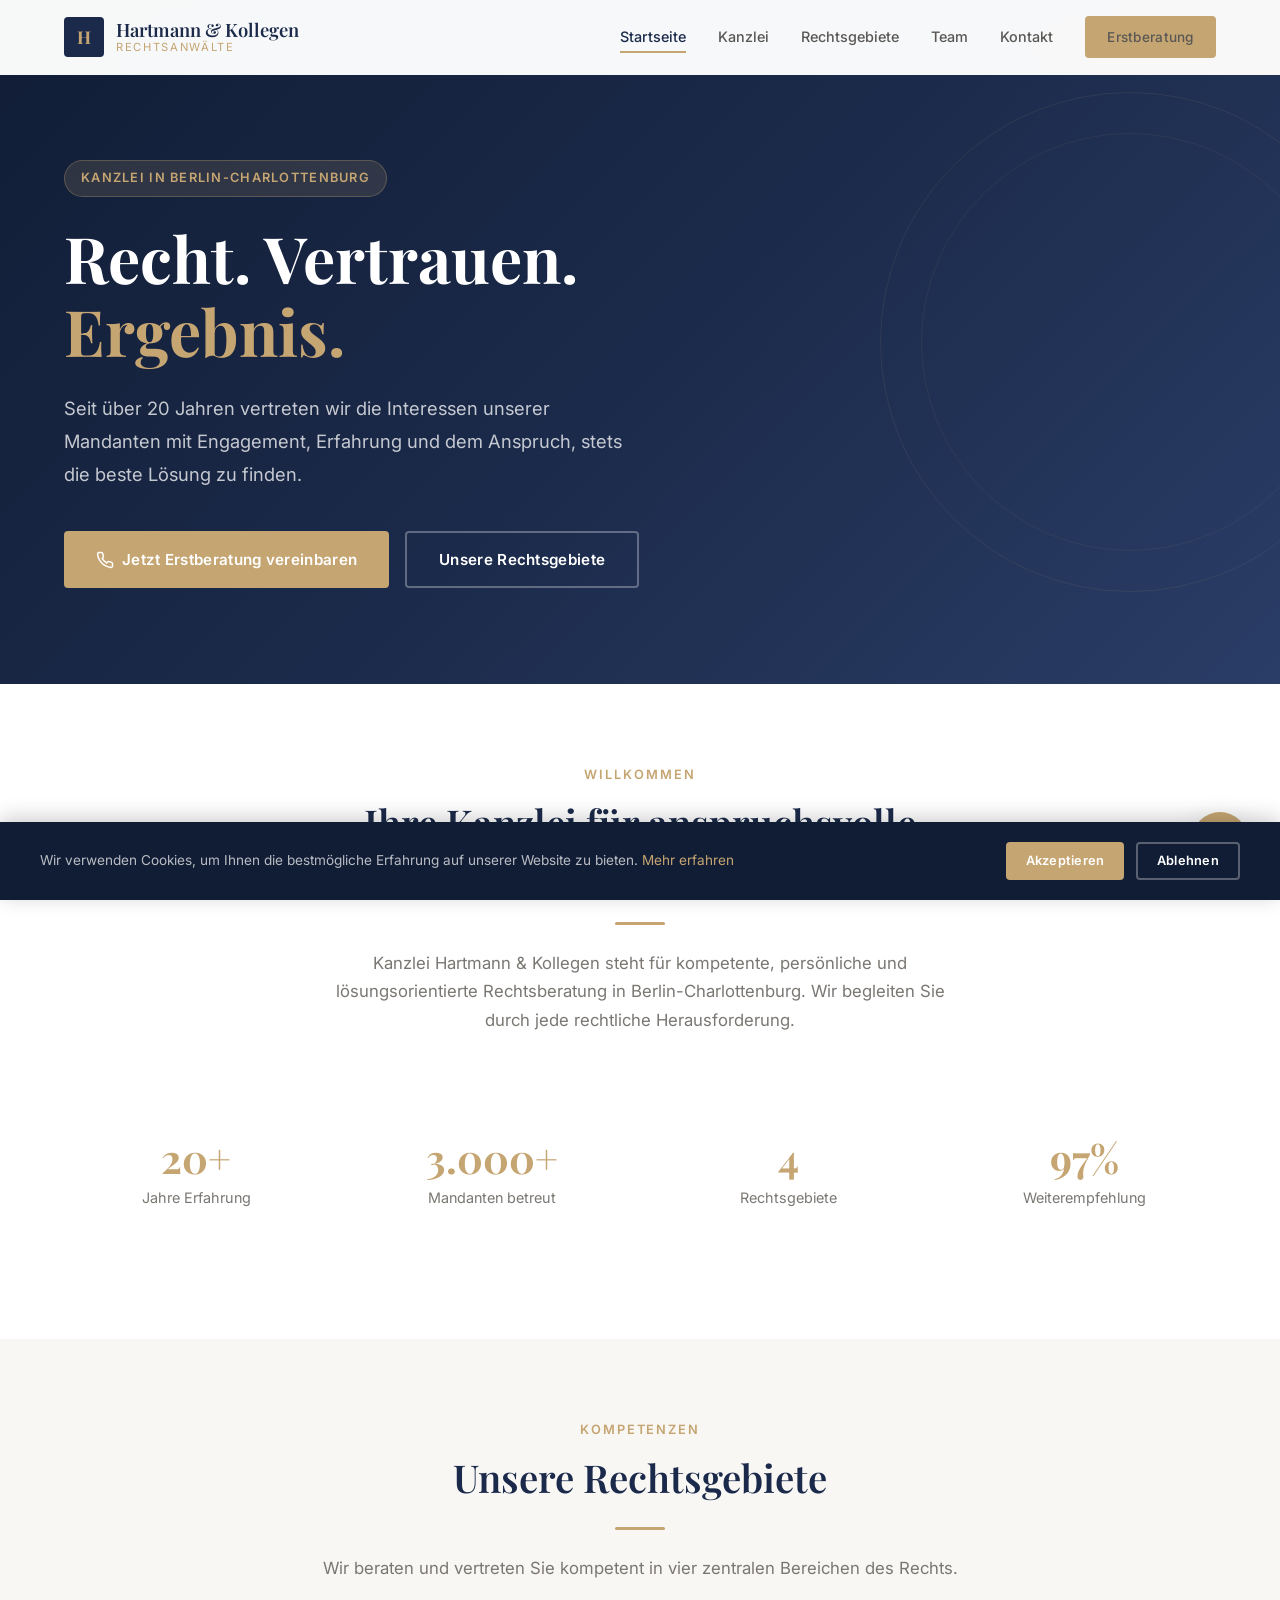
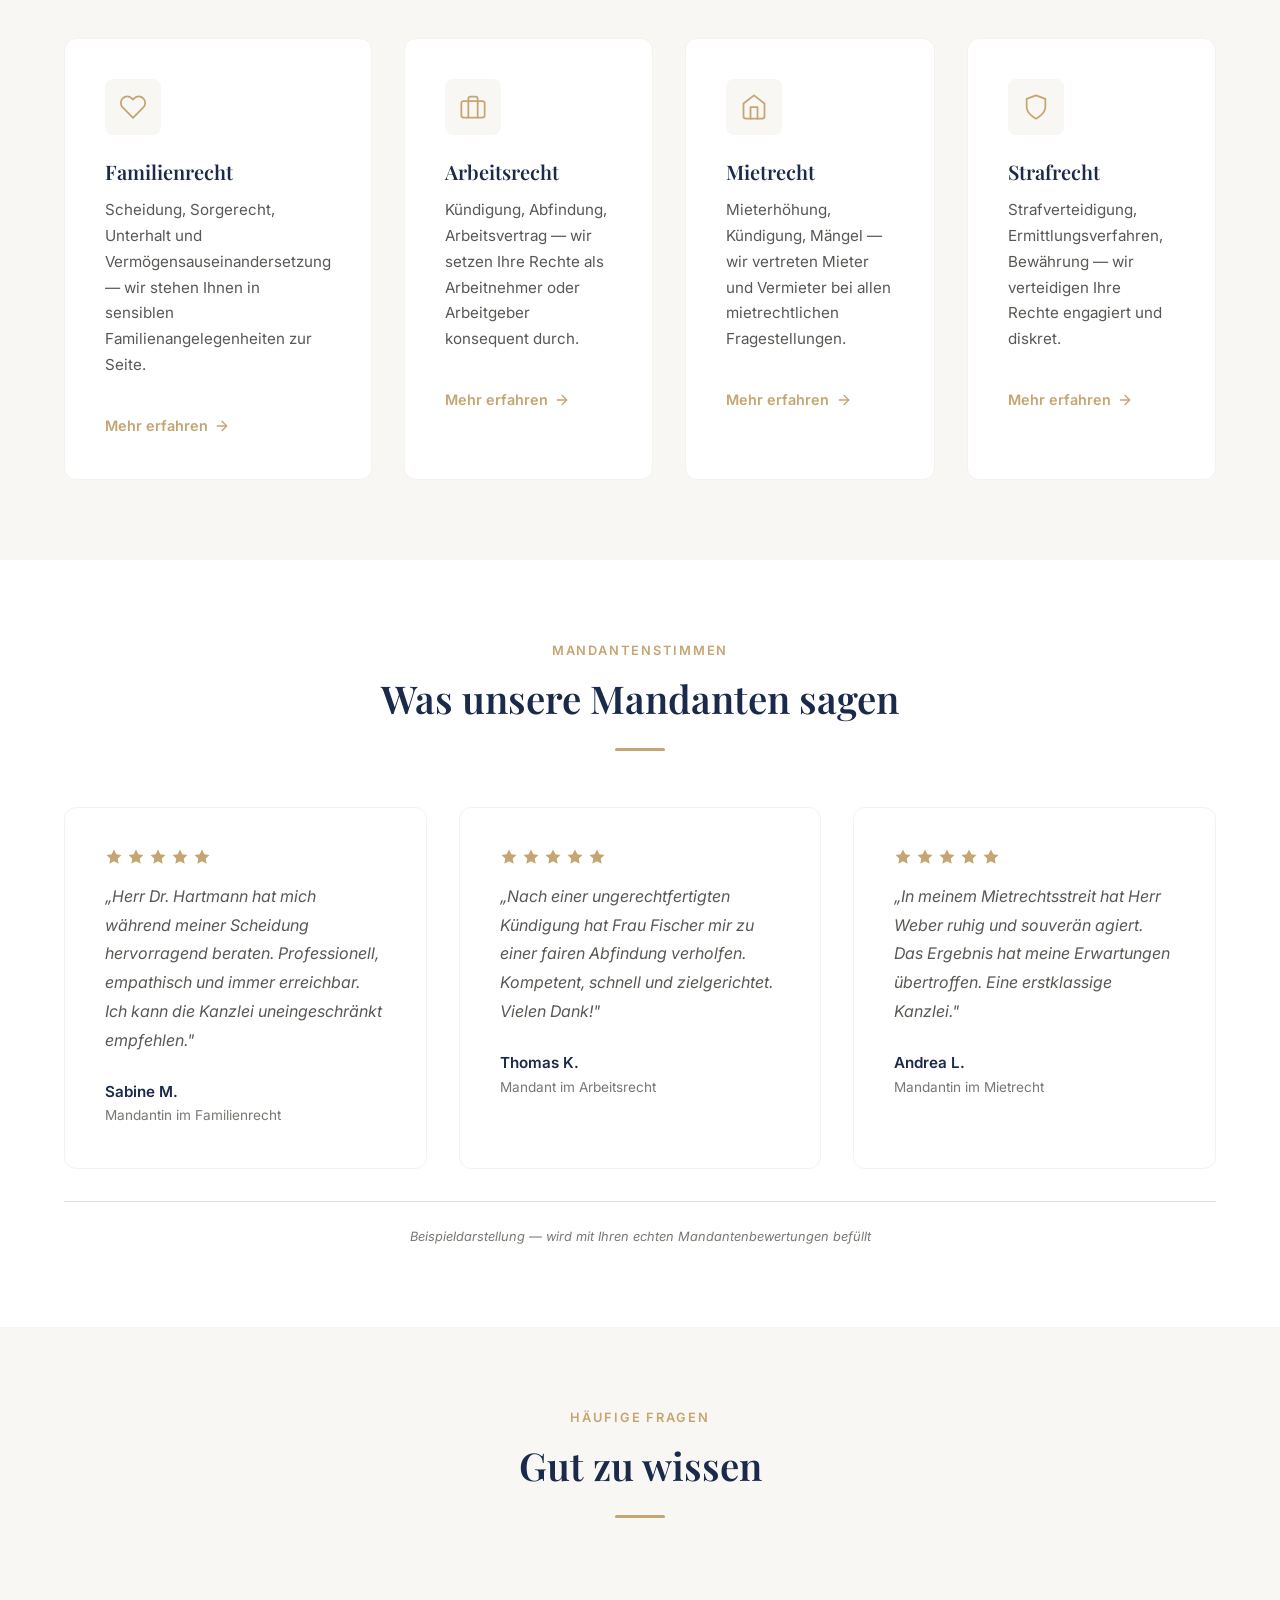
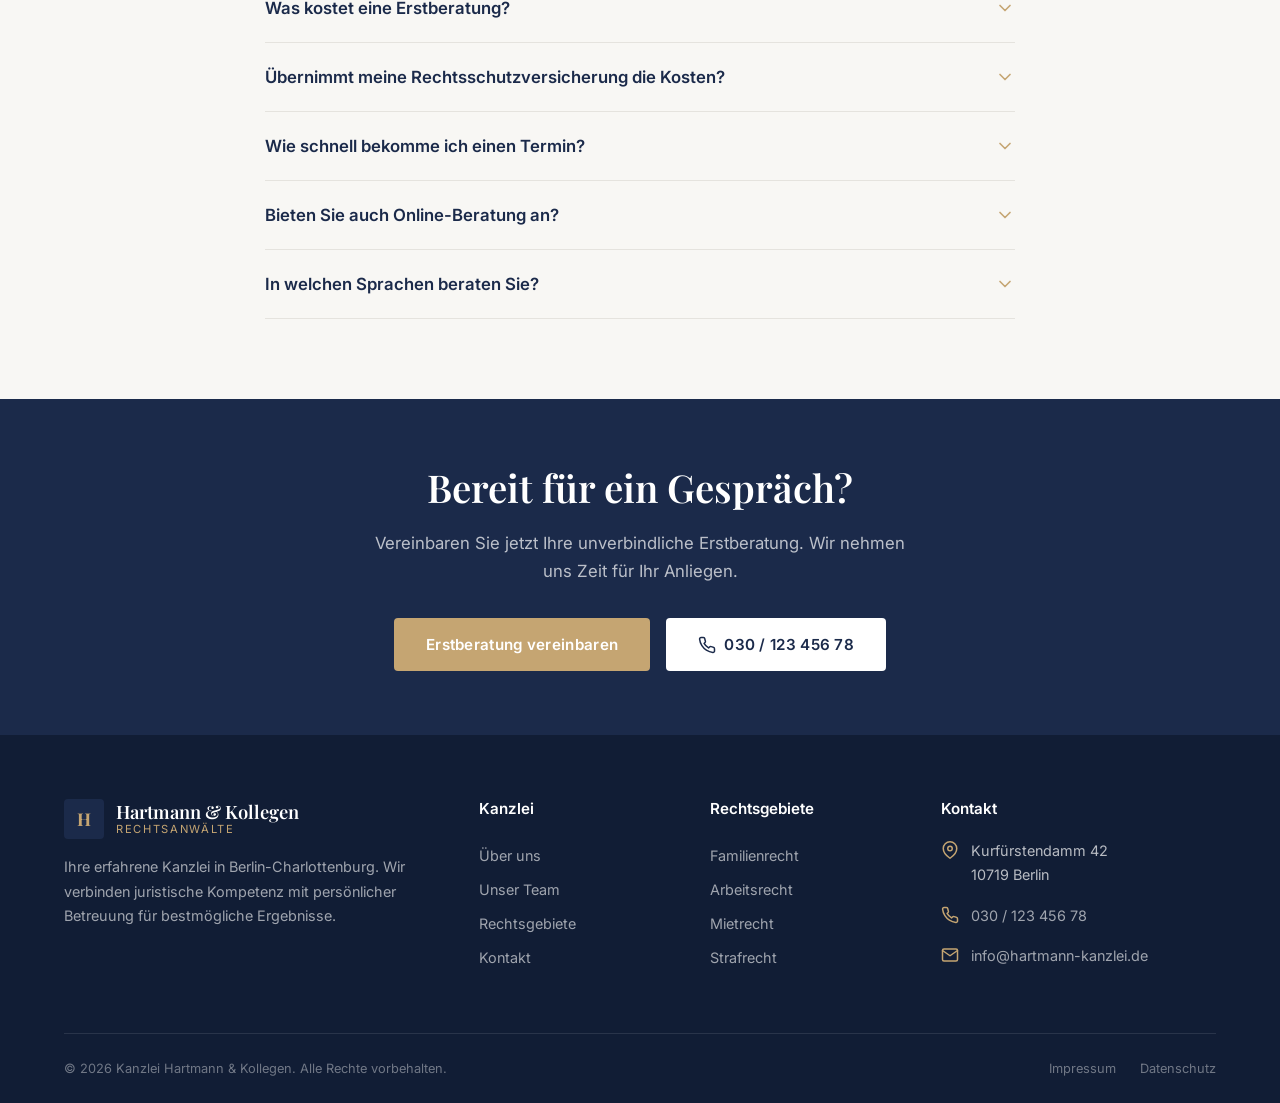
<file: index.html>
<!DOCTYPE html>
<html lang="de">
<head>
  <meta charset="UTF-8">
  <meta name="viewport" content="width=device-width, initial-scale=1.0">
  <title>Kanzlei Hartmann & Kollegen — Rechtsanwälte in Berlin-Charlottenburg</title>
  <meta name="description" content="Kanzlei Hartmann & Kollegen — Ihre erfahrenen Rechtsanwälte in Berlin-Charlottenburg. Spezialisiert auf Familienrecht, Arbeitsrecht, Mietrecht und Strafrecht.">
  <meta name="keywords" content="Rechtsanwalt Berlin, Kanzlei Charlottenburg, Familienrecht, Arbeitsrecht, Mietrecht, Strafrecht">
  <link rel="stylesheet" href="styles.css">
</head>
<body>

  <!-- Header -->
  <header class="header">
    <div class="header-inner">
      <a href="index.html" class="logo">
        <div class="logo-icon">H</div>
        <div class="logo-text">
          Hartmann & Kollegen
          <span>Rechtsanwälte</span>
        </div>
      </a>
      <nav class="nav">
        <a href="index.html">Startseite</a>
        <a href="kanzlei.html">Kanzlei</a>
        <a href="rechtsgebiete.html">Rechtsgebiete</a>
        <a href="team.html">Team</a>
        <a href="kontakt.html">Kontakt</a>
        <a href="kontakt.html" class="btn btn-gold">Erstberatung</a>
      </nav>
      <button class="menu-toggle" aria-label="Menü öffnen">
        <span></span><span></span><span></span>
      </button>
    </div>
  </header>

  <!-- Hero -->
  <section class="hero">
    <div class="container">
      <div class="hero-content">
        <div class="hero-badge">Kanzlei in Berlin-Charlottenburg</div>
        <h1>Recht. Vertrauen.<br><span class="gold">Ergebnis.</span></h1>
        <p>Seit über 20 Jahren vertreten wir die Interessen unserer Mandanten mit Engagement, Erfahrung und dem Anspruch, stets die beste Lösung zu finden.</p>
        <div class="hero-buttons">
          <a href="kontakt.html" class="btn btn-gold">
            <svg xmlns="http://www.w3.org/2000/svg" width="18" height="18" viewBox="0 0 24 24" fill="none" stroke="currentColor" stroke-width="2" stroke-linecap="round" stroke-linejoin="round"><path d="M22 16.92v3a2 2 0 0 1-2.18 2 19.79 19.79 0 0 1-8.63-3.07 19.5 19.5 0 0 1-6-6 19.79 19.79 0 0 1-3.07-8.67A2 2 0 0 1 4.11 2h3a2 2 0 0 1 2 1.72c.127.96.361 1.903.7 2.81a2 2 0 0 1-.45 2.11L8.09 9.91a16 16 0 0 0 6 6l1.27-1.27a2 2 0 0 1 2.11-.45c.907.339 1.85.573 2.81.7A2 2 0 0 1 22 16.92z"/></svg>
            Jetzt Erstberatung vereinbaren
          </a>
          <a href="rechtsgebiete.html" class="btn btn-outline" style="border-color:rgba(255,255,255,.3);color:#fff;">
            Unsere Rechtsgebiete
          </a>
        </div>
      </div>
    </div>
    <div class="hero-decoration"></div>
  </section>

  <!-- Kurzvorstellung -->
  <section class="section">
    <div class="container">
      <div class="section-header fade-in">
        <span class="overline">Willkommen</span>
        <h2>Ihre Kanzlei für anspruchsvolle Rechtsfragen</h2>
        <div class="divider"></div>
        <p>Kanzlei Hartmann & Kollegen steht für kompetente, persönliche und lösungsorientierte Rechtsberatung in Berlin-Charlottenburg. Wir begleiten Sie durch jede rechtliche Herausforderung.</p>
      </div>

      <!-- Stats -->
      <div class="stats-row fade-in">
        <div class="stat-item">
          <div class="stat-number">20+</div>
          <div class="stat-label">Jahre Erfahrung</div>
        </div>
        <div class="stat-item">
          <div class="stat-number">3.000+</div>
          <div class="stat-label">Mandanten betreut</div>
        </div>
        <div class="stat-item">
          <div class="stat-number">4</div>
          <div class="stat-label">Rechtsgebiete</div>
        </div>
        <div class="stat-item">
          <div class="stat-number">97%</div>
          <div class="stat-label">Weiterempfehlung</div>
        </div>
      </div>
    </div>
  </section>

  <!-- Rechtsgebiete -->
  <section class="section section-bg">
    <div class="container">
      <div class="section-header fade-in">
        <span class="overline">Kompetenzen</span>
        <h2>Unsere Rechtsgebiete</h2>
        <div class="divider"></div>
        <p>Wir beraten und vertreten Sie kompetent in vier zentralen Bereichen des Rechts.</p>
      </div>

      <div class="grid-4">
        <!-- Familienrecht -->
        <div class="card fade-in fade-in-delay-1">
          <div class="card-icon">
            <svg xmlns="http://www.w3.org/2000/svg" viewBox="0 0 24 24" fill="none" stroke="currentColor" stroke-width="1.5" stroke-linecap="round" stroke-linejoin="round"><path d="M20.84 4.61a5.5 5.5 0 0 0-7.78 0L12 5.67l-1.06-1.06a5.5 5.5 0 0 0-7.78 7.78l1.06 1.06L12 21.23l7.78-7.78 1.06-1.06a5.5 5.5 0 0 0 0-7.78z"/></svg>
          </div>
          <h3>Familienrecht</h3>
          <p>Scheidung, Sorgerecht, Unterhalt und Vermögensauseinandersetzung — wir stehen Ihnen in sensiblen Familienangelegenheiten zur Seite.</p>
          <a href="familienrecht.html" class="card-link">
            Mehr erfahren
            <svg xmlns="http://www.w3.org/2000/svg" width="16" height="16" viewBox="0 0 24 24" fill="none" stroke="currentColor" stroke-width="2" stroke-linecap="round" stroke-linejoin="round"><line x1="5" y1="12" x2="19" y2="12"/><polyline points="12 5 19 12 12 19"/></svg>
          </a>
        </div>

        <!-- Arbeitsrecht -->
        <div class="card fade-in fade-in-delay-2">
          <div class="card-icon">
            <svg xmlns="http://www.w3.org/2000/svg" viewBox="0 0 24 24" fill="none" stroke="currentColor" stroke-width="1.5" stroke-linecap="round" stroke-linejoin="round"><rect x="2" y="7" width="20" height="14" rx="2" ry="2"/><path d="M16 21V5a2 2 0 0 0-2-2h-4a2 2 0 0 0-2 2v16"/></svg>
          </div>
          <h3>Arbeitsrecht</h3>
          <p>Kündigung, Abfindung, Arbeitsvertrag — wir setzen Ihre Rechte als Arbeitnehmer oder Arbeitgeber konsequent durch.</p>
          <a href="arbeitsrecht.html" class="card-link">
            Mehr erfahren
            <svg xmlns="http://www.w3.org/2000/svg" width="16" height="16" viewBox="0 0 24 24" fill="none" stroke="currentColor" stroke-width="2" stroke-linecap="round" stroke-linejoin="round"><line x1="5" y1="12" x2="19" y2="12"/><polyline points="12 5 19 12 12 19"/></svg>
          </a>
        </div>

        <!-- Mietrecht -->
        <div class="card fade-in fade-in-delay-3">
          <div class="card-icon">
            <svg xmlns="http://www.w3.org/2000/svg" viewBox="0 0 24 24" fill="none" stroke="currentColor" stroke-width="1.5" stroke-linecap="round" stroke-linejoin="round"><path d="M3 9l9-7 9 7v11a2 2 0 0 1-2 2H5a2 2 0 0 1-2-2z"/><polyline points="9 22 9 12 15 12 15 22"/></svg>
          </div>
          <h3>Mietrecht</h3>
          <p>Mieterhöhung, Kündigung, Mängel — wir vertreten Mieter und Vermieter bei allen mietrechtlichen Fragestellungen.</p>
          <a href="mietrecht.html" class="card-link">
            Mehr erfahren
            <svg xmlns="http://www.w3.org/2000/svg" width="16" height="16" viewBox="0 0 24 24" fill="none" stroke="currentColor" stroke-width="2" stroke-linecap="round" stroke-linejoin="round"><line x1="5" y1="12" x2="19" y2="12"/><polyline points="12 5 19 12 12 19"/></svg>
          </a>
        </div>

        <!-- Strafrecht -->
        <div class="card fade-in fade-in-delay-4">
          <div class="card-icon">
            <svg xmlns="http://www.w3.org/2000/svg" viewBox="0 0 24 24" fill="none" stroke="currentColor" stroke-width="1.5" stroke-linecap="round" stroke-linejoin="round"><path d="M12 22s8-4 8-10V5l-8-3-8 3v7c0 6 8 10 8 10z"/></svg>
          </div>
          <h3>Strafrecht</h3>
          <p>Strafverteidigung, Ermittlungsverfahren, Bewährung — wir verteidigen Ihre Rechte engagiert und diskret.</p>
          <a href="strafrecht.html" class="card-link">
            Mehr erfahren
            <svg xmlns="http://www.w3.org/2000/svg" width="16" height="16" viewBox="0 0 24 24" fill="none" stroke="currentColor" stroke-width="2" stroke-linecap="round" stroke-linejoin="round"><line x1="5" y1="12" x2="19" y2="12"/><polyline points="12 5 19 12 12 19"/></svg>
          </a>
        </div>
      </div>
    </div>
  </section>

  <!-- Bewertungen -->
  <section class="section">
    <div class="container">
      <div class="section-header fade-in">
        <span class="overline">Mandantenstimmen</span>
        <h2>Was unsere Mandanten sagen</h2>
        <div class="divider"></div>
      </div>

      <div class="grid-3">
        <div class="testimonial fade-in fade-in-delay-1">
          <div class="testimonial-stars">
            <svg viewBox="0 0 24 24"><polygon points="12 2 15.09 8.26 22 9.27 17 14.14 18.18 21.02 12 17.77 5.82 21.02 7 14.14 2 9.27 8.91 8.26 12 2"/></svg>
            <svg viewBox="0 0 24 24"><polygon points="12 2 15.09 8.26 22 9.27 17 14.14 18.18 21.02 12 17.77 5.82 21.02 7 14.14 2 9.27 8.91 8.26 12 2"/></svg>
            <svg viewBox="0 0 24 24"><polygon points="12 2 15.09 8.26 22 9.27 17 14.14 18.18 21.02 12 17.77 5.82 21.02 7 14.14 2 9.27 8.91 8.26 12 2"/></svg>
            <svg viewBox="0 0 24 24"><polygon points="12 2 15.09 8.26 22 9.27 17 14.14 18.18 21.02 12 17.77 5.82 21.02 7 14.14 2 9.27 8.91 8.26 12 2"/></svg>
            <svg viewBox="0 0 24 24"><polygon points="12 2 15.09 8.26 22 9.27 17 14.14 18.18 21.02 12 17.77 5.82 21.02 7 14.14 2 9.27 8.91 8.26 12 2"/></svg>
          </div>
          <p class="testimonial-text">„Herr Dr. Hartmann hat mich während meiner Scheidung hervorragend beraten. Professionell, empathisch und immer erreichbar. Ich kann die Kanzlei uneingeschränkt empfehlen."</p>
          <div class="testimonial-author">Sabine M.</div>
          <div class="testimonial-role">Mandantin im Familienrecht</div>
        </div>

        <div class="testimonial fade-in fade-in-delay-2">
          <div class="testimonial-stars">
            <svg viewBox="0 0 24 24"><polygon points="12 2 15.09 8.26 22 9.27 17 14.14 18.18 21.02 12 17.77 5.82 21.02 7 14.14 2 9.27 8.91 8.26 12 2"/></svg>
            <svg viewBox="0 0 24 24"><polygon points="12 2 15.09 8.26 22 9.27 17 14.14 18.18 21.02 12 17.77 5.82 21.02 7 14.14 2 9.27 8.91 8.26 12 2"/></svg>
            <svg viewBox="0 0 24 24"><polygon points="12 2 15.09 8.26 22 9.27 17 14.14 18.18 21.02 12 17.77 5.82 21.02 7 14.14 2 9.27 8.91 8.26 12 2"/></svg>
            <svg viewBox="0 0 24 24"><polygon points="12 2 15.09 8.26 22 9.27 17 14.14 18.18 21.02 12 17.77 5.82 21.02 7 14.14 2 9.27 8.91 8.26 12 2"/></svg>
            <svg viewBox="0 0 24 24"><polygon points="12 2 15.09 8.26 22 9.27 17 14.14 18.18 21.02 12 17.77 5.82 21.02 7 14.14 2 9.27 8.91 8.26 12 2"/></svg>
          </div>
          <p class="testimonial-text">„Nach einer ungerechtfertigten Kündigung hat Frau Fischer mir zu einer fairen Abfindung verholfen. Kompetent, schnell und zielgerichtet. Vielen Dank!"</p>
          <div class="testimonial-author">Thomas K.</div>
          <div class="testimonial-role">Mandant im Arbeitsrecht</div>
        </div>

        <div class="testimonial fade-in fade-in-delay-3">
          <div class="testimonial-stars">
            <svg viewBox="0 0 24 24"><polygon points="12 2 15.09 8.26 22 9.27 17 14.14 18.18 21.02 12 17.77 5.82 21.02 7 14.14 2 9.27 8.91 8.26 12 2"/></svg>
            <svg viewBox="0 0 24 24"><polygon points="12 2 15.09 8.26 22 9.27 17 14.14 18.18 21.02 12 17.77 5.82 21.02 7 14.14 2 9.27 8.91 8.26 12 2"/></svg>
            <svg viewBox="0 0 24 24"><polygon points="12 2 15.09 8.26 22 9.27 17 14.14 18.18 21.02 12 17.77 5.82 21.02 7 14.14 2 9.27 8.91 8.26 12 2"/></svg>
            <svg viewBox="0 0 24 24"><polygon points="12 2 15.09 8.26 22 9.27 17 14.14 18.18 21.02 12 17.77 5.82 21.02 7 14.14 2 9.27 8.91 8.26 12 2"/></svg>
            <svg viewBox="0 0 24 24"><polygon points="12 2 15.09 8.26 22 9.27 17 14.14 18.18 21.02 12 17.77 5.82 21.02 7 14.14 2 9.27 8.91 8.26 12 2"/></svg>
          </div>
          <p class="testimonial-text">„In meinem Mietrechtsstreit hat Herr Weber ruhig und souverän agiert. Das Ergebnis hat meine Erwartungen übertroffen. Eine erstklassige Kanzlei."</p>
          <div class="testimonial-author">Andrea L.</div>
          <div class="testimonial-role">Mandantin im Mietrecht</div>
        </div>
      </div>

      <p class="testimonial-note fade-in">Beispieldarstellung — wird mit Ihren echten Mandantenbewertungen befüllt</p>
    </div>
  </section>

  <!-- FAQ -->
  <section class="section section-bg">
    <div class="container">
      <div class="section-header fade-in">
        <span class="overline">Häufige Fragen</span>
        <h2>Gut zu wissen</h2>
        <div class="divider"></div>
      </div>

      <div style="max-width:750px;margin:0 auto;" class="fade-in">
        <div class="faq-item">
          <button class="faq-question">
            Was kostet eine Erstberatung?
            <svg xmlns="http://www.w3.org/2000/svg" viewBox="0 0 24 24" fill="none" stroke="currentColor" stroke-width="2" stroke-linecap="round" stroke-linejoin="round"><polyline points="6 9 12 15 18 9"/></svg>
          </button>
          <div class="faq-answer">
            <p>Eine Erstberatung für Verbraucher ist gesetzlich auf maximal 190,00 EUR zzgl. MwSt. begrenzt. In vielen Fällen übernimmt Ihre Rechtsschutzversicherung die Kosten. Kontaktieren Sie uns gerne für eine unverbindliche Auskunft.</p>
          </div>
        </div>

        <div class="faq-item">
          <button class="faq-question">
            Übernimmt meine Rechtsschutzversicherung die Kosten?
            <svg xmlns="http://www.w3.org/2000/svg" viewBox="0 0 24 24" fill="none" stroke="currentColor" stroke-width="2" stroke-linecap="round" stroke-linejoin="round"><polyline points="6 9 12 15 18 9"/></svg>
          </button>
          <div class="faq-answer">
            <p>In vielen Fällen ja. Wir prüfen gerne vorab für Sie, ob Ihre Rechtsschutzversicherung die Kosten für Ihre Angelegenheit übernimmt und holen eine Deckungszusage ein.</p>
          </div>
        </div>

        <div class="faq-item">
          <button class="faq-question">
            Wie schnell bekomme ich einen Termin?
            <svg xmlns="http://www.w3.org/2000/svg" viewBox="0 0 24 24" fill="none" stroke="currentColor" stroke-width="2" stroke-linecap="round" stroke-linejoin="round"><polyline points="6 9 12 15 18 9"/></svg>
          </button>
          <div class="faq-answer">
            <p>In der Regel können wir Ihnen innerhalb von 48 Stunden einen Beratungstermin anbieten. In dringenden Fällen, etwa bei strafrechtlichen Angelegenheiten, sind wir auch kurzfristig für Sie da.</p>
          </div>
        </div>

        <div class="faq-item">
          <button class="faq-question">
            Bieten Sie auch Online-Beratung an?
            <svg xmlns="http://www.w3.org/2000/svg" viewBox="0 0 24 24" fill="none" stroke="currentColor" stroke-width="2" stroke-linecap="round" stroke-linejoin="round"><polyline points="6 9 12 15 18 9"/></svg>
          </button>
          <div class="faq-answer">
            <p>Ja, wir bieten Beratungsgespräche auch per Videocall oder Telefon an. So können wir Sie unabhängig von Ihrem Standort kompetent beraten.</p>
          </div>
        </div>

        <div class="faq-item">
          <button class="faq-question">
            In welchen Sprachen beraten Sie?
            <svg xmlns="http://www.w3.org/2000/svg" viewBox="0 0 24 24" fill="none" stroke="currentColor" stroke-width="2" stroke-linecap="round" stroke-linejoin="round"><polyline points="6 9 12 15 18 9"/></svg>
          </button>
          <div class="faq-answer">
            <p>Unsere Beratung erfolgt auf Deutsch und Englisch. Für weitere Sprachen arbeiten wir mit vereidigten Dolmetschern zusammen.</p>
          </div>
        </div>
      </div>
    </div>
  </section>

  <!-- CTA -->
  <section class="cta-section">
    <div class="container fade-in">
      <h2>Bereit für ein Gespräch?</h2>
      <p>Vereinbaren Sie jetzt Ihre unverbindliche Erstberatung. Wir nehmen uns Zeit für Ihr Anliegen.</p>
      <div class="cta-buttons">
        <a href="kontakt.html" class="btn btn-gold">Erstberatung vereinbaren</a>
        <a href="tel:+493012345678" class="btn btn-white">
          <svg xmlns="http://www.w3.org/2000/svg" width="18" height="18" viewBox="0 0 24 24" fill="none" stroke="currentColor" stroke-width="2" stroke-linecap="round" stroke-linejoin="round"><path d="M22 16.92v3a2 2 0 0 1-2.18 2 19.79 19.79 0 0 1-8.63-3.07 19.5 19.5 0 0 1-6-6 19.79 19.79 0 0 1-3.07-8.67A2 2 0 0 1 4.11 2h3a2 2 0 0 1 2 1.72c.127.96.361 1.903.7 2.81a2 2 0 0 1-.45 2.11L8.09 9.91a16 16 0 0 0 6 6l1.27-1.27a2 2 0 0 1 2.11-.45c.907.339 1.85.573 2.81.7A2 2 0 0 1 22 16.92z"/></svg>
          030 / 123 456 78
        </a>
      </div>
    </div>
  </section>

  <!-- Footer -->
  <footer class="footer">
    <div class="container">
      <div class="footer-grid">
        <div class="footer-about">
          <a href="index.html" class="logo" style="margin-bottom:1rem;">
            <div class="logo-icon">H</div>
            <div class="logo-text" style="color:#fff;">
              Hartmann & Kollegen
              <span>Rechtsanwälte</span>
            </div>
          </a>
          <p>Ihre erfahrene Kanzlei in Berlin-Charlottenburg. Wir verbinden juristische Kompetenz mit persönlicher Betreuung für bestmögliche Ergebnisse.</p>
        </div>

        <div class="footer-links">
          <h4>Kanzlei</h4>
          <a href="kanzlei.html">Über uns</a>
          <a href="team.html">Unser Team</a>
          <a href="rechtsgebiete.html">Rechtsgebiete</a>
          <a href="kontakt.html">Kontakt</a>
        </div>

        <div class="footer-links">
          <h4>Rechtsgebiete</h4>
          <a href="familienrecht.html">Familienrecht</a>
          <a href="arbeitsrecht.html">Arbeitsrecht</a>
          <a href="mietrecht.html">Mietrecht</a>
          <a href="strafrecht.html">Strafrecht</a>
        </div>

        <div>
          <h4>Kontakt</h4>
          <div class="footer-contact-item">
            <svg xmlns="http://www.w3.org/2000/svg" viewBox="0 0 24 24" fill="none" stroke="currentColor" stroke-width="2" stroke-linecap="round" stroke-linejoin="round"><path d="M21 10c0 7-9 13-9 13s-9-6-9-13a9 9 0 0 1 18 0z"/><circle cx="12" cy="10" r="3"/></svg>
            <div>Kurfürstendamm 42<br>10719 Berlin</div>
          </div>
          <div class="footer-contact-item">
            <svg xmlns="http://www.w3.org/2000/svg" viewBox="0 0 24 24" fill="none" stroke="currentColor" stroke-width="2" stroke-linecap="round" stroke-linejoin="round"><path d="M22 16.92v3a2 2 0 0 1-2.18 2 19.79 19.79 0 0 1-8.63-3.07 19.5 19.5 0 0 1-6-6 19.79 19.79 0 0 1-3.07-8.67A2 2 0 0 1 4.11 2h3a2 2 0 0 1 2 1.72c.127.96.361 1.903.7 2.81a2 2 0 0 1-.45 2.11L8.09 9.91a16 16 0 0 0 6 6l1.27-1.27a2 2 0 0 1 2.11-.45c.907.339 1.85.573 2.81.7A2 2 0 0 1 22 16.92z"/></svg>
            <a href="tel:+493012345678">030 / 123 456 78</a>
          </div>
          <div class="footer-contact-item">
            <svg xmlns="http://www.w3.org/2000/svg" viewBox="0 0 24 24" fill="none" stroke="currentColor" stroke-width="2" stroke-linecap="round" stroke-linejoin="round"><path d="M4 4h16c1.1 0 2 .9 2 2v12c0 1.1-.9 2-2 2H4c-1.1 0-2-.9-2-2V6c0-1.1.9-2 2-2z"/><polyline points="22,6 12,13 2,6"/></svg>
            <a href="mailto:info@hartmann-kanzlei.de">info@hartmann-kanzlei.de</a>
          </div>
        </div>
      </div>

      <div class="footer-bottom">
        <span>&copy; 2026 Kanzlei Hartmann & Kollegen. Alle Rechte vorbehalten.</span>
        <div class="footer-legal">
          <a href="impressum.html">Impressum</a>
          <a href="datenschutz.html">Datenschutz</a>
        </div>
      </div>
    </div>
  </footer>

  <!-- Callback Button -->
  <a href="tel:+493012345678" class="callback-btn" aria-label="Jetzt anrufen">
    <svg xmlns="http://www.w3.org/2000/svg" viewBox="0 0 24 24" fill="none" stroke="currentColor" stroke-width="2" stroke-linecap="round" stroke-linejoin="round"><path d="M22 16.92v3a2 2 0 0 1-2.18 2 19.79 19.79 0 0 1-8.63-3.07 19.5 19.5 0 0 1-6-6 19.79 19.79 0 0 1-3.07-8.67A2 2 0 0 1 4.11 2h3a2 2 0 0 1 2 1.72c.127.96.361 1.903.7 2.81a2 2 0 0 1-.45 2.11L8.09 9.91a16 16 0 0 0 6 6l1.27-1.27a2 2 0 0 1 2.11-.45c.907.339 1.85.573 2.81.7A2 2 0 0 1 22 16.92z"/></svg>
  </a>

  <!-- Cookie Banner -->
  <div class="cookie-banner">
    <div class="cookie-inner">
      <p>Wir verwenden Cookies, um Ihnen die bestmögliche Erfahrung auf unserer Website zu bieten. <a href="datenschutz.html">Mehr erfahren</a></p>
      <div class="cookie-buttons">
        <button class="btn btn-gold cookie-accept">Akzeptieren</button>
        <button class="btn btn-outline cookie-decline" style="border-color:rgba(255,255,255,.3);color:#fff;">Ablehnen</button>
      </div>
    </div>
  </div>

  <script src="main.js"></script>
</body>
</html>
</file>
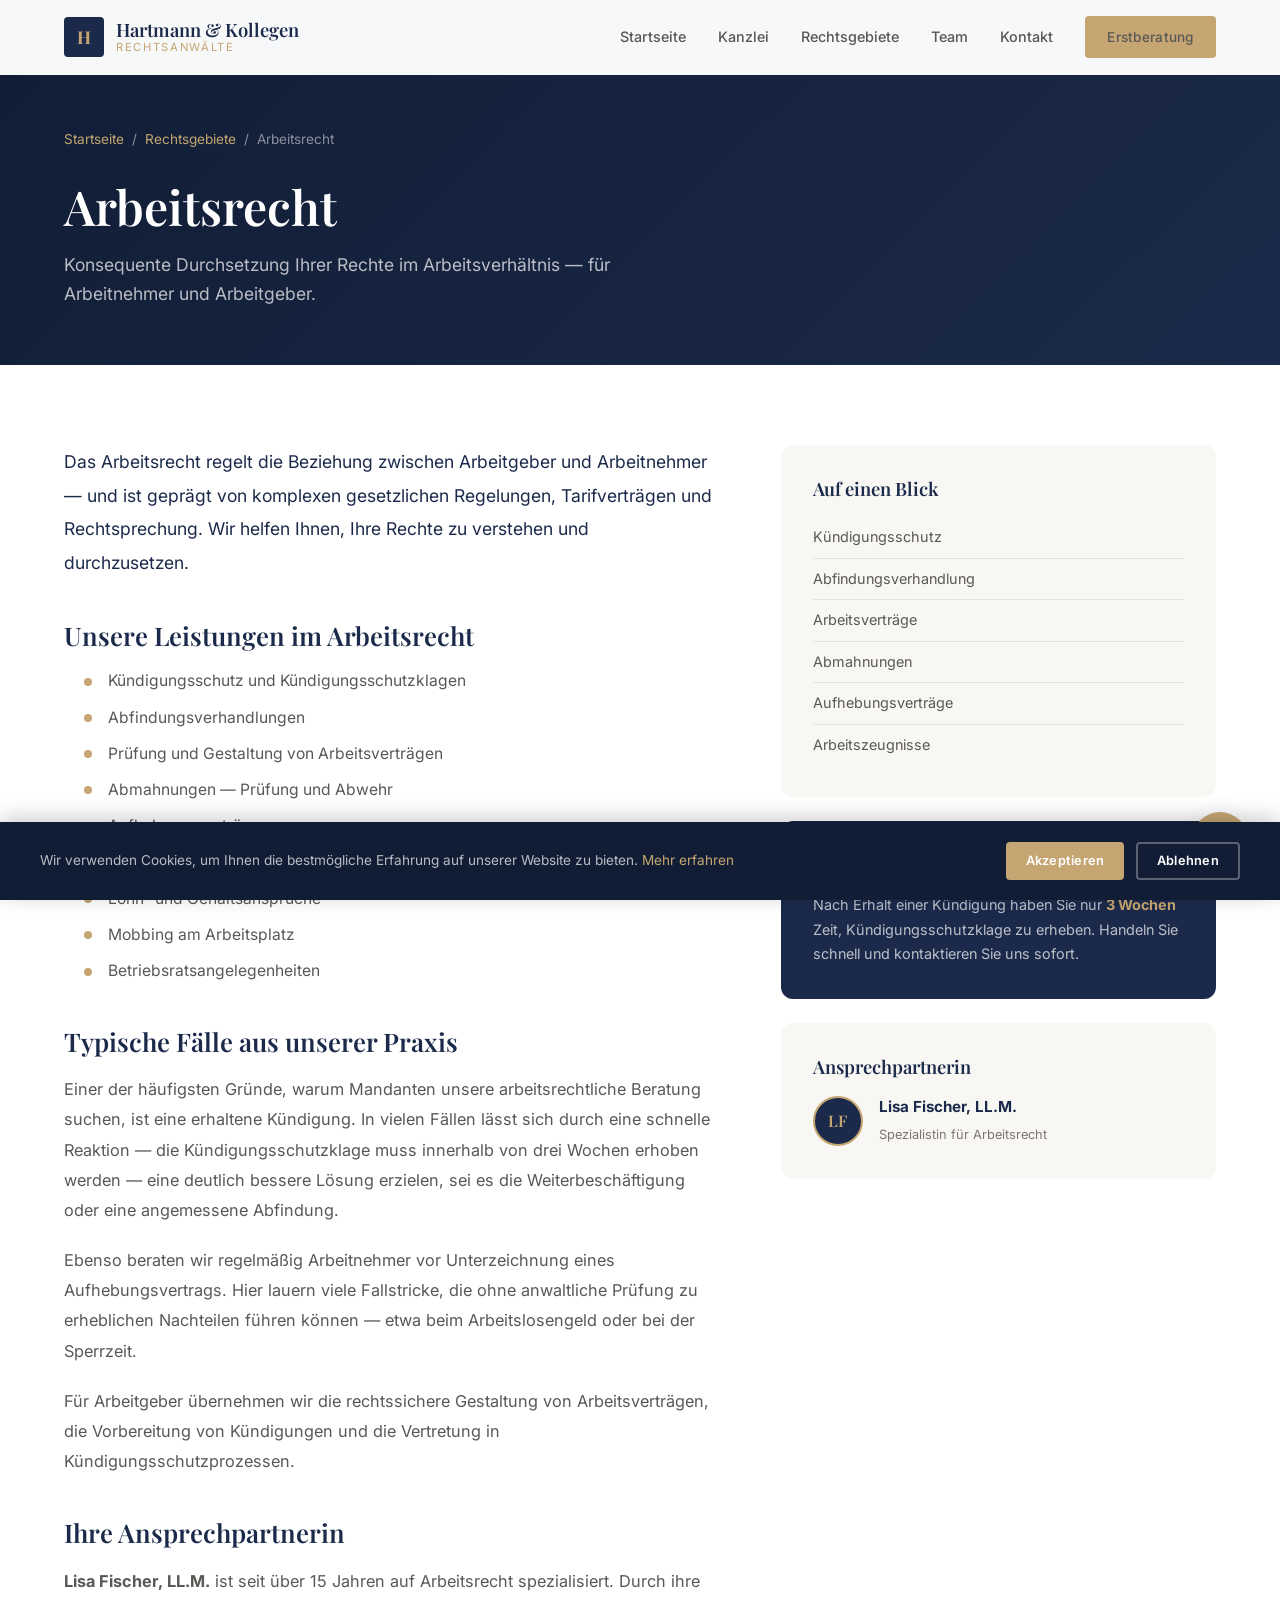
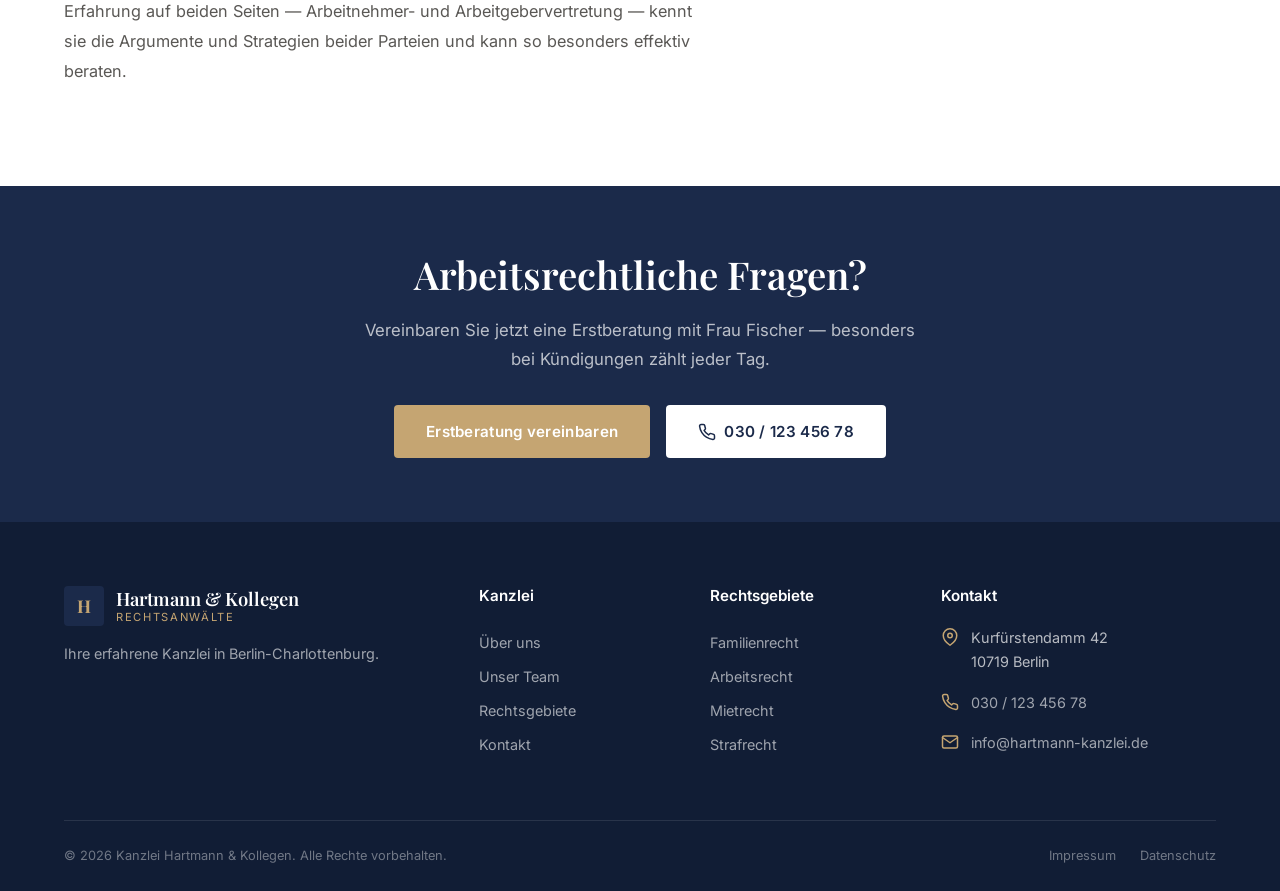
<file: arbeitsrecht.html>
<!DOCTYPE html>
<html lang="de">
<head>
  <meta charset="UTF-8">
  <meta name="viewport" content="width=device-width, initial-scale=1.0">
  <title>Arbeitsrecht — Hartmann & Kollegen | Rechtsanwälte Berlin</title>
  <meta name="description" content="Arbeitsrecht in Berlin: Kündigung, Abfindung, Arbeitsvertrag. Kanzlei Hartmann & Kollegen vertritt Arbeitnehmer und Arbeitgeber.">
  <link rel="stylesheet" href="styles.css">
</head>
<body>

  <header class="header">
    <div class="header-inner">
      <a href="index.html" class="logo"><div class="logo-icon">H</div><div class="logo-text">Hartmann & Kollegen<span>Rechtsanwälte</span></div></a>
      <nav class="nav">
        <a href="index.html">Startseite</a><a href="kanzlei.html">Kanzlei</a><a href="rechtsgebiete.html">Rechtsgebiete</a><a href="team.html">Team</a><a href="kontakt.html">Kontakt</a>
        <a href="kontakt.html" class="btn btn-gold">Erstberatung</a>
      </nav>
      <button class="menu-toggle" aria-label="Menü öffnen"><span></span><span></span><span></span></button>
    </div>
  </header>

  <section class="page-hero">
    <div class="container">
      <div class="breadcrumb"><a href="index.html">Startseite</a><span>/</span><a href="rechtsgebiete.html">Rechtsgebiete</a><span>/</span><span>Arbeitsrecht</span></div>
      <h1>Arbeitsrecht</h1>
      <p>Konsequente Durchsetzung Ihrer Rechte im Arbeitsverhältnis — für Arbeitnehmer und Arbeitgeber.</p>
    </div>
  </section>

  <section class="section">
    <div class="container">
      <div class="grid-2 detail-grid">
        <div class="detail-content fade-in">
          <p style="font-size:1.1rem;line-height:1.9;color:var(--text-primary);">Das Arbeitsrecht regelt die Beziehung zwischen Arbeitgeber und Arbeitnehmer — und ist geprägt von komplexen gesetzlichen Regelungen, Tarifverträgen und Rechtsprechung. Wir helfen Ihnen, Ihre Rechte zu verstehen und durchzusetzen.</p>

          <h2>Unsere Leistungen im Arbeitsrecht</h2>
          <ul>
            <li>Kündigungsschutz und Kündigungsschutzklagen</li>
            <li>Abfindungsverhandlungen</li>
            <li>Prüfung und Gestaltung von Arbeitsverträgen</li>
            <li>Abmahnungen — Prüfung und Abwehr</li>
            <li>Aufhebungsverträge</li>
            <li>Arbeitszeugnisse</li>
            <li>Lohn- und Gehaltsansprüche</li>
            <li>Mobbing am Arbeitsplatz</li>
            <li>Betriebsratsangelegenheiten</li>
          </ul>

          <h2>Typische Fälle aus unserer Praxis</h2>
          <p>Einer der häufigsten Gründe, warum Mandanten unsere arbeitsrechtliche Beratung suchen, ist eine erhaltene Kündigung. In vielen Fällen lässt sich durch eine schnelle Reaktion — die Kündigungsschutzklage muss innerhalb von drei Wochen erhoben werden — eine deutlich bessere Lösung erzielen, sei es die Weiterbeschäftigung oder eine angemessene Abfindung.</p>
          <p>Ebenso beraten wir regelmäßig Arbeitnehmer vor Unterzeichnung eines Aufhebungsvertrags. Hier lauern viele Fallstricke, die ohne anwaltliche Prüfung zu erheblichen Nachteilen führen können — etwa beim Arbeitslosengeld oder bei der Sperrzeit.</p>
          <p>Für Arbeitgeber übernehmen wir die rechtssichere Gestaltung von Arbeitsverträgen, die Vorbereitung von Kündigungen und die Vertretung in Kündigungsschutzprozessen.</p>

          <h2>Ihre Ansprechpartnerin</h2>
          <p><strong>Lisa Fischer, LL.M.</strong> ist seit über 15 Jahren auf Arbeitsrecht spezialisiert. Durch ihre Erfahrung auf beiden Seiten — Arbeitnehmer- und Arbeitgebervertretung — kennt sie die Argumente und Strategien beider Parteien und kann so besonders effektiv beraten.</p>
        </div>

        <div class="detail-sidebar fade-in fade-in-delay-2">
          <div class="sidebar-card">
            <h4>Auf einen Blick</h4>
            <ul>
              <li>Kündigungsschutz</li>
              <li>Abfindungsverhandlung</li>
              <li>Arbeitsverträge</li>
              <li>Abmahnungen</li>
              <li>Aufhebungsverträge</li>
              <li>Arbeitszeugnisse</li>
            </ul>
          </div>

          <div class="sidebar-card" style="background:var(--navy);border-radius:var(--radius-lg);">
            <h4 style="color:var(--white);">Wichtig: 3-Wochen-Frist</h4>
            <p style="color:rgba(255,255,255,.7);font-size:.9rem;">Nach Erhalt einer Kündigung haben Sie nur <strong style="color:var(--gold);">3 Wochen</strong> Zeit, Kündigungsschutzklage zu erheben. Handeln Sie schnell und kontaktieren Sie uns sofort.</p>
          </div>

          <div class="sidebar-card">
            <h4>Ansprechpartnerin</h4>
            <div style="display:flex;align-items:center;gap:1rem;margin-top:1rem;">
              <div style="width:50px;height:50px;border-radius:50%;background:var(--navy);color:var(--gold);display:flex;align-items:center;justify-content:center;font-family:var(--font-heading);font-weight:600;font-size:1rem;border:2px solid var(--gold);">LF</div>
              <div>
                <strong style="display:block;font-size:.95rem;">Lisa Fischer, LL.M.</strong>
                <span style="font-size:.8rem;color:var(--text-light);">Spezialistin für Arbeitsrecht</span>
              </div>
            </div>
          </div>

        </div>
      </div>
    </div>
  </section>

  <section class="cta-section">
    <div class="container fade-in">
      <h2>Arbeitsrechtliche Fragen?</h2>
      <p>Vereinbaren Sie jetzt eine Erstberatung mit Frau Fischer — besonders bei Kündigungen zählt jeder Tag.</p>
      <div class="cta-buttons">
        <a href="kontakt.html" class="btn btn-gold">Erstberatung vereinbaren</a>
        <a href="tel:+493012345678" class="btn btn-white"><svg xmlns="http://www.w3.org/2000/svg" width="18" height="18" viewBox="0 0 24 24" fill="none" stroke="currentColor" stroke-width="2" stroke-linecap="round" stroke-linejoin="round"><path d="M22 16.92v3a2 2 0 0 1-2.18 2 19.79 19.79 0 0 1-8.63-3.07 19.5 19.5 0 0 1-6-6 19.79 19.79 0 0 1-3.07-8.67A2 2 0 0 1 4.11 2h3a2 2 0 0 1 2 1.72c.127.96.361 1.903.7 2.81a2 2 0 0 1-.45 2.11L8.09 9.91a16 16 0 0 0 6 6l1.27-1.27a2 2 0 0 1 2.11-.45c.907.339 1.85.573 2.81.7A2 2 0 0 1 22 16.92z"/></svg>030 / 123 456 78</a>
      </div>
    </div>
  </section>

  <footer class="footer">
    <div class="container">
      <div class="footer-grid">
        <div class="footer-about"><a href="index.html" class="logo" style="margin-bottom:1rem;"><div class="logo-icon">H</div><div class="logo-text" style="color:#fff;">Hartmann & Kollegen<span>Rechtsanwälte</span></div></a><p>Ihre erfahrene Kanzlei in Berlin-Charlottenburg.</p></div>
        <div class="footer-links"><h4>Kanzlei</h4><a href="kanzlei.html">Über uns</a><a href="team.html">Unser Team</a><a href="rechtsgebiete.html">Rechtsgebiete</a><a href="kontakt.html">Kontakt</a></div>
        <div class="footer-links"><h4>Rechtsgebiete</h4><a href="familienrecht.html">Familienrecht</a><a href="arbeitsrecht.html">Arbeitsrecht</a><a href="mietrecht.html">Mietrecht</a><a href="strafrecht.html">Strafrecht</a></div>
        <div><h4>Kontakt</h4><div class="footer-contact-item"><svg xmlns="http://www.w3.org/2000/svg" viewBox="0 0 24 24" fill="none" stroke="currentColor" stroke-width="2" stroke-linecap="round" stroke-linejoin="round"><path d="M21 10c0 7-9 13-9 13s-9-6-9-13a9 9 0 0 1 18 0z"/><circle cx="12" cy="10" r="3"/></svg><div>Kurfürstendamm 42<br>10719 Berlin</div></div><div class="footer-contact-item"><svg xmlns="http://www.w3.org/2000/svg" viewBox="0 0 24 24" fill="none" stroke="currentColor" stroke-width="2" stroke-linecap="round" stroke-linejoin="round"><path d="M22 16.92v3a2 2 0 0 1-2.18 2 19.79 19.79 0 0 1-8.63-3.07 19.5 19.5 0 0 1-6-6 19.79 19.79 0 0 1-3.07-8.67A2 2 0 0 1 4.11 2h3a2 2 0 0 1 2 1.72c.127.96.361 1.903.7 2.81a2 2 0 0 1-.45 2.11L8.09 9.91a16 16 0 0 0 6 6l1.27-1.27a2 2 0 0 1 2.11-.45c.907.339 1.85.573 2.81.7A2 2 0 0 1 22 16.92z"/></svg><a href="tel:+493012345678">030 / 123 456 78</a></div><div class="footer-contact-item"><svg xmlns="http://www.w3.org/2000/svg" viewBox="0 0 24 24" fill="none" stroke="currentColor" stroke-width="2" stroke-linecap="round" stroke-linejoin="round"><path d="M4 4h16c1.1 0 2 .9 2 2v12c0 1.1-.9 2-2 2H4c-1.1 0-2-.9-2-2V6c0-1.1.9-2 2-2z"/><polyline points="22,6 12,13 2,6"/></svg><a href="mailto:info@hartmann-kanzlei.de">info@hartmann-kanzlei.de</a></div></div>
      </div>
      <div class="footer-bottom"><span>&copy; 2026 Kanzlei Hartmann & Kollegen. Alle Rechte vorbehalten.</span><div class="footer-legal"><a href="impressum.html">Impressum</a><a href="datenschutz.html">Datenschutz</a></div></div>
    </div>
  </footer>

  <a href="tel:+493012345678" class="callback-btn" aria-label="Jetzt anrufen"><svg xmlns="http://www.w3.org/2000/svg" viewBox="0 0 24 24" fill="none" stroke="currentColor" stroke-width="2" stroke-linecap="round" stroke-linejoin="round"><path d="M22 16.92v3a2 2 0 0 1-2.18 2 19.79 19.79 0 0 1-8.63-3.07 19.5 19.5 0 0 1-6-6 19.79 19.79 0 0 1-3.07-8.67A2 2 0 0 1 4.11 2h3a2 2 0 0 1 2 1.72c.127.96.361 1.903.7 2.81a2 2 0 0 1-.45 2.11L8.09 9.91a16 16 0 0 0 6 6l1.27-1.27a2 2 0 0 1 2.11-.45c.907.339 1.85.573 2.81.7A2 2 0 0 1 22 16.92z"/></svg></a>
  <div class="cookie-banner"><div class="cookie-inner"><p>Wir verwenden Cookies, um Ihnen die bestmögliche Erfahrung auf unserer Website zu bieten. <a href="datenschutz.html">Mehr erfahren</a></p><div class="cookie-buttons"><button class="btn btn-gold cookie-accept">Akzeptieren</button><button class="btn btn-outline cookie-decline" style="border-color:rgba(255,255,255,.3);color:#fff;">Ablehnen</button></div></div></div>
  <script src="main.js"></script>
</body>
</html>
</file>
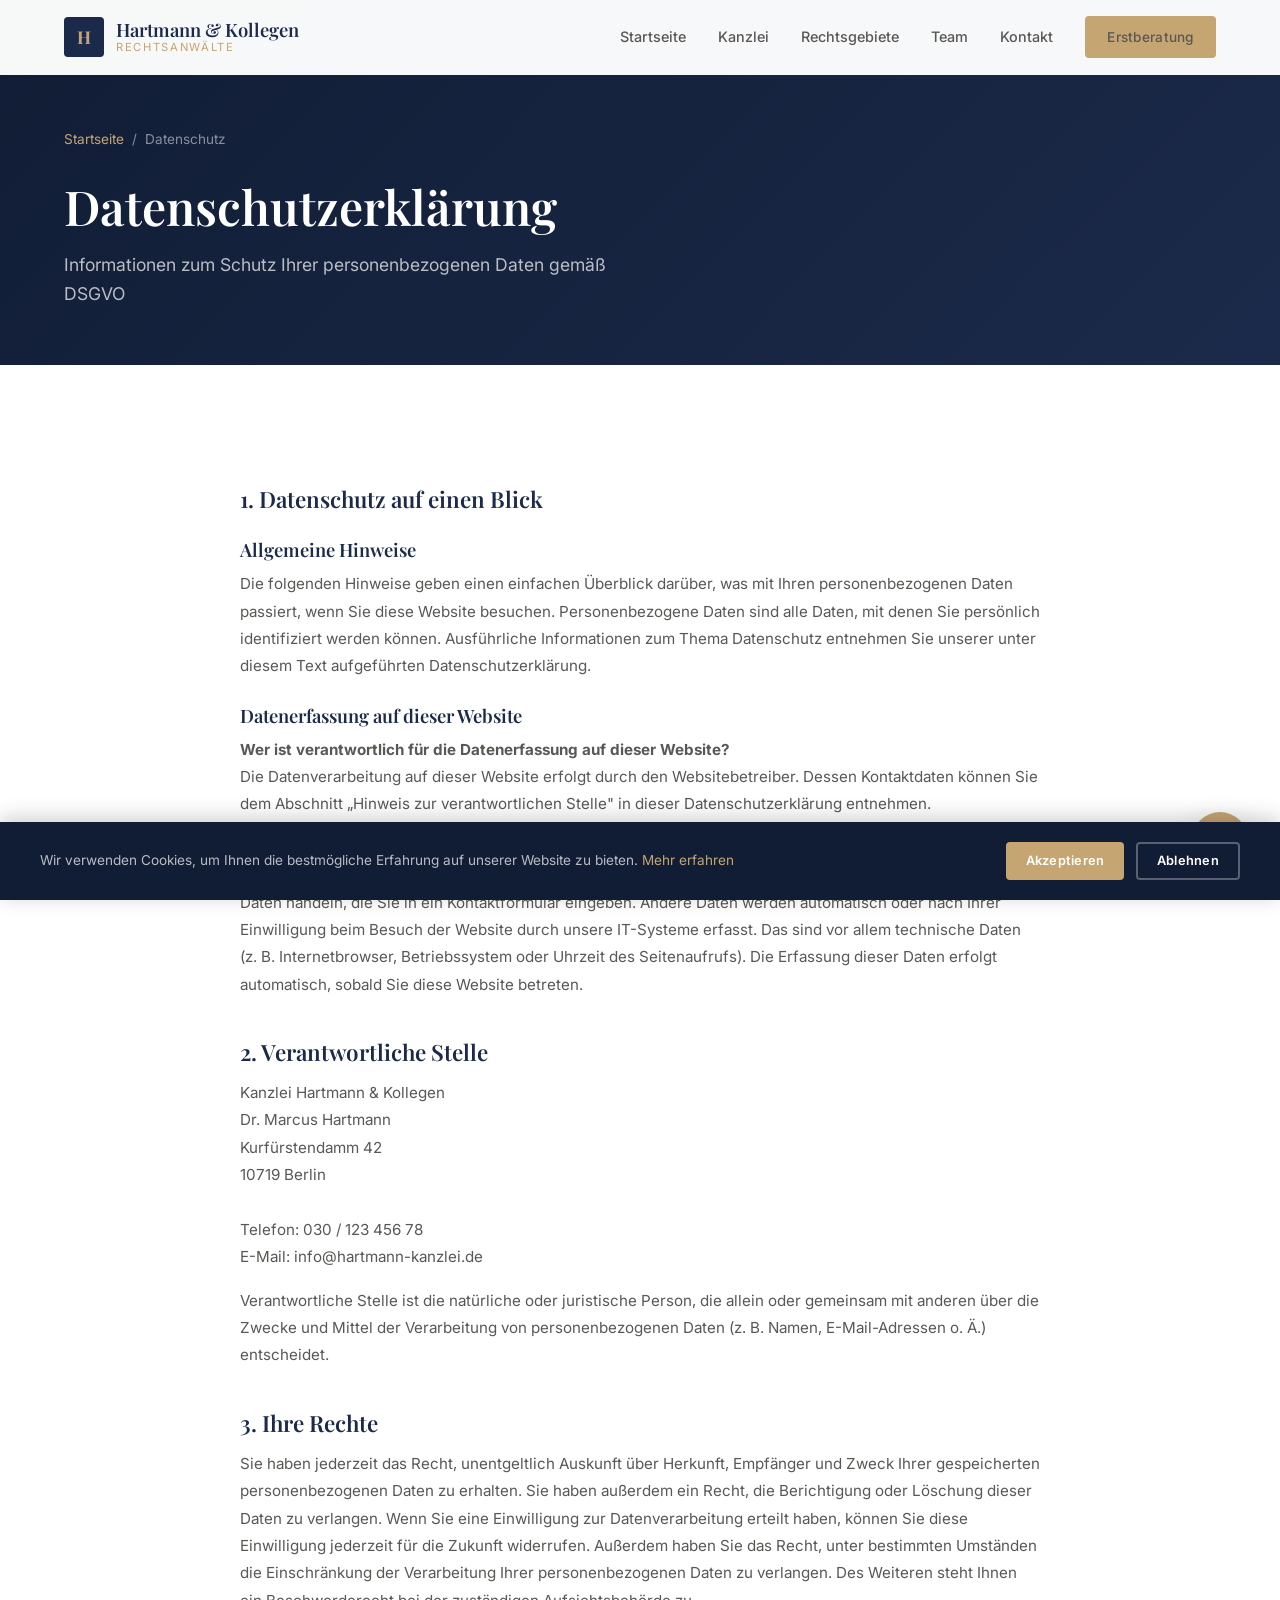
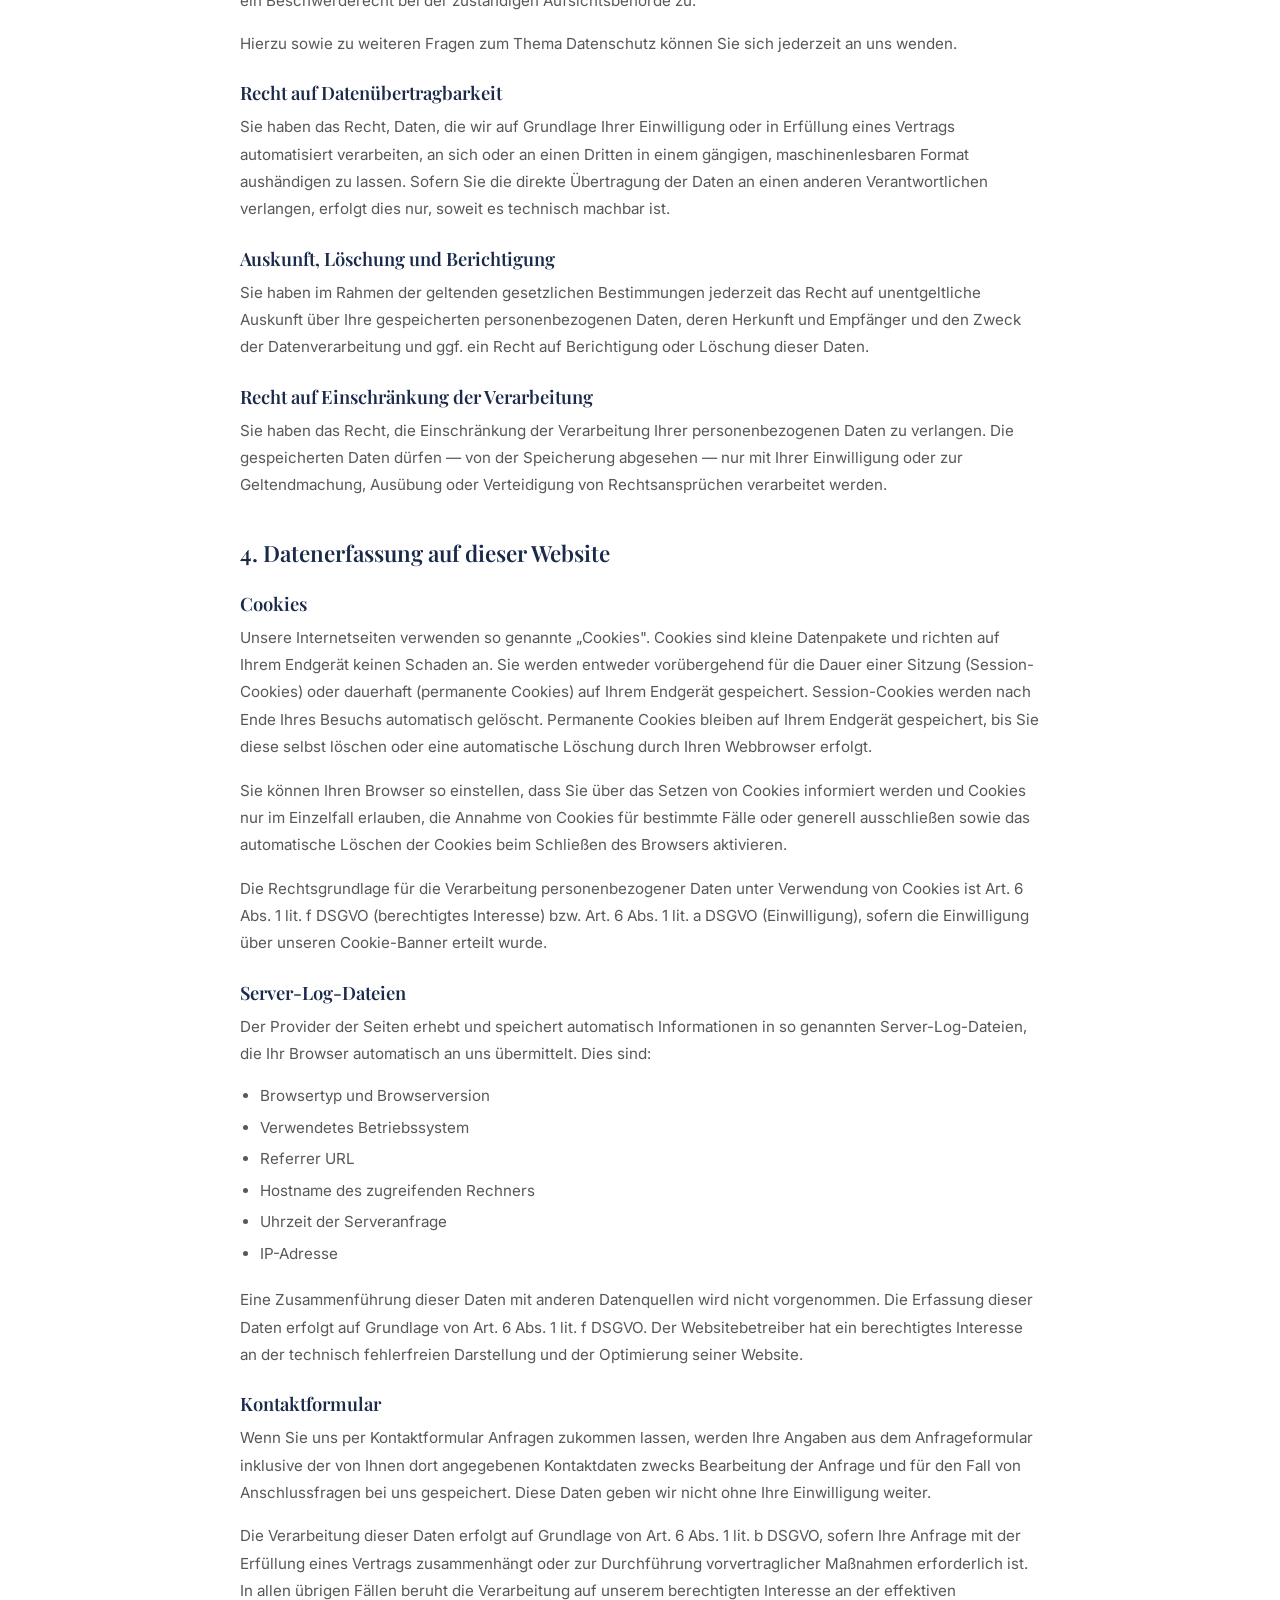
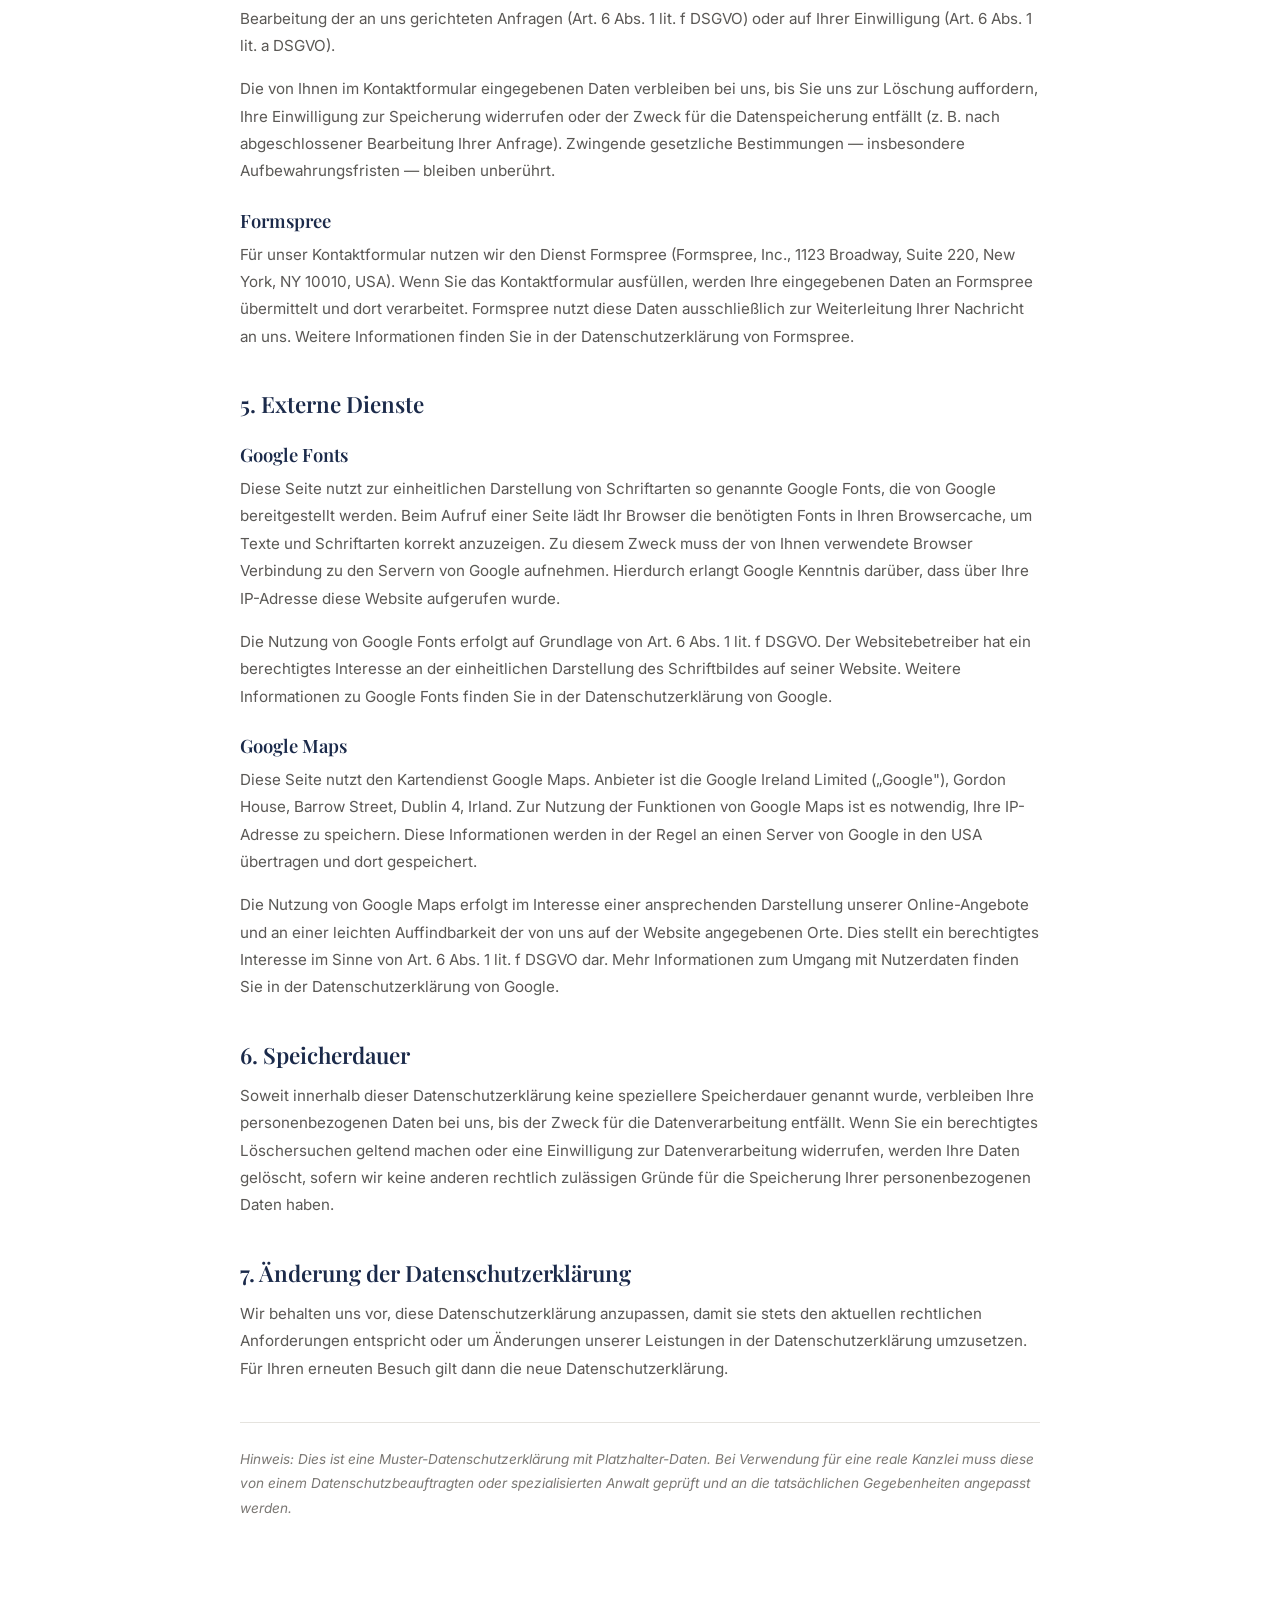
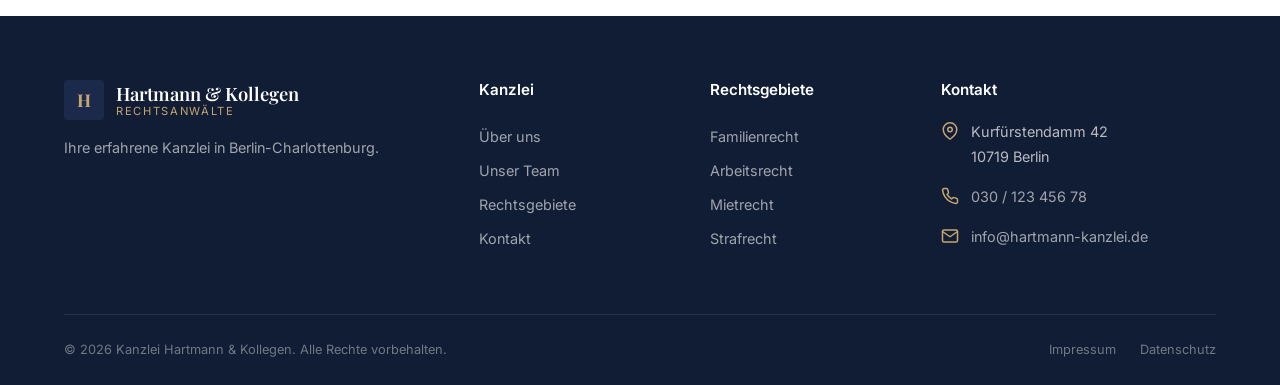
<file: datenschutz.html>
<!DOCTYPE html>
<html lang="de">
<head>
  <meta charset="UTF-8">
  <meta name="viewport" content="width=device-width, initial-scale=1.0">
  <title>Datenschutzerklärung — Hartmann & Kollegen | Rechtsanwälte Berlin</title>
  <meta name="description" content="Datenschutzerklärung der Kanzlei Hartmann & Kollegen gemäß DSGVO.">
  <link rel="stylesheet" href="styles.css">
</head>
<body>

  <header class="header">
    <div class="header-inner">
      <a href="index.html" class="logo"><div class="logo-icon">H</div><div class="logo-text">Hartmann & Kollegen<span>Rechtsanwälte</span></div></a>
      <nav class="nav">
        <a href="index.html">Startseite</a><a href="kanzlei.html">Kanzlei</a><a href="rechtsgebiete.html">Rechtsgebiete</a><a href="team.html">Team</a><a href="kontakt.html">Kontakt</a>
        <a href="kontakt.html" class="btn btn-gold">Erstberatung</a>
      </nav>
      <button class="menu-toggle" aria-label="Menü öffnen"><span></span><span></span><span></span></button>
    </div>
  </header>

  <section class="page-hero">
    <div class="container">
      <div class="breadcrumb"><a href="index.html">Startseite</a><span>/</span><span>Datenschutz</span></div>
      <h1>Datenschutzerklärung</h1>
      <p>Informationen zum Schutz Ihrer personenbezogenen Daten gemäß DSGVO</p>
    </div>
  </section>

  <section class="section">
    <div class="container">
      <div class="legal-content fade-in">

        <h2>1. Datenschutz auf einen Blick</h2>
        <h3>Allgemeine Hinweise</h3>
        <p>Die folgenden Hinweise geben einen einfachen Überblick darüber, was mit Ihren personenbezogenen Daten passiert, wenn Sie diese Website besuchen. Personenbezogene Daten sind alle Daten, mit denen Sie persönlich identifiziert werden können. Ausführliche Informationen zum Thema Datenschutz entnehmen Sie unserer unter diesem Text aufgeführten Datenschutzerklärung.</p>

        <h3>Datenerfassung auf dieser Website</h3>
        <p><strong>Wer ist verantwortlich für die Datenerfassung auf dieser Website?</strong><br>
        Die Datenverarbeitung auf dieser Website erfolgt durch den Websitebetreiber. Dessen Kontaktdaten können Sie dem Abschnitt „Hinweis zur verantwortlichen Stelle" in dieser Datenschutzerklärung entnehmen.</p>

        <p><strong>Wie erfassen wir Ihre Daten?</strong><br>
        Ihre Daten werden zum einen dadurch erhoben, dass Sie uns diese mitteilen. Hierbei kann es sich z. B. um Daten handeln, die Sie in ein Kontaktformular eingeben. Andere Daten werden automatisch oder nach Ihrer Einwilligung beim Besuch der Website durch unsere IT-Systeme erfasst. Das sind vor allem technische Daten (z. B. Internetbrowser, Betriebssystem oder Uhrzeit des Seitenaufrufs). Die Erfassung dieser Daten erfolgt automatisch, sobald Sie diese Website betreten.</p>

        <h2>2. Verantwortliche Stelle</h2>
        <p>
          Kanzlei Hartmann & Kollegen<br>
          Dr. Marcus Hartmann<br>
          Kurfürstendamm 42<br>
          10719 Berlin<br><br>
          Telefon: 030 / 123 456 78<br>
          E-Mail: info@hartmann-kanzlei.de
        </p>
        <p>Verantwortliche Stelle ist die natürliche oder juristische Person, die allein oder gemeinsam mit anderen über die Zwecke und Mittel der Verarbeitung von personenbezogenen Daten (z. B. Namen, E-Mail-Adressen o. Ä.) entscheidet.</p>

        <h2>3. Ihre Rechte</h2>
        <p>Sie haben jederzeit das Recht, unentgeltlich Auskunft über Herkunft, Empfänger und Zweck Ihrer gespeicherten personenbezogenen Daten zu erhalten. Sie haben außerdem ein Recht, die Berichtigung oder Löschung dieser Daten zu verlangen. Wenn Sie eine Einwilligung zur Datenverarbeitung erteilt haben, können Sie diese Einwilligung jederzeit für die Zukunft widerrufen. Außerdem haben Sie das Recht, unter bestimmten Umständen die Einschränkung der Verarbeitung Ihrer personenbezogenen Daten zu verlangen. Des Weiteren steht Ihnen ein Beschwerderecht bei der zuständigen Aufsichtsbehörde zu.</p>
        <p>Hierzu sowie zu weiteren Fragen zum Thema Datenschutz können Sie sich jederzeit an uns wenden.</p>

        <h3>Recht auf Datenübertragbarkeit</h3>
        <p>Sie haben das Recht, Daten, die wir auf Grundlage Ihrer Einwilligung oder in Erfüllung eines Vertrags automatisiert verarbeiten, an sich oder an einen Dritten in einem gängigen, maschinenlesbaren Format aushändigen zu lassen. Sofern Sie die direkte Übertragung der Daten an einen anderen Verantwortlichen verlangen, erfolgt dies nur, soweit es technisch machbar ist.</p>

        <h3>Auskunft, Löschung und Berichtigung</h3>
        <p>Sie haben im Rahmen der geltenden gesetzlichen Bestimmungen jederzeit das Recht auf unentgeltliche Auskunft über Ihre gespeicherten personenbezogenen Daten, deren Herkunft und Empfänger und den Zweck der Datenverarbeitung und ggf. ein Recht auf Berichtigung oder Löschung dieser Daten.</p>

        <h3>Recht auf Einschränkung der Verarbeitung</h3>
        <p>Sie haben das Recht, die Einschränkung der Verarbeitung Ihrer personenbezogenen Daten zu verlangen. Die gespeicherten Daten dürfen — von der Speicherung abgesehen — nur mit Ihrer Einwilligung oder zur Geltendmachung, Ausübung oder Verteidigung von Rechtsansprüchen verarbeitet werden.</p>

        <h2>4. Datenerfassung auf dieser Website</h2>

        <h3>Cookies</h3>
        <p>Unsere Internetseiten verwenden so genannte „Cookies". Cookies sind kleine Datenpakete und richten auf Ihrem Endgerät keinen Schaden an. Sie werden entweder vorübergehend für die Dauer einer Sitzung (Session-Cookies) oder dauerhaft (permanente Cookies) auf Ihrem Endgerät gespeichert. Session-Cookies werden nach Ende Ihres Besuchs automatisch gelöscht. Permanente Cookies bleiben auf Ihrem Endgerät gespeichert, bis Sie diese selbst löschen oder eine automatische Löschung durch Ihren Webbrowser erfolgt.</p>
        <p>Sie können Ihren Browser so einstellen, dass Sie über das Setzen von Cookies informiert werden und Cookies nur im Einzelfall erlauben, die Annahme von Cookies für bestimmte Fälle oder generell ausschließen sowie das automatische Löschen der Cookies beim Schließen des Browsers aktivieren.</p>
        <p>Die Rechtsgrundlage für die Verarbeitung personenbezogener Daten unter Verwendung von Cookies ist Art. 6 Abs. 1 lit. f DSGVO (berechtigtes Interesse) bzw. Art. 6 Abs. 1 lit. a DSGVO (Einwilligung), sofern die Einwilligung über unseren Cookie-Banner erteilt wurde.</p>

        <h3>Server-Log-Dateien</h3>
        <p>Der Provider der Seiten erhebt und speichert automatisch Informationen in so genannten Server-Log-Dateien, die Ihr Browser automatisch an uns übermittelt. Dies sind:</p>
        <ul>
          <li>Browsertyp und Browserversion</li>
          <li>Verwendetes Betriebssystem</li>
          <li>Referrer URL</li>
          <li>Hostname des zugreifenden Rechners</li>
          <li>Uhrzeit der Serveranfrage</li>
          <li>IP-Adresse</li>
        </ul>
        <p>Eine Zusammenführung dieser Daten mit anderen Datenquellen wird nicht vorgenommen. Die Erfassung dieser Daten erfolgt auf Grundlage von Art. 6 Abs. 1 lit. f DSGVO. Der Websitebetreiber hat ein berechtigtes Interesse an der technisch fehlerfreien Darstellung und der Optimierung seiner Website.</p>

        <h3>Kontaktformular</h3>
        <p>Wenn Sie uns per Kontaktformular Anfragen zukommen lassen, werden Ihre Angaben aus dem Anfrageformular inklusive der von Ihnen dort angegebenen Kontaktdaten zwecks Bearbeitung der Anfrage und für den Fall von Anschlussfragen bei uns gespeichert. Diese Daten geben wir nicht ohne Ihre Einwilligung weiter.</p>
        <p>Die Verarbeitung dieser Daten erfolgt auf Grundlage von Art. 6 Abs. 1 lit. b DSGVO, sofern Ihre Anfrage mit der Erfüllung eines Vertrags zusammenhängt oder zur Durchführung vorvertraglicher Maßnahmen erforderlich ist. In allen übrigen Fällen beruht die Verarbeitung auf unserem berechtigten Interesse an der effektiven Bearbeitung der an uns gerichteten Anfragen (Art. 6 Abs. 1 lit. f DSGVO) oder auf Ihrer Einwilligung (Art. 6 Abs. 1 lit. a DSGVO).</p>
        <p>Die von Ihnen im Kontaktformular eingegebenen Daten verbleiben bei uns, bis Sie uns zur Löschung auffordern, Ihre Einwilligung zur Speicherung widerrufen oder der Zweck für die Datenspeicherung entfällt (z. B. nach abgeschlossener Bearbeitung Ihrer Anfrage). Zwingende gesetzliche Bestimmungen — insbesondere Aufbewahrungsfristen — bleiben unberührt.</p>

        <h3>Formspree</h3>
        <p>Für unser Kontaktformular nutzen wir den Dienst Formspree (Formspree, Inc., 1123 Broadway, Suite 220, New York, NY 10010, USA). Wenn Sie das Kontaktformular ausfüllen, werden Ihre eingegebenen Daten an Formspree übermittelt und dort verarbeitet. Formspree nutzt diese Daten ausschließlich zur Weiterleitung Ihrer Nachricht an uns. Weitere Informationen finden Sie in der Datenschutzerklärung von Formspree.</p>

        <h2>5. Externe Dienste</h2>

        <h3>Google Fonts</h3>
        <p>Diese Seite nutzt zur einheitlichen Darstellung von Schriftarten so genannte Google Fonts, die von Google bereitgestellt werden. Beim Aufruf einer Seite lädt Ihr Browser die benötigten Fonts in Ihren Browsercache, um Texte und Schriftarten korrekt anzuzeigen. Zu diesem Zweck muss der von Ihnen verwendete Browser Verbindung zu den Servern von Google aufnehmen. Hierdurch erlangt Google Kenntnis darüber, dass über Ihre IP-Adresse diese Website aufgerufen wurde.</p>
        <p>Die Nutzung von Google Fonts erfolgt auf Grundlage von Art. 6 Abs. 1 lit. f DSGVO. Der Websitebetreiber hat ein berechtigtes Interesse an der einheitlichen Darstellung des Schriftbildes auf seiner Website. Weitere Informationen zu Google Fonts finden Sie in der Datenschutzerklärung von Google.</p>

        <h3>Google Maps</h3>
        <p>Diese Seite nutzt den Kartendienst Google Maps. Anbieter ist die Google Ireland Limited („Google"), Gordon House, Barrow Street, Dublin 4, Irland. Zur Nutzung der Funktionen von Google Maps ist es notwendig, Ihre IP-Adresse zu speichern. Diese Informationen werden in der Regel an einen Server von Google in den USA übertragen und dort gespeichert.</p>
        <p>Die Nutzung von Google Maps erfolgt im Interesse einer ansprechenden Darstellung unserer Online-Angebote und an einer leichten Auffindbarkeit der von uns auf der Website angegebenen Orte. Dies stellt ein berechtigtes Interesse im Sinne von Art. 6 Abs. 1 lit. f DSGVO dar. Mehr Informationen zum Umgang mit Nutzerdaten finden Sie in der Datenschutzerklärung von Google.</p>

        <h2>6. Speicherdauer</h2>
        <p>Soweit innerhalb dieser Datenschutzerklärung keine speziellere Speicherdauer genannt wurde, verbleiben Ihre personenbezogenen Daten bei uns, bis der Zweck für die Datenverarbeitung entfällt. Wenn Sie ein berechtigtes Löschersuchen geltend machen oder eine Einwilligung zur Datenverarbeitung widerrufen, werden Ihre Daten gelöscht, sofern wir keine anderen rechtlich zulässigen Gründe für die Speicherung Ihrer personenbezogenen Daten haben.</p>

        <h2>7. Änderung der Datenschutzerklärung</h2>
        <p>Wir behalten uns vor, diese Datenschutzerklärung anzupassen, damit sie stets den aktuellen rechtlichen Anforderungen entspricht oder um Änderungen unserer Leistungen in der Datenschutzerklärung umzusetzen. Für Ihren erneuten Besuch gilt dann die neue Datenschutzerklärung.</p>

        <p style="margin-top:2.5rem;padding-top:1.5rem;border-top:1px solid var(--gray-200);font-size:.85rem;color:var(--text-light);font-style:italic;">Hinweis: Dies ist eine Muster-Datenschutzerklärung mit Platzhalter-Daten. Bei Verwendung für eine reale Kanzlei muss diese von einem Datenschutzbeauftragten oder spezialisierten Anwalt geprüft und an die tatsächlichen Gegebenheiten angepasst werden.</p>

      </div>
    </div>
  </section>

  <footer class="footer">
    <div class="container">
      <div class="footer-grid">
        <div class="footer-about"><a href="index.html" class="logo" style="margin-bottom:1rem;"><div class="logo-icon">H</div><div class="logo-text" style="color:#fff;">Hartmann & Kollegen<span>Rechtsanwälte</span></div></a><p>Ihre erfahrene Kanzlei in Berlin-Charlottenburg.</p></div>
        <div class="footer-links"><h4>Kanzlei</h4><a href="kanzlei.html">Über uns</a><a href="team.html">Unser Team</a><a href="rechtsgebiete.html">Rechtsgebiete</a><a href="kontakt.html">Kontakt</a></div>
        <div class="footer-links"><h4>Rechtsgebiete</h4><a href="familienrecht.html">Familienrecht</a><a href="arbeitsrecht.html">Arbeitsrecht</a><a href="mietrecht.html">Mietrecht</a><a href="strafrecht.html">Strafrecht</a></div>
        <div><h4>Kontakt</h4><div class="footer-contact-item"><svg xmlns="http://www.w3.org/2000/svg" viewBox="0 0 24 24" fill="none" stroke="currentColor" stroke-width="2" stroke-linecap="round" stroke-linejoin="round"><path d="M21 10c0 7-9 13-9 13s-9-6-9-13a9 9 0 0 1 18 0z"/><circle cx="12" cy="10" r="3"/></svg><div>Kurfürstendamm 42<br>10719 Berlin</div></div><div class="footer-contact-item"><svg xmlns="http://www.w3.org/2000/svg" viewBox="0 0 24 24" fill="none" stroke="currentColor" stroke-width="2" stroke-linecap="round" stroke-linejoin="round"><path d="M22 16.92v3a2 2 0 0 1-2.18 2 19.79 19.79 0 0 1-8.63-3.07 19.5 19.5 0 0 1-6-6 19.79 19.79 0 0 1-3.07-8.67A2 2 0 0 1 4.11 2h3a2 2 0 0 1 2 1.72c.127.96.361 1.903.7 2.81a2 2 0 0 1-.45 2.11L8.09 9.91a16 16 0 0 0 6 6l1.27-1.27a2 2 0 0 1 2.11-.45c.907.339 1.85.573 2.81.7A2 2 0 0 1 22 16.92z"/></svg><a href="tel:+493012345678">030 / 123 456 78</a></div><div class="footer-contact-item"><svg xmlns="http://www.w3.org/2000/svg" viewBox="0 0 24 24" fill="none" stroke="currentColor" stroke-width="2" stroke-linecap="round" stroke-linejoin="round"><path d="M4 4h16c1.1 0 2 .9 2 2v12c0 1.1-.9 2-2 2H4c-1.1 0-2-.9-2-2V6c0-1.1.9-2 2-2z"/><polyline points="22,6 12,13 2,6"/></svg><a href="mailto:info@hartmann-kanzlei.de">info@hartmann-kanzlei.de</a></div></div>
      </div>
      <div class="footer-bottom"><span>&copy; 2026 Kanzlei Hartmann & Kollegen. Alle Rechte vorbehalten.</span><div class="footer-legal"><a href="impressum.html">Impressum</a><a href="datenschutz.html">Datenschutz</a></div></div>
    </div>
  </footer>

  <a href="tel:+493012345678" class="callback-btn" aria-label="Jetzt anrufen"><svg xmlns="http://www.w3.org/2000/svg" viewBox="0 0 24 24" fill="none" stroke="currentColor" stroke-width="2" stroke-linecap="round" stroke-linejoin="round"><path d="M22 16.92v3a2 2 0 0 1-2.18 2 19.79 19.79 0 0 1-8.63-3.07 19.5 19.5 0 0 1-6-6 19.79 19.79 0 0 1-3.07-8.67A2 2 0 0 1 4.11 2h3a2 2 0 0 1 2 1.72c.127.96.361 1.903.7 2.81a2 2 0 0 1-.45 2.11L8.09 9.91a16 16 0 0 0 6 6l1.27-1.27a2 2 0 0 1 2.11-.45c.907.339 1.85.573 2.81.7A2 2 0 0 1 22 16.92z"/></svg></a>
  <div class="cookie-banner"><div class="cookie-inner"><p>Wir verwenden Cookies, um Ihnen die bestmögliche Erfahrung auf unserer Website zu bieten. <a href="datenschutz.html">Mehr erfahren</a></p><div class="cookie-buttons"><button class="btn btn-gold cookie-accept">Akzeptieren</button><button class="btn btn-outline cookie-decline" style="border-color:rgba(255,255,255,.3);color:#fff;">Ablehnen</button></div></div></div>
  <script src="main.js"></script>
</body>
</html>
</file>
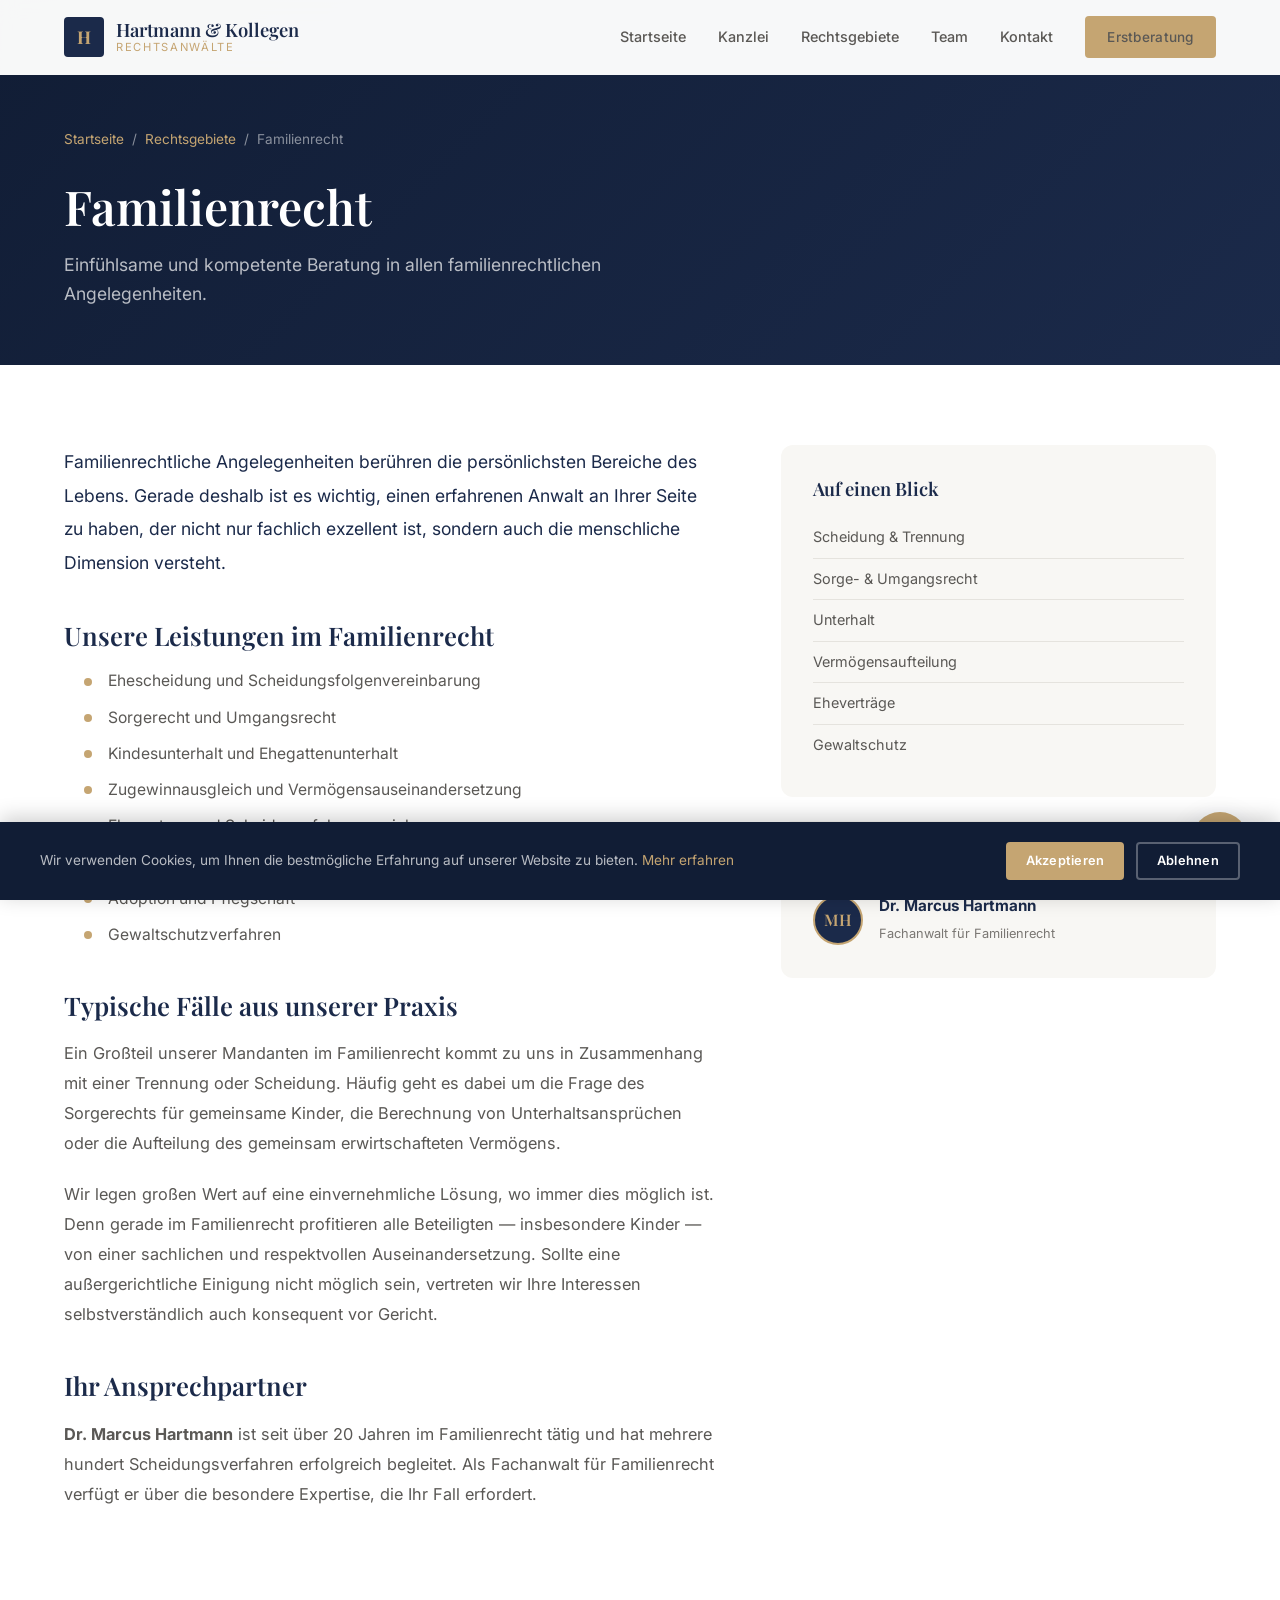
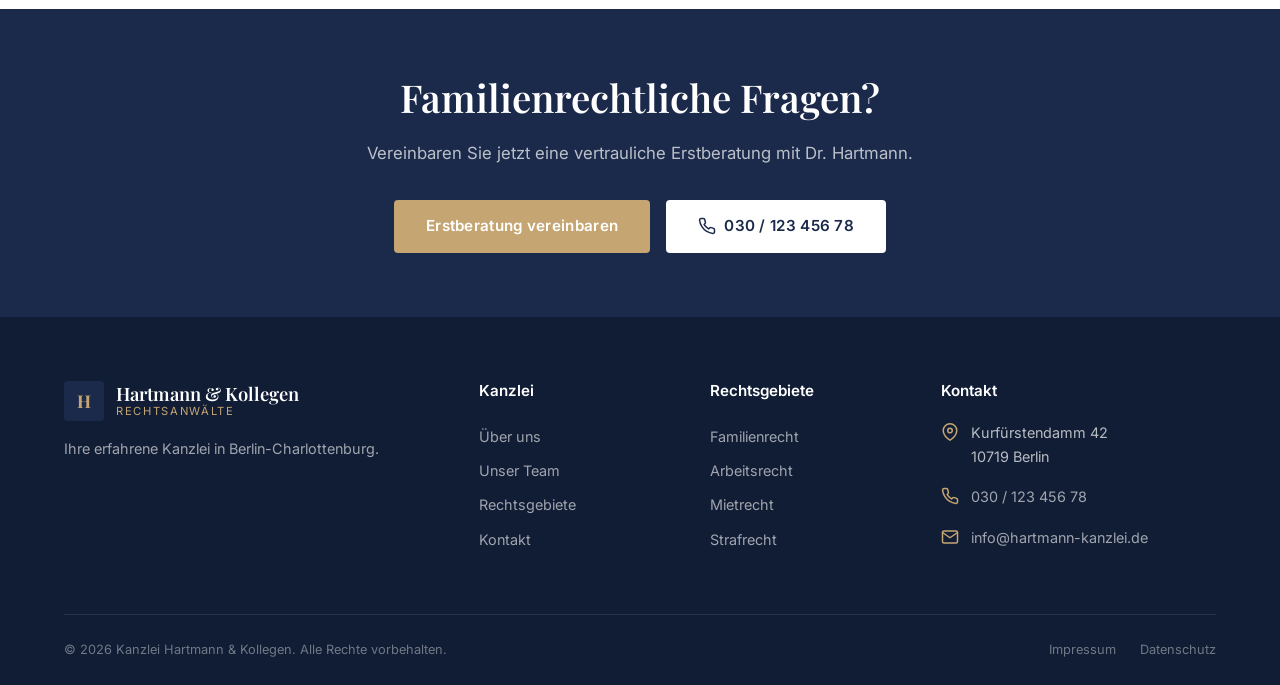
<file: familienrecht.html>
<!DOCTYPE html>
<html lang="de">
<head>
  <meta charset="UTF-8">
  <meta name="viewport" content="width=device-width, initial-scale=1.0">
  <title>Familienrecht — Hartmann & Kollegen | Rechtsanwälte Berlin</title>
  <meta name="description" content="Familienrecht in Berlin: Scheidung, Sorgerecht, Unterhalt, Vermögensauseinandersetzung. Kanzlei Hartmann & Kollegen — einfühlsam und kompetent.">
  <link rel="stylesheet" href="styles.css">
</head>
<body>

  <header class="header">
    <div class="header-inner">
      <a href="index.html" class="logo"><div class="logo-icon">H</div><div class="logo-text">Hartmann & Kollegen<span>Rechtsanwälte</span></div></a>
      <nav class="nav">
        <a href="index.html">Startseite</a><a href="kanzlei.html">Kanzlei</a><a href="rechtsgebiete.html">Rechtsgebiete</a><a href="team.html">Team</a><a href="kontakt.html">Kontakt</a>
        <a href="kontakt.html" class="btn btn-gold">Erstberatung</a>
      </nav>
      <button class="menu-toggle" aria-label="Menü öffnen"><span></span><span></span><span></span></button>
    </div>
  </header>

  <section class="page-hero">
    <div class="container">
      <div class="breadcrumb"><a href="index.html">Startseite</a><span>/</span><a href="rechtsgebiete.html">Rechtsgebiete</a><span>/</span><span>Familienrecht</span></div>
      <h1>Familienrecht</h1>
      <p>Einfühlsame und kompetente Beratung in allen familienrechtlichen Angelegenheiten.</p>
    </div>
  </section>

  <section class="section">
    <div class="container">
      <div class="grid-2 detail-grid">
        <div class="detail-content fade-in">
          <p style="font-size:1.1rem;line-height:1.9;color:var(--text-primary);">Familienrechtliche Angelegenheiten berühren die persönlichsten Bereiche des Lebens. Gerade deshalb ist es wichtig, einen erfahrenen Anwalt an Ihrer Seite zu haben, der nicht nur fachlich exzellent ist, sondern auch die menschliche Dimension versteht.</p>

          <h2>Unsere Leistungen im Familienrecht</h2>
          <ul>
            <li>Ehescheidung und Scheidungsfolgenvereinbarung</li>
            <li>Sorgerecht und Umgangsrecht</li>
            <li>Kindesunterhalt und Ehegattenunterhalt</li>
            <li>Zugewinnausgleich und Vermögensauseinandersetzung</li>
            <li>Ehevertrag und Scheidungsfolgenvereinbarung</li>
            <li>Vaterschaftsanfechtung und -feststellung</li>
            <li>Adoption und Pflegschaft</li>
            <li>Gewaltschutzverfahren</li>
          </ul>

          <h2>Typische Fälle aus unserer Praxis</h2>
          <p>Ein Großteil unserer Mandanten im Familienrecht kommt zu uns in Zusammenhang mit einer Trennung oder Scheidung. Häufig geht es dabei um die Frage des Sorgerechts für gemeinsame Kinder, die Berechnung von Unterhaltsansprüchen oder die Aufteilung des gemeinsam erwirtschafteten Vermögens.</p>
          <p>Wir legen großen Wert auf eine einvernehmliche Lösung, wo immer dies möglich ist. Denn gerade im Familienrecht profitieren alle Beteiligten — insbesondere Kinder — von einer sachlichen und respektvollen Auseinandersetzung. Sollte eine außergerichtliche Einigung nicht möglich sein, vertreten wir Ihre Interessen selbstverständlich auch konsequent vor Gericht.</p>

          <h2>Ihr Ansprechpartner</h2>
          <p><strong>Dr. Marcus Hartmann</strong> ist seit über 20 Jahren im Familienrecht tätig und hat mehrere hundert Scheidungsverfahren erfolgreich begleitet. Als Fachanwalt für Familienrecht verfügt er über die besondere Expertise, die Ihr Fall erfordert.</p>
        </div>

        <div class="detail-sidebar fade-in fade-in-delay-2">
          <div class="sidebar-card">
            <h4>Auf einen Blick</h4>
            <ul>
              <li>Scheidung & Trennung</li>
              <li>Sorge- & Umgangsrecht</li>
              <li>Unterhalt</li>
              <li>Vermögensaufteilung</li>
              <li>Eheverträge</li>
              <li>Gewaltschutz</li>
            </ul>
          </div>

          <div class="sidebar-card">
            <h4>Ansprechpartner</h4>
            <div style="display:flex;align-items:center;gap:1rem;margin-top:1rem;">
              <div style="width:50px;height:50px;border-radius:50%;background:var(--navy);color:var(--gold);display:flex;align-items:center;justify-content:center;font-family:var(--font-heading);font-weight:600;font-size:1rem;border:2px solid var(--gold);">MH</div>
              <div>
                <strong style="display:block;font-size:.95rem;">Dr. Marcus Hartmann</strong>
                <span style="font-size:.8rem;color:var(--text-light);">Fachanwalt für Familienrecht</span>
              </div>
            </div>
          </div>

        </div>
      </div>
    </div>
  </section>

  <section class="cta-section">
    <div class="container fade-in">
      <h2>Familienrechtliche Fragen?</h2>
      <p>Vereinbaren Sie jetzt eine vertrauliche Erstberatung mit Dr. Hartmann.</p>
      <div class="cta-buttons">
        <a href="kontakt.html" class="btn btn-gold">Erstberatung vereinbaren</a>
        <a href="tel:+493012345678" class="btn btn-white"><svg xmlns="http://www.w3.org/2000/svg" width="18" height="18" viewBox="0 0 24 24" fill="none" stroke="currentColor" stroke-width="2" stroke-linecap="round" stroke-linejoin="round"><path d="M22 16.92v3a2 2 0 0 1-2.18 2 19.79 19.79 0 0 1-8.63-3.07 19.5 19.5 0 0 1-6-6 19.79 19.79 0 0 1-3.07-8.67A2 2 0 0 1 4.11 2h3a2 2 0 0 1 2 1.72c.127.96.361 1.903.7 2.81a2 2 0 0 1-.45 2.11L8.09 9.91a16 16 0 0 0 6 6l1.27-1.27a2 2 0 0 1 2.11-.45c.907.339 1.85.573 2.81.7A2 2 0 0 1 22 16.92z"/></svg>030 / 123 456 78</a>
      </div>
    </div>
  </section>

  <footer class="footer">
    <div class="container">
      <div class="footer-grid">
        <div class="footer-about"><a href="index.html" class="logo" style="margin-bottom:1rem;"><div class="logo-icon">H</div><div class="logo-text" style="color:#fff;">Hartmann & Kollegen<span>Rechtsanwälte</span></div></a><p>Ihre erfahrene Kanzlei in Berlin-Charlottenburg.</p></div>
        <div class="footer-links"><h4>Kanzlei</h4><a href="kanzlei.html">Über uns</a><a href="team.html">Unser Team</a><a href="rechtsgebiete.html">Rechtsgebiete</a><a href="kontakt.html">Kontakt</a></div>
        <div class="footer-links"><h4>Rechtsgebiete</h4><a href="familienrecht.html">Familienrecht</a><a href="arbeitsrecht.html">Arbeitsrecht</a><a href="mietrecht.html">Mietrecht</a><a href="strafrecht.html">Strafrecht</a></div>
        <div><h4>Kontakt</h4><div class="footer-contact-item"><svg xmlns="http://www.w3.org/2000/svg" viewBox="0 0 24 24" fill="none" stroke="currentColor" stroke-width="2" stroke-linecap="round" stroke-linejoin="round"><path d="M21 10c0 7-9 13-9 13s-9-6-9-13a9 9 0 0 1 18 0z"/><circle cx="12" cy="10" r="3"/></svg><div>Kurfürstendamm 42<br>10719 Berlin</div></div><div class="footer-contact-item"><svg xmlns="http://www.w3.org/2000/svg" viewBox="0 0 24 24" fill="none" stroke="currentColor" stroke-width="2" stroke-linecap="round" stroke-linejoin="round"><path d="M22 16.92v3a2 2 0 0 1-2.18 2 19.79 19.79 0 0 1-8.63-3.07 19.5 19.5 0 0 1-6-6 19.79 19.79 0 0 1-3.07-8.67A2 2 0 0 1 4.11 2h3a2 2 0 0 1 2 1.72c.127.96.361 1.903.7 2.81a2 2 0 0 1-.45 2.11L8.09 9.91a16 16 0 0 0 6 6l1.27-1.27a2 2 0 0 1 2.11-.45c.907.339 1.85.573 2.81.7A2 2 0 0 1 22 16.92z"/></svg><a href="tel:+493012345678">030 / 123 456 78</a></div><div class="footer-contact-item"><svg xmlns="http://www.w3.org/2000/svg" viewBox="0 0 24 24" fill="none" stroke="currentColor" stroke-width="2" stroke-linecap="round" stroke-linejoin="round"><path d="M4 4h16c1.1 0 2 .9 2 2v12c0 1.1-.9 2-2 2H4c-1.1 0-2-.9-2-2V6c0-1.1.9-2 2-2z"/><polyline points="22,6 12,13 2,6"/></svg><a href="mailto:info@hartmann-kanzlei.de">info@hartmann-kanzlei.de</a></div></div>
      </div>
      <div class="footer-bottom"><span>&copy; 2026 Kanzlei Hartmann & Kollegen. Alle Rechte vorbehalten.</span><div class="footer-legal"><a href="impressum.html">Impressum</a><a href="datenschutz.html">Datenschutz</a></div></div>
    </div>
  </footer>

  <a href="tel:+493012345678" class="callback-btn" aria-label="Jetzt anrufen"><svg xmlns="http://www.w3.org/2000/svg" viewBox="0 0 24 24" fill="none" stroke="currentColor" stroke-width="2" stroke-linecap="round" stroke-linejoin="round"><path d="M22 16.92v3a2 2 0 0 1-2.18 2 19.79 19.79 0 0 1-8.63-3.07 19.5 19.5 0 0 1-6-6 19.79 19.79 0 0 1-3.07-8.67A2 2 0 0 1 4.11 2h3a2 2 0 0 1 2 1.72c.127.96.361 1.903.7 2.81a2 2 0 0 1-.45 2.11L8.09 9.91a16 16 0 0 0 6 6l1.27-1.27a2 2 0 0 1 2.11-.45c.907.339 1.85.573 2.81.7A2 2 0 0 1 22 16.92z"/></svg></a>
  <div class="cookie-banner"><div class="cookie-inner"><p>Wir verwenden Cookies, um Ihnen die bestmögliche Erfahrung auf unserer Website zu bieten. <a href="datenschutz.html">Mehr erfahren</a></p><div class="cookie-buttons"><button class="btn btn-gold cookie-accept">Akzeptieren</button><button class="btn btn-outline cookie-decline" style="border-color:rgba(255,255,255,.3);color:#fff;">Ablehnen</button></div></div></div>
  <script src="main.js"></script>
</body>
</html>
</file>
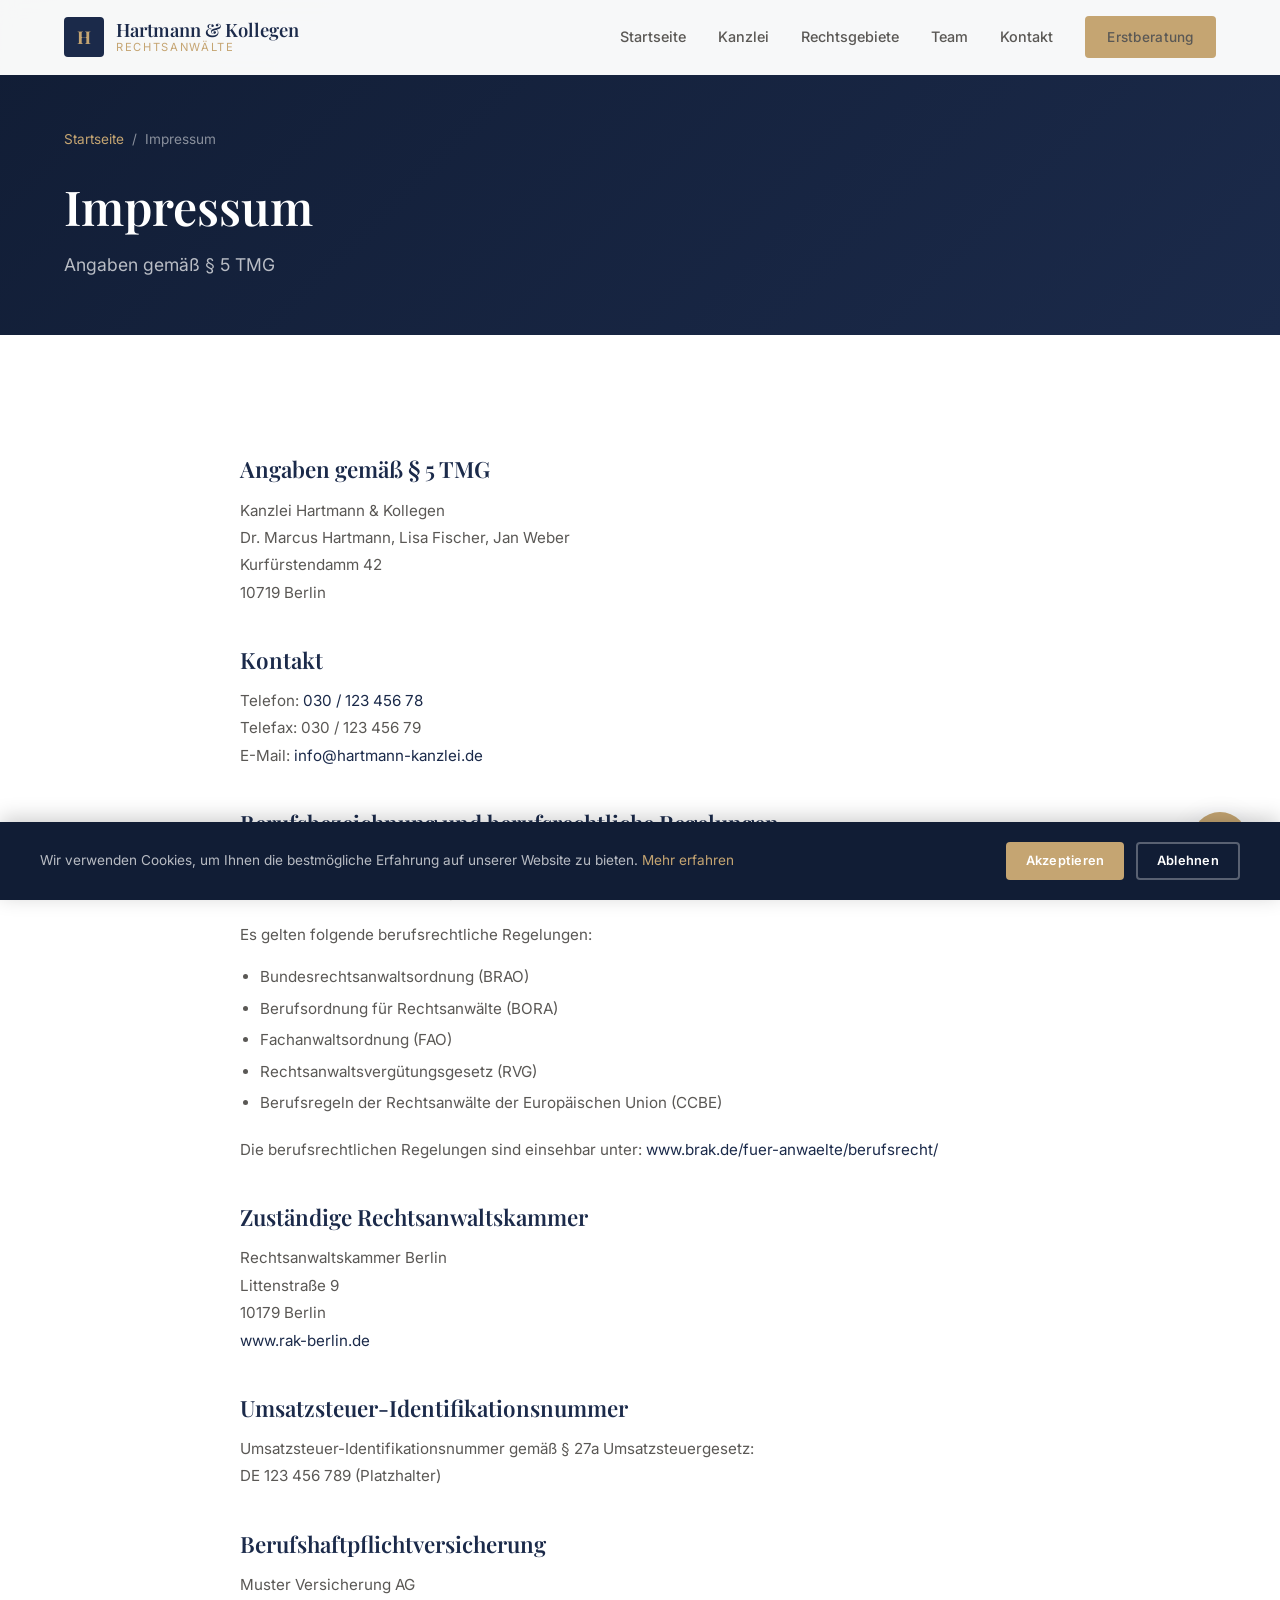
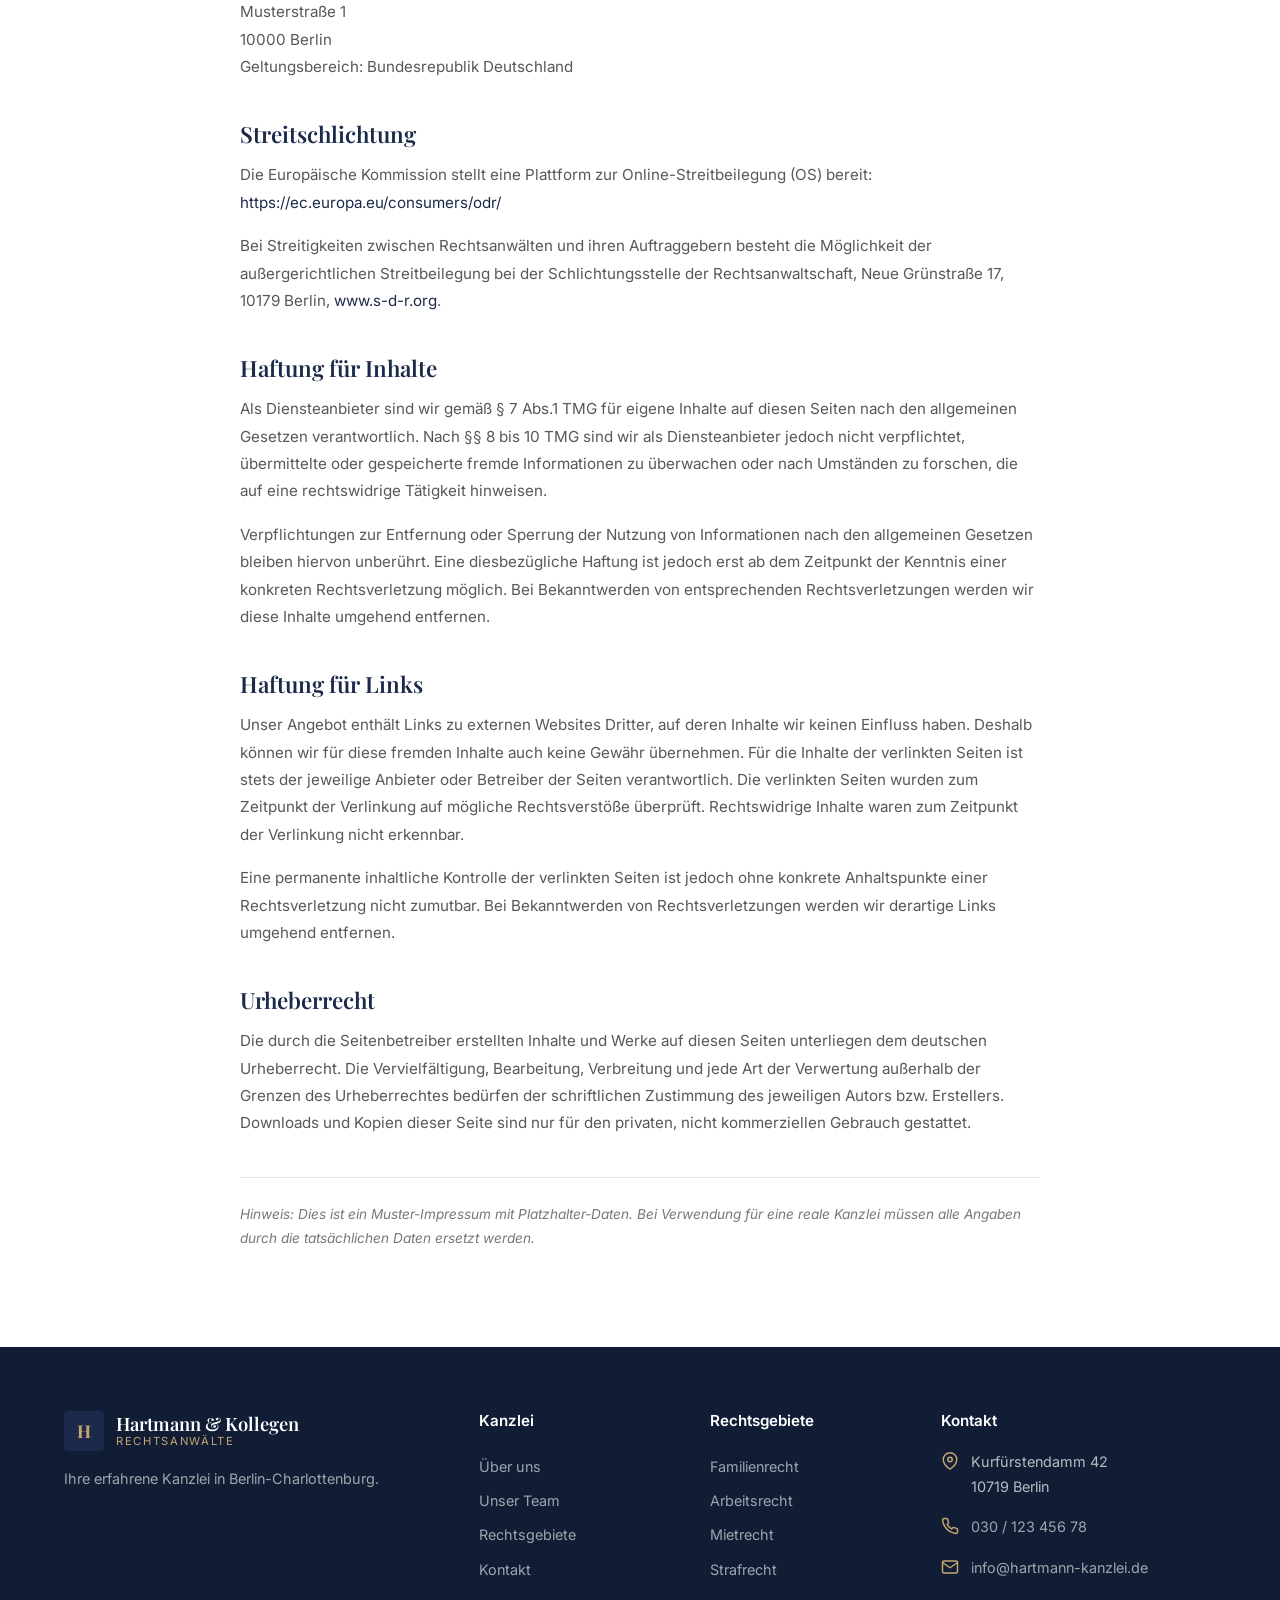
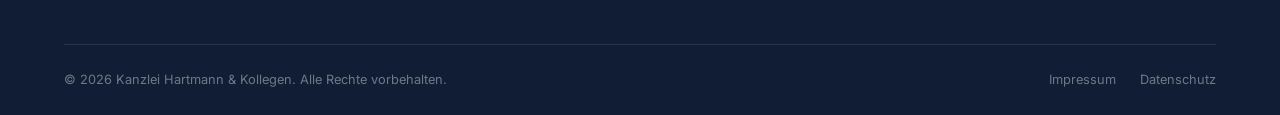
<file: impressum.html>
<!DOCTYPE html>
<html lang="de">
<head>
  <meta charset="UTF-8">
  <meta name="viewport" content="width=device-width, initial-scale=1.0">
  <title>Impressum — Hartmann & Kollegen | Rechtsanwälte Berlin</title>
  <meta name="description" content="Impressum der Kanzlei Hartmann & Kollegen, Rechtsanwälte in Berlin-Charlottenburg.">
  <link rel="stylesheet" href="styles.css">
</head>
<body>

  <header class="header">
    <div class="header-inner">
      <a href="index.html" class="logo"><div class="logo-icon">H</div><div class="logo-text">Hartmann & Kollegen<span>Rechtsanwälte</span></div></a>
      <nav class="nav">
        <a href="index.html">Startseite</a><a href="kanzlei.html">Kanzlei</a><a href="rechtsgebiete.html">Rechtsgebiete</a><a href="team.html">Team</a><a href="kontakt.html">Kontakt</a>
        <a href="kontakt.html" class="btn btn-gold">Erstberatung</a>
      </nav>
      <button class="menu-toggle" aria-label="Menü öffnen"><span></span><span></span><span></span></button>
    </div>
  </header>

  <section class="page-hero">
    <div class="container">
      <div class="breadcrumb"><a href="index.html">Startseite</a><span>/</span><span>Impressum</span></div>
      <h1>Impressum</h1>
      <p>Angaben gemäß § 5 TMG</p>
    </div>
  </section>

  <section class="section">
    <div class="container">
      <div class="legal-content fade-in">

        <h2>Angaben gemäß § 5 TMG</h2>
        <p>
          Kanzlei Hartmann & Kollegen<br>
          Dr. Marcus Hartmann, Lisa Fischer, Jan Weber<br>
          Kurfürstendamm 42<br>
          10719 Berlin
        </p>

        <h2>Kontakt</h2>
        <p>
          Telefon: <a href="tel:+493012345678">030 / 123 456 78</a><br>
          Telefax: 030 / 123 456 79<br>
          E-Mail: <a href="mailto:info@hartmann-kanzlei.de">info@hartmann-kanzlei.de</a>
        </p>

        <h2>Berufsbezeichnung und berufsrechtliche Regelungen</h2>
        <p>
          Berufsbezeichnung: Rechtsanwalt / Rechtsanwältin<br>
          Verleihender Staat: Bundesrepublik Deutschland
        </p>
        <p>Es gelten folgende berufsrechtliche Regelungen:</p>
        <ul>
          <li>Bundesrechtsanwaltsordnung (BRAO)</li>
          <li>Berufsordnung für Rechtsanwälte (BORA)</li>
          <li>Fachanwaltsordnung (FAO)</li>
          <li>Rechtsanwaltsvergütungsgesetz (RVG)</li>
          <li>Berufsregeln der Rechtsanwälte der Europäischen Union (CCBE)</li>
        </ul>
        <p>Die berufsrechtlichen Regelungen sind einsehbar unter: <a href="https://www.brak.de/fuer-anwaelte/berufsrecht/" target="_blank" rel="noopener">www.brak.de/fuer-anwaelte/berufsrecht/</a></p>

        <h2>Zuständige Rechtsanwaltskammer</h2>
        <p>
          Rechtsanwaltskammer Berlin<br>
          Littenstraße 9<br>
          10179 Berlin<br>
          <a href="https://www.rak-berlin.de" target="_blank" rel="noopener">www.rak-berlin.de</a>
        </p>

        <h2>Umsatzsteuer-Identifikationsnummer</h2>
        <p>Umsatzsteuer-Identifikationsnummer gemäß § 27a Umsatzsteuergesetz:<br>DE 123 456 789 (Platzhalter)</p>

        <h2>Berufshaftpflichtversicherung</h2>
        <p>
          Muster Versicherung AG<br>
          Musterstraße 1<br>
          10000 Berlin<br>
          Geltungsbereich: Bundesrepublik Deutschland
        </p>

        <h2>Streitschlichtung</h2>
        <p>Die Europäische Kommission stellt eine Plattform zur Online-Streitbeilegung (OS) bereit: <a href="https://ec.europa.eu/consumers/odr/" target="_blank" rel="noopener">https://ec.europa.eu/consumers/odr/</a></p>
        <p>Bei Streitigkeiten zwischen Rechtsanwälten und ihren Auftraggebern besteht die Möglichkeit der außergerichtlichen Streitbeilegung bei der Schlichtungsstelle der Rechtsanwaltschaft, Neue Grünstraße 17, 10179 Berlin, <a href="https://www.s-d-r.org" target="_blank" rel="noopener">www.s-d-r.org</a>.</p>

        <h2>Haftung für Inhalte</h2>
        <p>Als Diensteanbieter sind wir gemäß § 7 Abs.1 TMG für eigene Inhalte auf diesen Seiten nach den allgemeinen Gesetzen verantwortlich. Nach §§ 8 bis 10 TMG sind wir als Diensteanbieter jedoch nicht verpflichtet, übermittelte oder gespeicherte fremde Informationen zu überwachen oder nach Umständen zu forschen, die auf eine rechtswidrige Tätigkeit hinweisen.</p>
        <p>Verpflichtungen zur Entfernung oder Sperrung der Nutzung von Informationen nach den allgemeinen Gesetzen bleiben hiervon unberührt. Eine diesbezügliche Haftung ist jedoch erst ab dem Zeitpunkt der Kenntnis einer konkreten Rechtsverletzung möglich. Bei Bekanntwerden von entsprechenden Rechtsverletzungen werden wir diese Inhalte umgehend entfernen.</p>

        <h2>Haftung für Links</h2>
        <p>Unser Angebot enthält Links zu externen Websites Dritter, auf deren Inhalte wir keinen Einfluss haben. Deshalb können wir für diese fremden Inhalte auch keine Gewähr übernehmen. Für die Inhalte der verlinkten Seiten ist stets der jeweilige Anbieter oder Betreiber der Seiten verantwortlich. Die verlinkten Seiten wurden zum Zeitpunkt der Verlinkung auf mögliche Rechtsverstöße überprüft. Rechtswidrige Inhalte waren zum Zeitpunkt der Verlinkung nicht erkennbar.</p>
        <p>Eine permanente inhaltliche Kontrolle der verlinkten Seiten ist jedoch ohne konkrete Anhaltspunkte einer Rechtsverletzung nicht zumutbar. Bei Bekanntwerden von Rechtsverletzungen werden wir derartige Links umgehend entfernen.</p>

        <h2>Urheberrecht</h2>
        <p>Die durch die Seitenbetreiber erstellten Inhalte und Werke auf diesen Seiten unterliegen dem deutschen Urheberrecht. Die Vervielfältigung, Bearbeitung, Verbreitung und jede Art der Verwertung außerhalb der Grenzen des Urheberrechtes bedürfen der schriftlichen Zustimmung des jeweiligen Autors bzw. Erstellers. Downloads und Kopien dieser Seite sind nur für den privaten, nicht kommerziellen Gebrauch gestattet.</p>

        <p style="margin-top:2.5rem;padding-top:1.5rem;border-top:1px solid var(--gray-200);font-size:.85rem;color:var(--text-light);font-style:italic;">Hinweis: Dies ist ein Muster-Impressum mit Platzhalter-Daten. Bei Verwendung für eine reale Kanzlei müssen alle Angaben durch die tatsächlichen Daten ersetzt werden.</p>

      </div>
    </div>
  </section>

  <footer class="footer">
    <div class="container">
      <div class="footer-grid">
        <div class="footer-about"><a href="index.html" class="logo" style="margin-bottom:1rem;"><div class="logo-icon">H</div><div class="logo-text" style="color:#fff;">Hartmann & Kollegen<span>Rechtsanwälte</span></div></a><p>Ihre erfahrene Kanzlei in Berlin-Charlottenburg.</p></div>
        <div class="footer-links"><h4>Kanzlei</h4><a href="kanzlei.html">Über uns</a><a href="team.html">Unser Team</a><a href="rechtsgebiete.html">Rechtsgebiete</a><a href="kontakt.html">Kontakt</a></div>
        <div class="footer-links"><h4>Rechtsgebiete</h4><a href="familienrecht.html">Familienrecht</a><a href="arbeitsrecht.html">Arbeitsrecht</a><a href="mietrecht.html">Mietrecht</a><a href="strafrecht.html">Strafrecht</a></div>
        <div><h4>Kontakt</h4><div class="footer-contact-item"><svg xmlns="http://www.w3.org/2000/svg" viewBox="0 0 24 24" fill="none" stroke="currentColor" stroke-width="2" stroke-linecap="round" stroke-linejoin="round"><path d="M21 10c0 7-9 13-9 13s-9-6-9-13a9 9 0 0 1 18 0z"/><circle cx="12" cy="10" r="3"/></svg><div>Kurfürstendamm 42<br>10719 Berlin</div></div><div class="footer-contact-item"><svg xmlns="http://www.w3.org/2000/svg" viewBox="0 0 24 24" fill="none" stroke="currentColor" stroke-width="2" stroke-linecap="round" stroke-linejoin="round"><path d="M22 16.92v3a2 2 0 0 1-2.18 2 19.79 19.79 0 0 1-8.63-3.07 19.5 19.5 0 0 1-6-6 19.79 19.79 0 0 1-3.07-8.67A2 2 0 0 1 4.11 2h3a2 2 0 0 1 2 1.72c.127.96.361 1.903.7 2.81a2 2 0 0 1-.45 2.11L8.09 9.91a16 16 0 0 0 6 6l1.27-1.27a2 2 0 0 1 2.11-.45c.907.339 1.85.573 2.81.7A2 2 0 0 1 22 16.92z"/></svg><a href="tel:+493012345678">030 / 123 456 78</a></div><div class="footer-contact-item"><svg xmlns="http://www.w3.org/2000/svg" viewBox="0 0 24 24" fill="none" stroke="currentColor" stroke-width="2" stroke-linecap="round" stroke-linejoin="round"><path d="M4 4h16c1.1 0 2 .9 2 2v12c0 1.1-.9 2-2 2H4c-1.1 0-2-.9-2-2V6c0-1.1.9-2 2-2z"/><polyline points="22,6 12,13 2,6"/></svg><a href="mailto:info@hartmann-kanzlei.de">info@hartmann-kanzlei.de</a></div></div>
      </div>
      <div class="footer-bottom"><span>&copy; 2026 Kanzlei Hartmann & Kollegen. Alle Rechte vorbehalten.</span><div class="footer-legal"><a href="impressum.html">Impressum</a><a href="datenschutz.html">Datenschutz</a></div></div>
    </div>
  </footer>

  <a href="tel:+493012345678" class="callback-btn" aria-label="Jetzt anrufen"><svg xmlns="http://www.w3.org/2000/svg" viewBox="0 0 24 24" fill="none" stroke="currentColor" stroke-width="2" stroke-linecap="round" stroke-linejoin="round"><path d="M22 16.92v3a2 2 0 0 1-2.18 2 19.79 19.79 0 0 1-8.63-3.07 19.5 19.5 0 0 1-6-6 19.79 19.79 0 0 1-3.07-8.67A2 2 0 0 1 4.11 2h3a2 2 0 0 1 2 1.72c.127.96.361 1.903.7 2.81a2 2 0 0 1-.45 2.11L8.09 9.91a16 16 0 0 0 6 6l1.27-1.27a2 2 0 0 1 2.11-.45c.907.339 1.85.573 2.81.7A2 2 0 0 1 22 16.92z"/></svg></a>
  <div class="cookie-banner"><div class="cookie-inner"><p>Wir verwenden Cookies, um Ihnen die bestmögliche Erfahrung auf unserer Website zu bieten. <a href="datenschutz.html">Mehr erfahren</a></p><div class="cookie-buttons"><button class="btn btn-gold cookie-accept">Akzeptieren</button><button class="btn btn-outline cookie-decline" style="border-color:rgba(255,255,255,.3);color:#fff;">Ablehnen</button></div></div></div>
  <script src="main.js"></script>
</body>
</html>
</file>
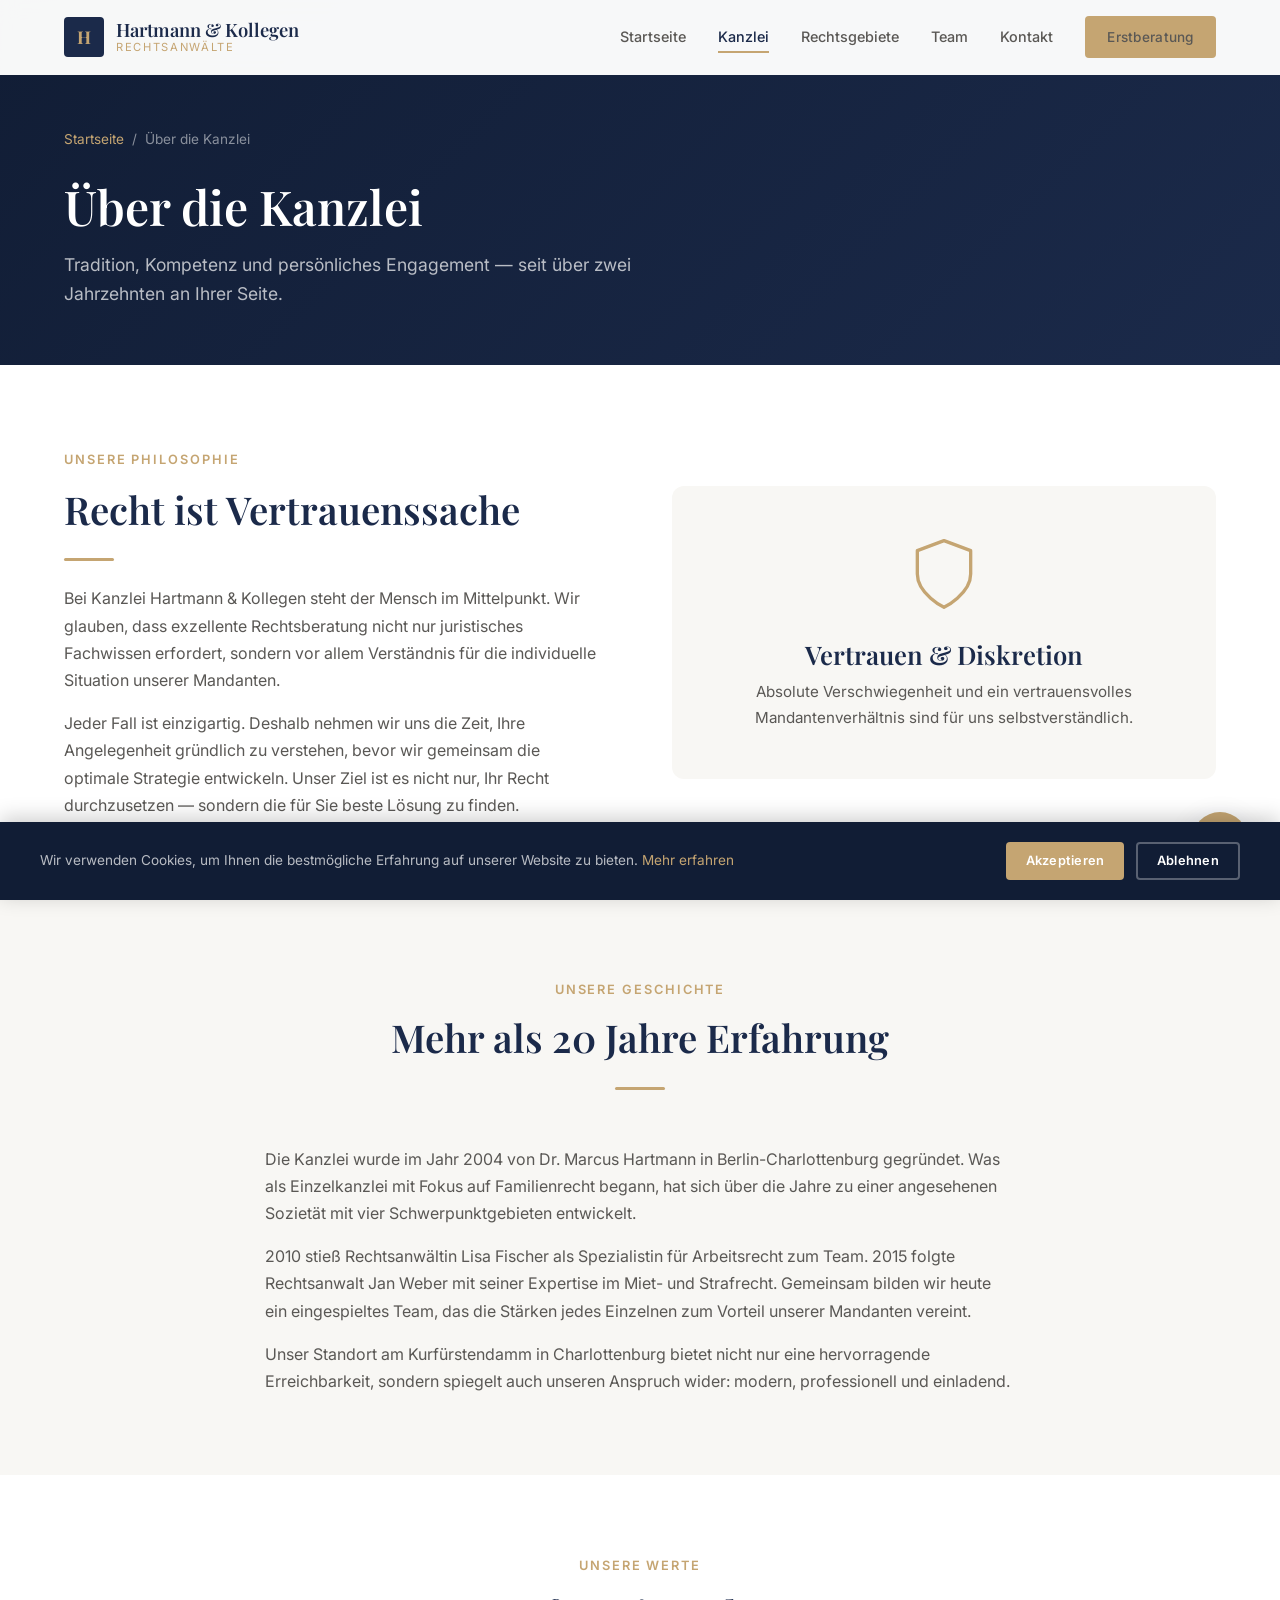
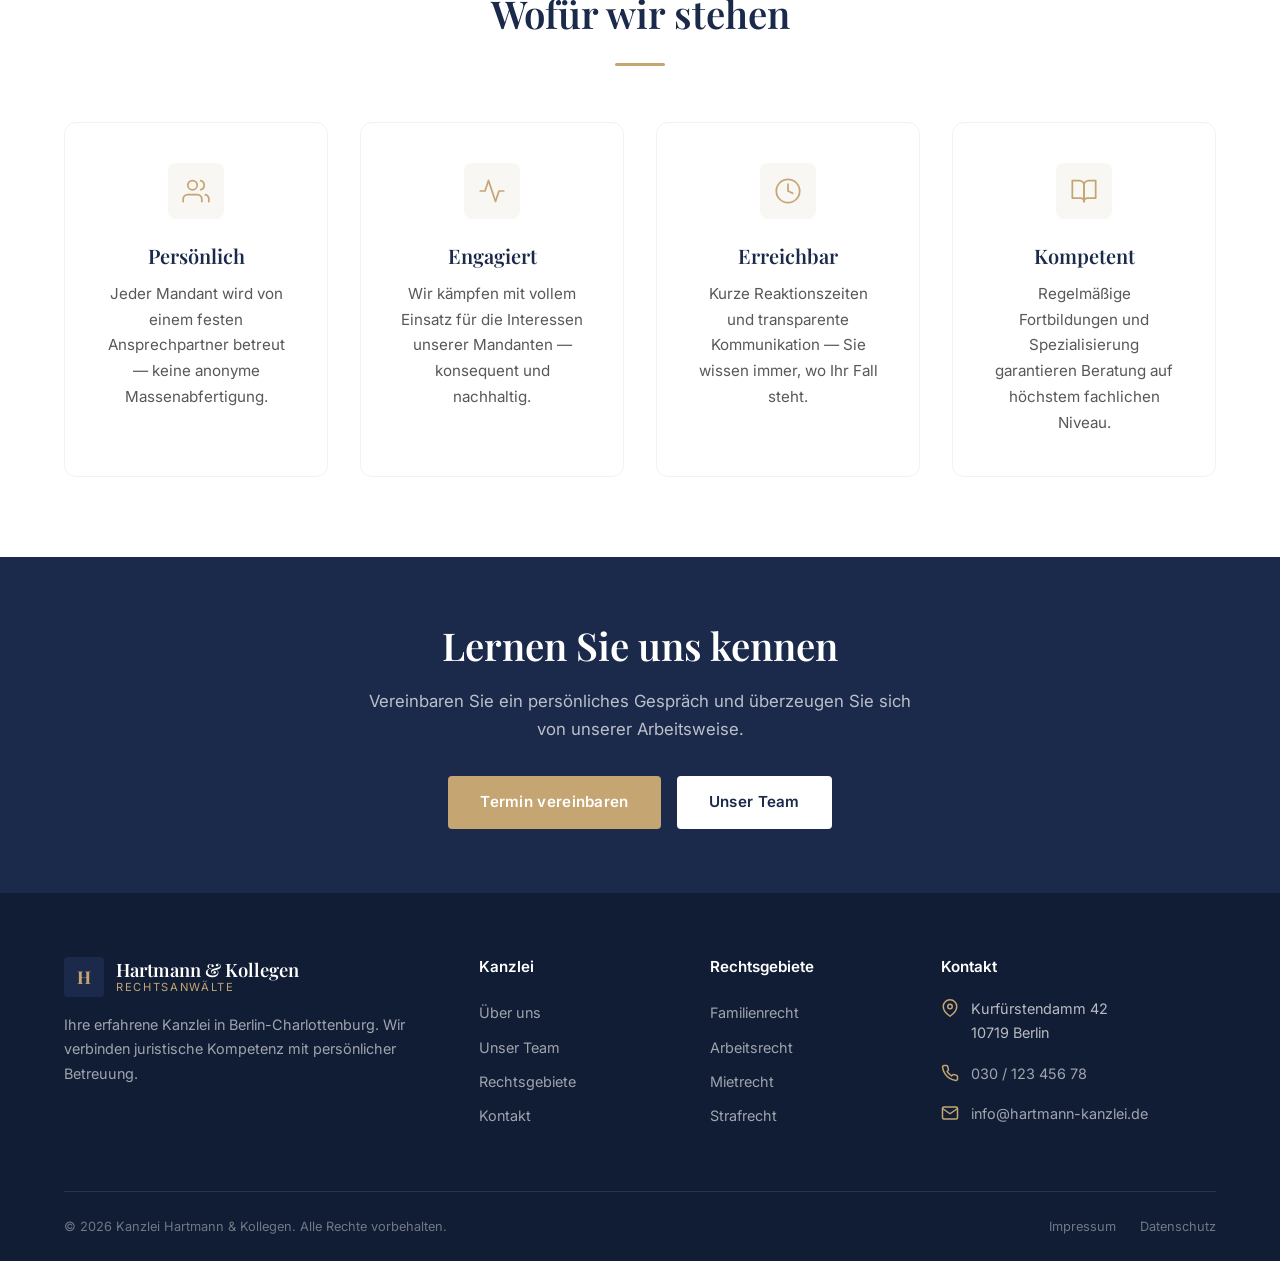
<file: kanzlei.html>
<!DOCTYPE html>
<html lang="de">
<head>
  <meta charset="UTF-8">
  <meta name="viewport" content="width=device-width, initial-scale=1.0">
  <title>Über die Kanzlei — Hartmann & Kollegen | Rechtsanwälte Berlin</title>
  <meta name="description" content="Erfahren Sie mehr über die Kanzlei Hartmann & Kollegen in Berlin-Charlottenburg — unsere Philosophie, Geschichte und Werte.">
  <link rel="stylesheet" href="styles.css">
</head>
<body>

  <!-- Header -->
  <header class="header">
    <div class="header-inner">
      <a href="index.html" class="logo">
        <div class="logo-icon">H</div>
        <div class="logo-text">Hartmann & Kollegen<span>Rechtsanwälte</span></div>
      </a>
      <nav class="nav">
        <a href="index.html">Startseite</a>
        <a href="kanzlei.html">Kanzlei</a>
        <a href="rechtsgebiete.html">Rechtsgebiete</a>
        <a href="team.html">Team</a>
        <a href="kontakt.html">Kontakt</a>
        <a href="kontakt.html" class="btn btn-gold">Erstberatung</a>
      </nav>
      <button class="menu-toggle" aria-label="Menü öffnen"><span></span><span></span><span></span></button>
    </div>
  </header>

  <!-- Page Hero -->
  <section class="page-hero">
    <div class="container">
      <div class="breadcrumb">
        <a href="index.html">Startseite</a>
        <span>/</span>
        <span>Über die Kanzlei</span>
      </div>
      <h1>Über die Kanzlei</h1>
      <p>Tradition, Kompetenz und persönliches Engagement — seit über zwei Jahrzehnten an Ihrer Seite.</p>
    </div>
  </section>

  <!-- Philosophie -->
  <section class="section">
    <div class="container">
      <div class="grid-2" style="align-items:center;gap:4rem;">
        <div class="fade-in">
          <span class="overline" style="color:var(--gold);font-size:.8rem;font-weight:600;letter-spacing:.15em;text-transform:uppercase;">Unsere Philosophie</span>
          <h2 style="margin-top:.75rem;">Recht ist Vertrauenssache</h2>
          <div class="divider" style="margin:1.5rem 0;margin-left:0;"></div>
          <p>Bei Kanzlei Hartmann & Kollegen steht der Mensch im Mittelpunkt. Wir glauben, dass exzellente Rechtsberatung nicht nur juristisches Fachwissen erfordert, sondern vor allem Verständnis für die individuelle Situation unserer Mandanten.</p>
          <p>Jeder Fall ist einzigartig. Deshalb nehmen wir uns die Zeit, Ihre Angelegenheit gründlich zu verstehen, bevor wir gemeinsam die optimale Strategie entwickeln. Unser Ziel ist es nicht nur, Ihr Recht durchzusetzen — sondern die für Sie beste Lösung zu finden.</p>
        </div>
        <div class="fade-in fade-in-delay-2" style="background:var(--off-white);border-radius:var(--radius-lg);padding:3rem;text-align:center;">
          <svg xmlns="http://www.w3.org/2000/svg" width="80" height="80" viewBox="0 0 24 24" fill="none" stroke="var(--gold)" stroke-width="1" stroke-linecap="round" stroke-linejoin="round" style="margin:0 auto 1.5rem;"><path d="M12 22s8-4 8-10V5l-8-3-8 3v7c0 6 8 10 8 10z"/></svg>
          <h3 style="margin-bottom:.5rem;">Vertrauen & Diskretion</h3>
          <p style="font-size:.95rem;">Absolute Verschwiegenheit und ein vertrauensvolles Mandantenverhältnis sind für uns selbstverständlich.</p>
        </div>
      </div>
    </div>
  </section>

  <!-- Geschichte -->
  <section class="section section-bg">
    <div class="container">
      <div class="section-header fade-in">
        <span class="overline">Unsere Geschichte</span>
        <h2>Mehr als 20 Jahre Erfahrung</h2>
        <div class="divider"></div>
      </div>
      <div style="max-width:750px;margin:0 auto;" class="fade-in">
        <p>Die Kanzlei wurde im Jahr 2004 von Dr. Marcus Hartmann in Berlin-Charlottenburg gegründet. Was als Einzelkanzlei mit Fokus auf Familienrecht begann, hat sich über die Jahre zu einer angesehenen Sozietät mit vier Schwerpunktgebieten entwickelt.</p>
        <p>2010 stieß Rechtsanwältin Lisa Fischer als Spezialistin für Arbeitsrecht zum Team. 2015 folgte Rechtsanwalt Jan Weber mit seiner Expertise im Miet- und Strafrecht. Gemeinsam bilden wir heute ein eingespieltes Team, das die Stärken jedes Einzelnen zum Vorteil unserer Mandanten vereint.</p>
        <p>Unser Standort am Kurfürstendamm in Charlottenburg bietet nicht nur eine hervorragende Erreichbarkeit, sondern spiegelt auch unseren Anspruch wider: modern, professionell und einladend.</p>
      </div>
    </div>
  </section>

  <!-- Werte -->
  <section class="section">
    <div class="container">
      <div class="section-header fade-in">
        <span class="overline">Unsere Werte</span>
        <h2>Wofür wir stehen</h2>
        <div class="divider"></div>
      </div>

      <div class="grid-4">
        <div class="card fade-in fade-in-delay-1" style="text-align:center;">
          <div class="card-icon" style="margin:0 auto 1.5rem;">
            <svg xmlns="http://www.w3.org/2000/svg" viewBox="0 0 24 24" fill="none" stroke="currentColor" stroke-width="1.5" stroke-linecap="round" stroke-linejoin="round"><path d="M17 21v-2a4 4 0 0 0-4-4H5a4 4 0 0 0-4 4v2"/><circle cx="9" cy="7" r="4"/><path d="M23 21v-2a4 4 0 0 0-3-3.87"/><path d="M16 3.13a4 4 0 0 1 0 7.75"/></svg>
          </div>
          <h3>Persönlich</h3>
          <p>Jeder Mandant wird von einem festen Ansprechpartner betreut — keine anonyme Massenabfertigung.</p>
        </div>

        <div class="card fade-in fade-in-delay-2" style="text-align:center;">
          <div class="card-icon" style="margin:0 auto 1.5rem;">
            <svg xmlns="http://www.w3.org/2000/svg" viewBox="0 0 24 24" fill="none" stroke="currentColor" stroke-width="1.5" stroke-linecap="round" stroke-linejoin="round"><polyline points="22 12 18 12 15 21 9 3 6 12 2 12"/></svg>
          </div>
          <h3>Engagiert</h3>
          <p>Wir kämpfen mit vollem Einsatz für die Interessen unserer Mandanten — konsequent und nachhaltig.</p>
        </div>

        <div class="card fade-in fade-in-delay-3" style="text-align:center;">
          <div class="card-icon" style="margin:0 auto 1.5rem;">
            <svg xmlns="http://www.w3.org/2000/svg" viewBox="0 0 24 24" fill="none" stroke="currentColor" stroke-width="1.5" stroke-linecap="round" stroke-linejoin="round"><circle cx="12" cy="12" r="10"/><polyline points="12 6 12 12 16 14"/></svg>
          </div>
          <h3>Erreichbar</h3>
          <p>Kurze Reaktionszeiten und transparente Kommunikation — Sie wissen immer, wo Ihr Fall steht.</p>
        </div>

        <div class="card fade-in fade-in-delay-4" style="text-align:center;">
          <div class="card-icon" style="margin:0 auto 1.5rem;">
            <svg xmlns="http://www.w3.org/2000/svg" viewBox="0 0 24 24" fill="none" stroke="currentColor" stroke-width="1.5" stroke-linecap="round" stroke-linejoin="round"><path d="M2 3h6a4 4 0 0 1 4 4v14a3 3 0 0 0-3-3H2z"/><path d="M22 3h-6a4 4 0 0 0-4 4v14a3 3 0 0 1 3-3h7z"/></svg>
          </div>
          <h3>Kompetent</h3>
          <p>Regelmäßige Fortbildungen und Spezialisierung garantieren Beratung auf höchstem fachlichen Niveau.</p>
        </div>
      </div>
    </div>
  </section>

  <!-- CTA -->
  <section class="cta-section">
    <div class="container fade-in">
      <h2>Lernen Sie uns kennen</h2>
      <p>Vereinbaren Sie ein persönliches Gespräch und überzeugen Sie sich von unserer Arbeitsweise.</p>
      <div class="cta-buttons">
        <a href="kontakt.html" class="btn btn-gold">Termin vereinbaren</a>
        <a href="team.html" class="btn btn-white">Unser Team</a>
      </div>
    </div>
  </section>

  <!-- Footer -->
  <footer class="footer">
    <div class="container">
      <div class="footer-grid">
        <div class="footer-about">
          <a href="index.html" class="logo" style="margin-bottom:1rem;"><div class="logo-icon">H</div><div class="logo-text" style="color:#fff;">Hartmann & Kollegen<span>Rechtsanwälte</span></div></a>
          <p>Ihre erfahrene Kanzlei in Berlin-Charlottenburg. Wir verbinden juristische Kompetenz mit persönlicher Betreuung.</p>
        </div>
        <div class="footer-links"><h4>Kanzlei</h4><a href="kanzlei.html">Über uns</a><a href="team.html">Unser Team</a><a href="rechtsgebiete.html">Rechtsgebiete</a><a href="kontakt.html">Kontakt</a></div>
        <div class="footer-links"><h4>Rechtsgebiete</h4><a href="familienrecht.html">Familienrecht</a><a href="arbeitsrecht.html">Arbeitsrecht</a><a href="mietrecht.html">Mietrecht</a><a href="strafrecht.html">Strafrecht</a></div>
        <div><h4>Kontakt</h4>
          <div class="footer-contact-item"><svg xmlns="http://www.w3.org/2000/svg" viewBox="0 0 24 24" fill="none" stroke="currentColor" stroke-width="2" stroke-linecap="round" stroke-linejoin="round"><path d="M21 10c0 7-9 13-9 13s-9-6-9-13a9 9 0 0 1 18 0z"/><circle cx="12" cy="10" r="3"/></svg><div>Kurfürstendamm 42<br>10719 Berlin</div></div>
          <div class="footer-contact-item"><svg xmlns="http://www.w3.org/2000/svg" viewBox="0 0 24 24" fill="none" stroke="currentColor" stroke-width="2" stroke-linecap="round" stroke-linejoin="round"><path d="M22 16.92v3a2 2 0 0 1-2.18 2 19.79 19.79 0 0 1-8.63-3.07 19.5 19.5 0 0 1-6-6 19.79 19.79 0 0 1-3.07-8.67A2 2 0 0 1 4.11 2h3a2 2 0 0 1 2 1.72c.127.96.361 1.903.7 2.81a2 2 0 0 1-.45 2.11L8.09 9.91a16 16 0 0 0 6 6l1.27-1.27a2 2 0 0 1 2.11-.45c.907.339 1.85.573 2.81.7A2 2 0 0 1 22 16.92z"/></svg><a href="tel:+493012345678">030 / 123 456 78</a></div>
          <div class="footer-contact-item"><svg xmlns="http://www.w3.org/2000/svg" viewBox="0 0 24 24" fill="none" stroke="currentColor" stroke-width="2" stroke-linecap="round" stroke-linejoin="round"><path d="M4 4h16c1.1 0 2 .9 2 2v12c0 1.1-.9 2-2 2H4c-1.1 0-2-.9-2-2V6c0-1.1.9-2 2-2z"/><polyline points="22,6 12,13 2,6"/></svg><a href="mailto:info@hartmann-kanzlei.de">info@hartmann-kanzlei.de</a></div>
        </div>
      </div>
      <div class="footer-bottom">
        <span>&copy; 2026 Kanzlei Hartmann & Kollegen. Alle Rechte vorbehalten.</span>
        <div class="footer-legal"><a href="impressum.html">Impressum</a><a href="datenschutz.html">Datenschutz</a></div>
      </div>
    </div>
  </footer>

  <a href="tel:+493012345678" class="callback-btn" aria-label="Jetzt anrufen"><svg xmlns="http://www.w3.org/2000/svg" viewBox="0 0 24 24" fill="none" stroke="currentColor" stroke-width="2" stroke-linecap="round" stroke-linejoin="round"><path d="M22 16.92v3a2 2 0 0 1-2.18 2 19.79 19.79 0 0 1-8.63-3.07 19.5 19.5 0 0 1-6-6 19.79 19.79 0 0 1-3.07-8.67A2 2 0 0 1 4.11 2h3a2 2 0 0 1 2 1.72c.127.96.361 1.903.7 2.81a2 2 0 0 1-.45 2.11L8.09 9.91a16 16 0 0 0 6 6l1.27-1.27a2 2 0 0 1 2.11-.45c.907.339 1.85.573 2.81.7A2 2 0 0 1 22 16.92z"/></svg></a>

  <div class="cookie-banner"><div class="cookie-inner"><p>Wir verwenden Cookies, um Ihnen die bestmögliche Erfahrung auf unserer Website zu bieten. <a href="datenschutz.html">Mehr erfahren</a></p><div class="cookie-buttons"><button class="btn btn-gold cookie-accept">Akzeptieren</button><button class="btn btn-outline cookie-decline" style="border-color:rgba(255,255,255,.3);color:#fff;">Ablehnen</button></div></div></div>

  <script src="main.js"></script>
</body>
</html>
</file>
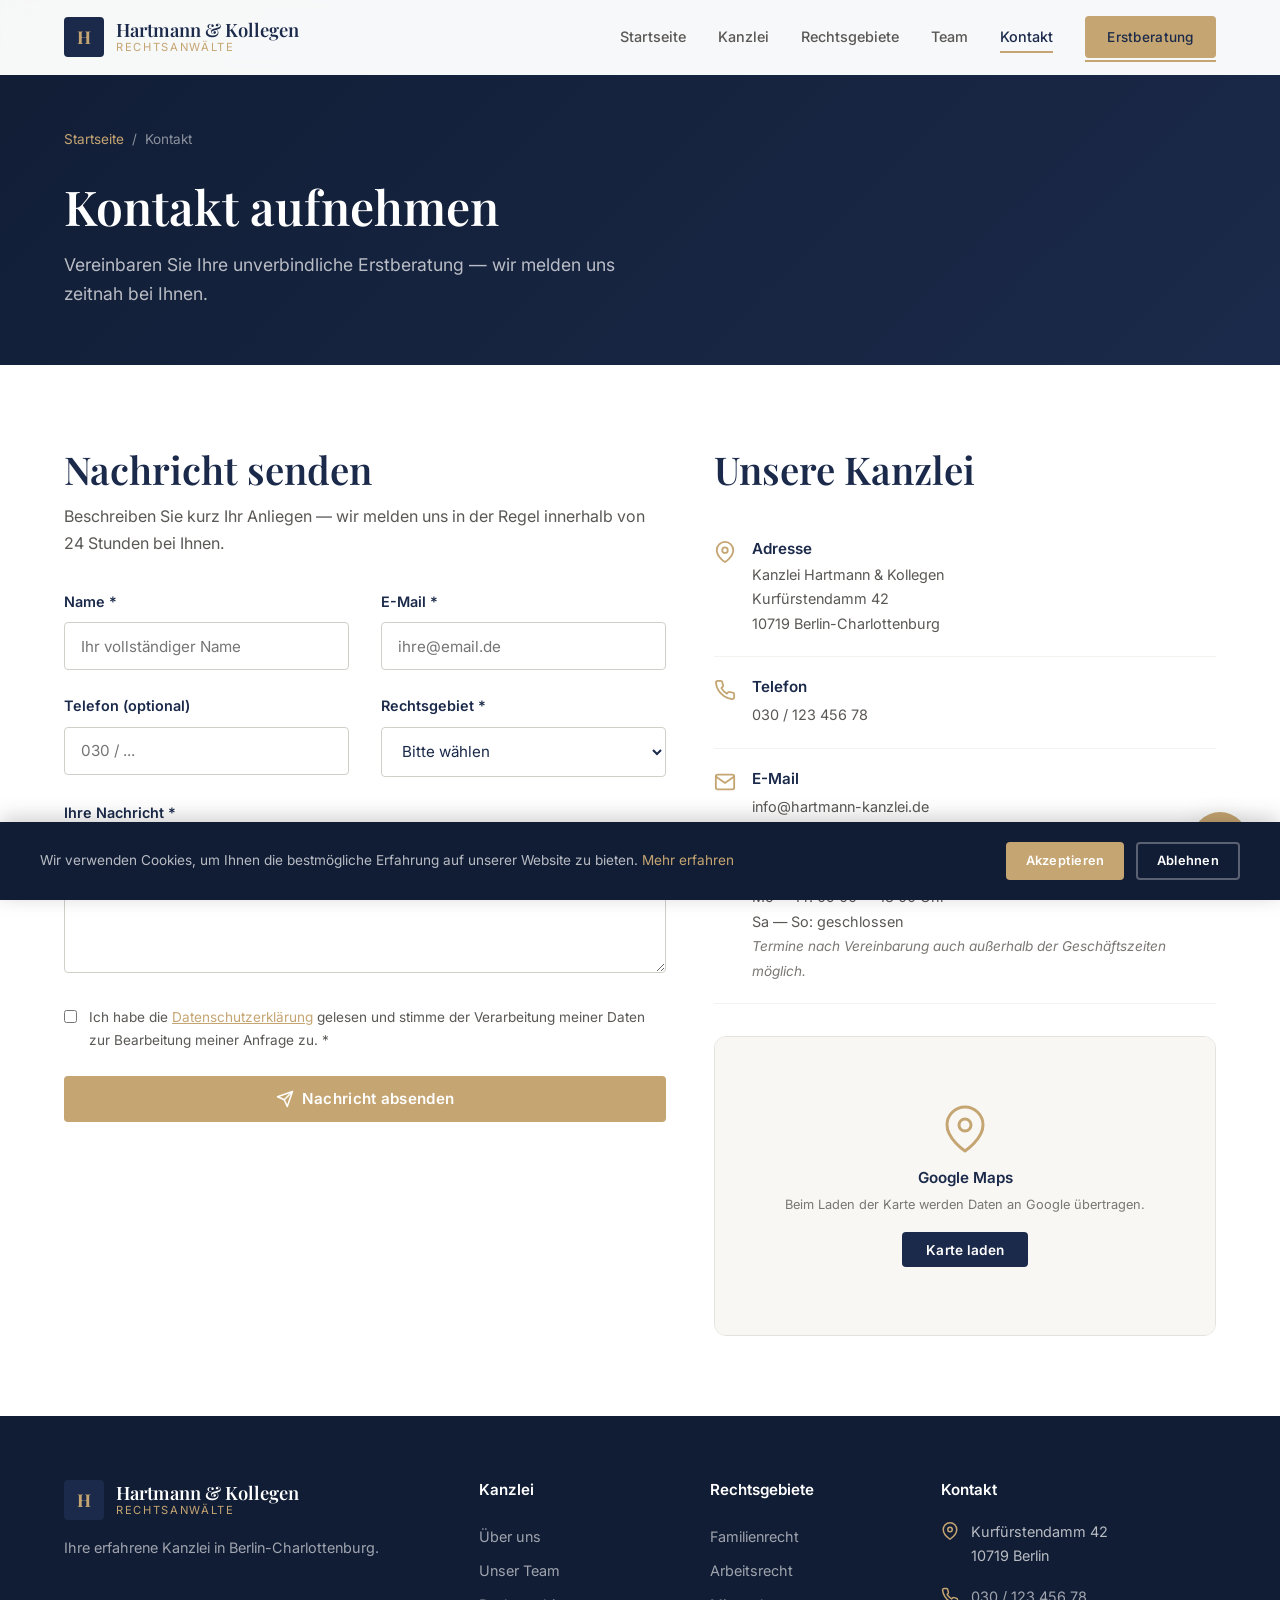
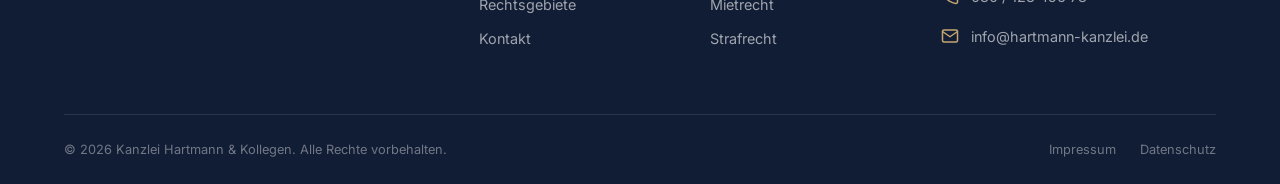
<file: kontakt.html>
<!DOCTYPE html>
<html lang="de">
<head>
  <meta charset="UTF-8">
  <meta name="viewport" content="width=device-width, initial-scale=1.0">
  <title>Kontakt — Hartmann & Kollegen | Rechtsanwälte Berlin</title>
  <meta name="description" content="Kontaktieren Sie Kanzlei Hartmann & Kollegen in Berlin-Charlottenburg. Vereinbaren Sie jetzt Ihre Erstberatung.">
  <link rel="stylesheet" href="styles.css">
</head>
<body>

  <header class="header">
    <div class="header-inner">
      <a href="index.html" class="logo"><div class="logo-icon">H</div><div class="logo-text">Hartmann & Kollegen<span>Rechtsanwälte</span></div></a>
      <nav class="nav">
        <a href="index.html">Startseite</a><a href="kanzlei.html">Kanzlei</a><a href="rechtsgebiete.html">Rechtsgebiete</a><a href="team.html">Team</a><a href="kontakt.html">Kontakt</a>
        <a href="kontakt.html" class="btn btn-gold">Erstberatung</a>
      </nav>
      <button class="menu-toggle" aria-label="Menü öffnen"><span></span><span></span><span></span></button>
    </div>
  </header>

  <section class="page-hero">
    <div class="container">
      <div class="breadcrumb"><a href="index.html">Startseite</a><span>/</span><span>Kontakt</span></div>
      <h1>Kontakt aufnehmen</h1>
      <p>Vereinbaren Sie Ihre unverbindliche Erstberatung — wir melden uns zeitnah bei Ihnen.</p>
    </div>
  </section>

  <section class="section">
    <div class="container">
      <div class="contact-grid">

        <!-- Formular -->
        <div class="fade-in">
          <h2 style="margin-bottom:.5rem;">Nachricht senden</h2>
          <p style="margin-bottom:2rem;">Beschreiben Sie kurz Ihr Anliegen — wir melden uns in der Regel innerhalb von 24 Stunden bei Ihnen.</p>

          <form action="https://formspree.io/f/IHRE_FORMSPREE_ID" method="POST">
            <div class="grid-2">
              <div class="form-group">
                <label for="name">Name *</label>
                <input type="text" id="name" name="name" required placeholder="Ihr vollständiger Name">
              </div>
              <div class="form-group">
                <label for="email">E-Mail *</label>
                <input type="email" id="email" name="email" required placeholder="ihre@email.de">
              </div>
            </div>

            <div class="grid-2">
              <div class="form-group">
                <label for="phone">Telefon (optional)</label>
                <input type="tel" id="phone" name="phone" placeholder="030 / ...">
              </div>
              <div class="form-group">
                <label for="rechtsgebiet">Rechtsgebiet *</label>
                <select id="rechtsgebiet" name="rechtsgebiet" required>
                  <option value="" disabled selected>Bitte wählen</option>
                  <option value="Familienrecht">Familienrecht</option>
                  <option value="Arbeitsrecht">Arbeitsrecht</option>
                  <option value="Mietrecht">Mietrecht</option>
                  <option value="Strafrecht">Strafrecht</option>
                  <option value="Sonstiges">Sonstiges / Unsicher</option>
                </select>
              </div>
            </div>

            <div class="form-group">
              <label for="message">Ihre Nachricht *</label>
              <textarea id="message" name="message" required placeholder="Beschreiben Sie kurz Ihr Anliegen..."></textarea>
            </div>

            <div class="form-group">
              <div class="checkbox-group">
                <input type="checkbox" id="datenschutz" name="datenschutz" required>
                <label for="datenschutz">Ich habe die <a href="datenschutz.html" style="color:var(--gold);text-decoration:underline;">Datenschutzerklärung</a> gelesen und stimme der Verarbeitung meiner Daten zur Bearbeitung meiner Anfrage zu. *</label>
              </div>
            </div>

            <button type="submit" class="btn btn-gold" style="width:100%;justify-content:center;">
              <svg xmlns="http://www.w3.org/2000/svg" width="18" height="18" viewBox="0 0 24 24" fill="none" stroke="currentColor" stroke-width="2" stroke-linecap="round" stroke-linejoin="round"><line x1="22" y1="2" x2="11" y2="13"/><polygon points="22 2 15 22 11 13 2 9 22 2"/></svg>
              Nachricht absenden
            </button>
          </form>
        </div>

        <!-- Kontaktinfo + Map -->
        <div class="fade-in fade-in-delay-2">
          <h2 style="margin-bottom:1.5rem;">Unsere Kanzlei</h2>

          <div class="contact-info-card">
            <svg xmlns="http://www.w3.org/2000/svg" viewBox="0 0 24 24" fill="none" stroke="currentColor" stroke-width="2" stroke-linecap="round" stroke-linejoin="round"><path d="M21 10c0 7-9 13-9 13s-9-6-9-13a9 9 0 0 1 18 0z"/><circle cx="12" cy="10" r="3"/></svg>
            <div>
              <h4>Adresse</h4>
              <p>Kanzlei Hartmann & Kollegen<br>Kurfürstendamm 42<br>10719 Berlin-Charlottenburg</p>
            </div>
          </div>

          <div class="contact-info-card">
            <svg xmlns="http://www.w3.org/2000/svg" viewBox="0 0 24 24" fill="none" stroke="currentColor" stroke-width="2" stroke-linecap="round" stroke-linejoin="round"><path d="M22 16.92v3a2 2 0 0 1-2.18 2 19.79 19.79 0 0 1-8.63-3.07 19.5 19.5 0 0 1-6-6 19.79 19.79 0 0 1-3.07-8.67A2 2 0 0 1 4.11 2h3a2 2 0 0 1 2 1.72c.127.96.361 1.903.7 2.81a2 2 0 0 1-.45 2.11L8.09 9.91a16 16 0 0 0 6 6l1.27-1.27a2 2 0 0 1 2.11-.45c.907.339 1.85.573 2.81.7A2 2 0 0 1 22 16.92z"/></svg>
            <div>
              <h4>Telefon</h4>
              <a href="tel:+493012345678">030 / 123 456 78</a>
            </div>
          </div>

          <div class="contact-info-card">
            <svg xmlns="http://www.w3.org/2000/svg" viewBox="0 0 24 24" fill="none" stroke="currentColor" stroke-width="2" stroke-linecap="round" stroke-linejoin="round"><path d="M4 4h16c1.1 0 2 .9 2 2v12c0 1.1-.9 2-2 2H4c-1.1 0-2-.9-2-2V6c0-1.1.9-2 2-2z"/><polyline points="22,6 12,13 2,6"/></svg>
            <div>
              <h4>E-Mail</h4>
              <a href="mailto:info@hartmann-kanzlei.de">info@hartmann-kanzlei.de</a>
            </div>
          </div>

          <div class="contact-info-card">
            <svg xmlns="http://www.w3.org/2000/svg" viewBox="0 0 24 24" fill="none" stroke="currentColor" stroke-width="2" stroke-linecap="round" stroke-linejoin="round"><circle cx="12" cy="12" r="10"/><polyline points="12 6 12 12 16 14"/></svg>
            <div>
              <h4>Öffnungszeiten</h4>
              <p>Mo — Fr: 09:00 — 18:00 Uhr<br>Sa — So: geschlossen<br><em style="font-size:.85rem;color:var(--text-light);">Termine nach Vereinbarung auch außerhalb der Geschäftszeiten möglich.</em></p>
            </div>
          </div>

          <!-- Google Maps (DSGVO-konform: erst nach Klick laden) -->
          <div class="map-container" id="map-container">
            <div class="map-placeholder" id="map-placeholder">
              <svg xmlns="http://www.w3.org/2000/svg" width="48" height="48" viewBox="0 0 24 24" fill="none" stroke="var(--gold)" stroke-width="1.5" stroke-linecap="round" stroke-linejoin="round"><path d="M21 10c0 7-9 13-9 13s-9-6-9-13a9 9 0 0 1 18 0z"/><circle cx="12" cy="10" r="3"/></svg>
              <p style="margin:.75rem 0 .25rem;font-weight:600;color:var(--navy);font-size:.95rem;">Google Maps</p>
              <p style="font-size:.8rem;color:var(--text-light);margin-bottom:1rem;">Beim Laden der Karte werden Daten an Google übertragen.</p>
              <button class="btn btn-navy" onclick="loadMap()" style="font-size:.85rem;padding:.6rem 1.5rem;">Karte laden</button>
            </div>
          </div>
          <script>
            function loadMap() {
              document.getElementById('map-placeholder').remove();
              document.getElementById('map-container').innerHTML = '<iframe src="https://www.google.com/maps/embed?pb=!1m18!1m12!1m3!1d2428.4!2d13.3!3d52.5!2m3!1f0!2f0!3f0!3m2!1i1024!2i768!4f13.1!3m3!1m2!1s0x47a850e1e9b0f0a1%3A0x1234567890abcdef!2sKurf%C3%BCrstendamm%2042%2C%2010719%20Berlin!5e0!3m2!1sde!2sde!4v1700000000000!5m2!1sde!2sde" allowfullscreen="" loading="lazy" referrerpolicy="no-referrer-when-downgrade" title="Standort Kanzlei Hartmann &amp; Kollegen" style="width:100%;height:100%;border:0;"></iframe>';
            }
          </script>
        </div>

      </div>
    </div>
  </section>

  <footer class="footer">
    <div class="container">
      <div class="footer-grid">
        <div class="footer-about"><a href="index.html" class="logo" style="margin-bottom:1rem;"><div class="logo-icon">H</div><div class="logo-text" style="color:#fff;">Hartmann & Kollegen<span>Rechtsanwälte</span></div></a><p>Ihre erfahrene Kanzlei in Berlin-Charlottenburg.</p></div>
        <div class="footer-links"><h4>Kanzlei</h4><a href="kanzlei.html">Über uns</a><a href="team.html">Unser Team</a><a href="rechtsgebiete.html">Rechtsgebiete</a><a href="kontakt.html">Kontakt</a></div>
        <div class="footer-links"><h4>Rechtsgebiete</h4><a href="familienrecht.html">Familienrecht</a><a href="arbeitsrecht.html">Arbeitsrecht</a><a href="mietrecht.html">Mietrecht</a><a href="strafrecht.html">Strafrecht</a></div>
        <div><h4>Kontakt</h4><div class="footer-contact-item"><svg xmlns="http://www.w3.org/2000/svg" viewBox="0 0 24 24" fill="none" stroke="currentColor" stroke-width="2" stroke-linecap="round" stroke-linejoin="round"><path d="M21 10c0 7-9 13-9 13s-9-6-9-13a9 9 0 0 1 18 0z"/><circle cx="12" cy="10" r="3"/></svg><div>Kurfürstendamm 42<br>10719 Berlin</div></div><div class="footer-contact-item"><svg xmlns="http://www.w3.org/2000/svg" viewBox="0 0 24 24" fill="none" stroke="currentColor" stroke-width="2" stroke-linecap="round" stroke-linejoin="round"><path d="M22 16.92v3a2 2 0 0 1-2.18 2 19.79 19.79 0 0 1-8.63-3.07 19.5 19.5 0 0 1-6-6 19.79 19.79 0 0 1-3.07-8.67A2 2 0 0 1 4.11 2h3a2 2 0 0 1 2 1.72c.127.96.361 1.903.7 2.81a2 2 0 0 1-.45 2.11L8.09 9.91a16 16 0 0 0 6 6l1.27-1.27a2 2 0 0 1 2.11-.45c.907.339 1.85.573 2.81.7A2 2 0 0 1 22 16.92z"/></svg><a href="tel:+493012345678">030 / 123 456 78</a></div><div class="footer-contact-item"><svg xmlns="http://www.w3.org/2000/svg" viewBox="0 0 24 24" fill="none" stroke="currentColor" stroke-width="2" stroke-linecap="round" stroke-linejoin="round"><path d="M4 4h16c1.1 0 2 .9 2 2v12c0 1.1-.9 2-2 2H4c-1.1 0-2-.9-2-2V6c0-1.1.9-2 2-2z"/><polyline points="22,6 12,13 2,6"/></svg><a href="mailto:info@hartmann-kanzlei.de">info@hartmann-kanzlei.de</a></div></div>
      </div>
      <div class="footer-bottom"><span>&copy; 2026 Kanzlei Hartmann & Kollegen. Alle Rechte vorbehalten.</span><div class="footer-legal"><a href="impressum.html">Impressum</a><a href="datenschutz.html">Datenschutz</a></div></div>
    </div>
  </footer>

  <a href="tel:+493012345678" class="callback-btn" aria-label="Jetzt anrufen"><svg xmlns="http://www.w3.org/2000/svg" viewBox="0 0 24 24" fill="none" stroke="currentColor" stroke-width="2" stroke-linecap="round" stroke-linejoin="round"><path d="M22 16.92v3a2 2 0 0 1-2.18 2 19.79 19.79 0 0 1-8.63-3.07 19.5 19.5 0 0 1-6-6 19.79 19.79 0 0 1-3.07-8.67A2 2 0 0 1 4.11 2h3a2 2 0 0 1 2 1.72c.127.96.361 1.903.7 2.81a2 2 0 0 1-.45 2.11L8.09 9.91a16 16 0 0 0 6 6l1.27-1.27a2 2 0 0 1 2.11-.45c.907.339 1.85.573 2.81.7A2 2 0 0 1 22 16.92z"/></svg></a>
  <div class="cookie-banner"><div class="cookie-inner"><p>Wir verwenden Cookies, um Ihnen die bestmögliche Erfahrung auf unserer Website zu bieten. <a href="datenschutz.html">Mehr erfahren</a></p><div class="cookie-buttons"><button class="btn btn-gold cookie-accept">Akzeptieren</button><button class="btn btn-outline cookie-decline" style="border-color:rgba(255,255,255,.3);color:#fff;">Ablehnen</button></div></div></div>
  <script src="main.js"></script>
</body>
</html>
</file>
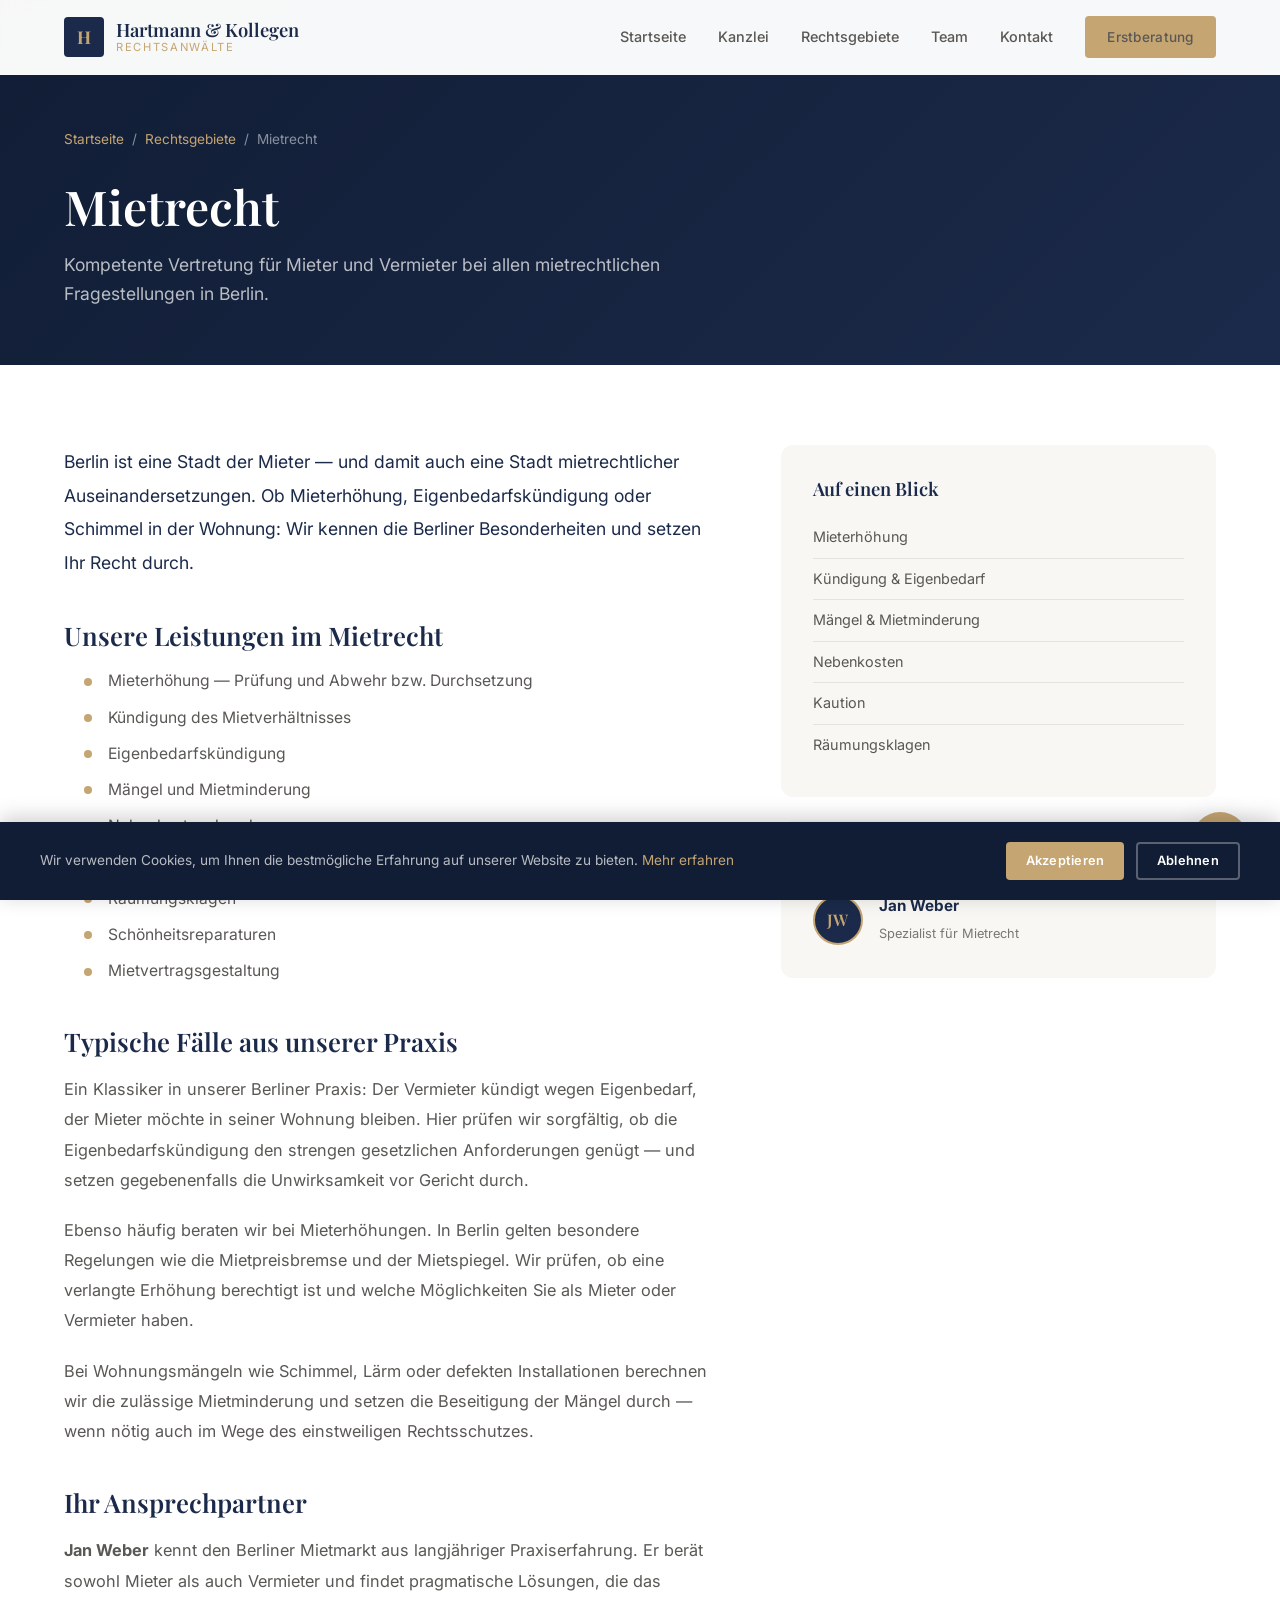
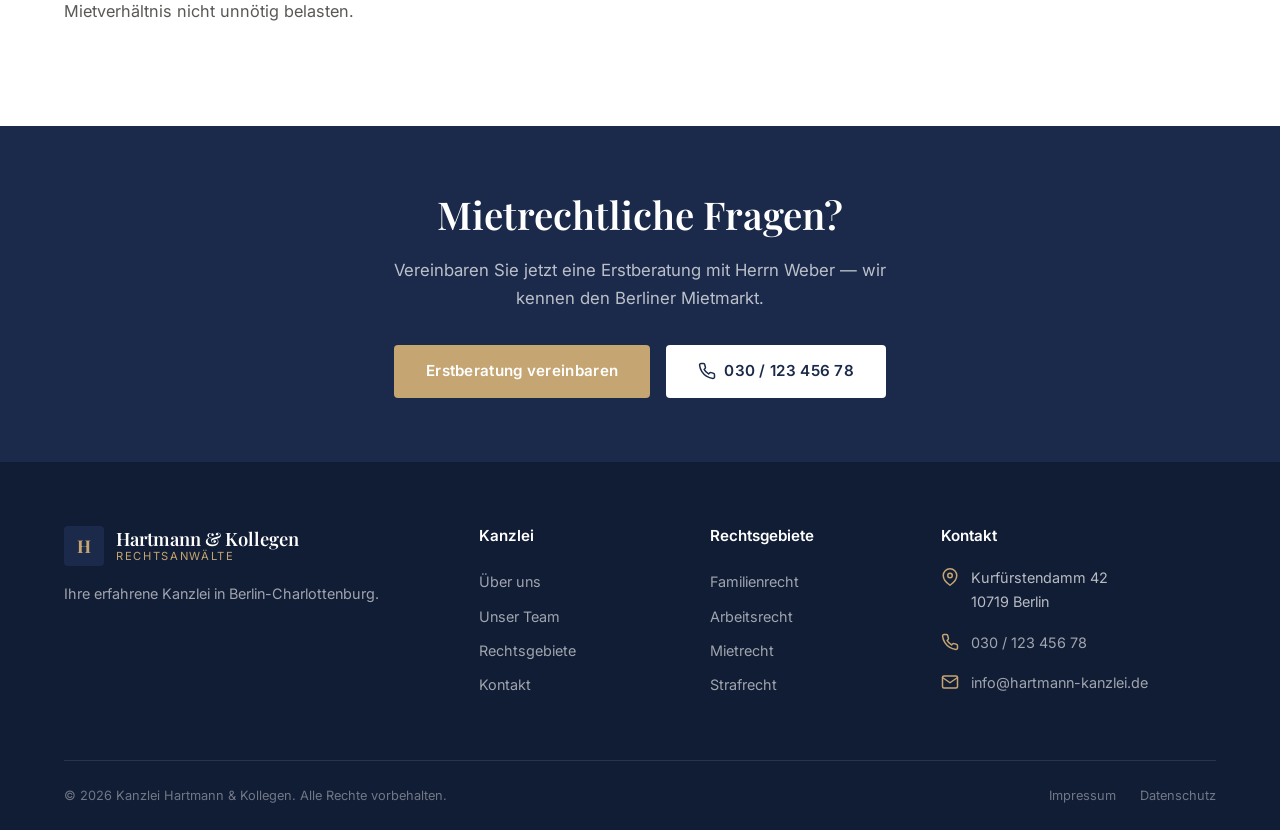
<file: mietrecht.html>
<!DOCTYPE html>
<html lang="de">
<head>
  <meta charset="UTF-8">
  <meta name="viewport" content="width=device-width, initial-scale=1.0">
  <title>Mietrecht — Hartmann & Kollegen | Rechtsanwälte Berlin</title>
  <meta name="description" content="Mietrecht in Berlin: Mieterhöhung, Kündigung, Mängel, Nebenkostenabrechnung. Kanzlei Hartmann & Kollegen vertritt Mieter und Vermieter.">
  <link rel="stylesheet" href="styles.css">
</head>
<body>

  <header class="header">
    <div class="header-inner">
      <a href="index.html" class="logo"><div class="logo-icon">H</div><div class="logo-text">Hartmann & Kollegen<span>Rechtsanwälte</span></div></a>
      <nav class="nav">
        <a href="index.html">Startseite</a><a href="kanzlei.html">Kanzlei</a><a href="rechtsgebiete.html">Rechtsgebiete</a><a href="team.html">Team</a><a href="kontakt.html">Kontakt</a>
        <a href="kontakt.html" class="btn btn-gold">Erstberatung</a>
      </nav>
      <button class="menu-toggle" aria-label="Menü öffnen"><span></span><span></span><span></span></button>
    </div>
  </header>

  <section class="page-hero">
    <div class="container">
      <div class="breadcrumb"><a href="index.html">Startseite</a><span>/</span><a href="rechtsgebiete.html">Rechtsgebiete</a><span>/</span><span>Mietrecht</span></div>
      <h1>Mietrecht</h1>
      <p>Kompetente Vertretung für Mieter und Vermieter bei allen mietrechtlichen Fragestellungen in Berlin.</p>
    </div>
  </section>

  <section class="section">
    <div class="container">
      <div class="grid-2 detail-grid">
        <div class="detail-content fade-in">
          <p style="font-size:1.1rem;line-height:1.9;color:var(--text-primary);">Berlin ist eine Stadt der Mieter — und damit auch eine Stadt mietrechtlicher Auseinandersetzungen. Ob Mieterhöhung, Eigenbedarfskündigung oder Schimmel in der Wohnung: Wir kennen die Berliner Besonderheiten und setzen Ihr Recht durch.</p>

          <h2>Unsere Leistungen im Mietrecht</h2>
          <ul>
            <li>Mieterhöhung — Prüfung und Abwehr bzw. Durchsetzung</li>
            <li>Kündigung des Mietverhältnisses</li>
            <li>Eigenbedarfskündigung</li>
            <li>Mängel und Mietminderung</li>
            <li>Nebenkostenabrechnung</li>
            <li>Kaution und Kautionsrückforderung</li>
            <li>Räumungsklagen</li>
            <li>Schönheitsreparaturen</li>
            <li>Mietvertragsgestaltung</li>
          </ul>

          <h2>Typische Fälle aus unserer Praxis</h2>
          <p>Ein Klassiker in unserer Berliner Praxis: Der Vermieter kündigt wegen Eigenbedarf, der Mieter möchte in seiner Wohnung bleiben. Hier prüfen wir sorgfältig, ob die Eigenbedarfskündigung den strengen gesetzlichen Anforderungen genügt — und setzen gegebenenfalls die Unwirksamkeit vor Gericht durch.</p>
          <p>Ebenso häufig beraten wir bei Mieterhöhungen. In Berlin gelten besondere Regelungen wie die Mietpreisbremse und der Mietspiegel. Wir prüfen, ob eine verlangte Erhöhung berechtigt ist und welche Möglichkeiten Sie als Mieter oder Vermieter haben.</p>
          <p>Bei Wohnungsmängeln wie Schimmel, Lärm oder defekten Installationen berechnen wir die zulässige Mietminderung und setzen die Beseitigung der Mängel durch — wenn nötig auch im Wege des einstweiligen Rechtsschutzes.</p>

          <h2>Ihr Ansprechpartner</h2>
          <p><strong>Jan Weber</strong> kennt den Berliner Mietmarkt aus langjähriger Praxiserfahrung. Er berät sowohl Mieter als auch Vermieter und findet pragmatische Lösungen, die das Mietverhältnis nicht unnötig belasten.</p>
        </div>

        <div class="detail-sidebar fade-in fade-in-delay-2">
          <div class="sidebar-card">
            <h4>Auf einen Blick</h4>
            <ul>
              <li>Mieterhöhung</li>
              <li>Kündigung & Eigenbedarf</li>
              <li>Mängel & Mietminderung</li>
              <li>Nebenkosten</li>
              <li>Kaution</li>
              <li>Räumungsklagen</li>
            </ul>
          </div>

          <div class="sidebar-card">
            <h4>Ansprechpartner</h4>
            <div style="display:flex;align-items:center;gap:1rem;margin-top:1rem;">
              <div style="width:50px;height:50px;border-radius:50%;background:var(--navy);color:var(--gold);display:flex;align-items:center;justify-content:center;font-family:var(--font-heading);font-weight:600;font-size:1rem;border:2px solid var(--gold);">JW</div>
              <div>
                <strong style="display:block;font-size:.95rem;">Jan Weber</strong>
                <span style="font-size:.8rem;color:var(--text-light);">Spezialist für Mietrecht</span>
              </div>
            </div>
          </div>

        </div>
      </div>
    </div>
  </section>

  <section class="cta-section">
    <div class="container fade-in">
      <h2>Mietrechtliche Fragen?</h2>
      <p>Vereinbaren Sie jetzt eine Erstberatung mit Herrn Weber — wir kennen den Berliner Mietmarkt.</p>
      <div class="cta-buttons">
        <a href="kontakt.html" class="btn btn-gold">Erstberatung vereinbaren</a>
        <a href="tel:+493012345678" class="btn btn-white"><svg xmlns="http://www.w3.org/2000/svg" width="18" height="18" viewBox="0 0 24 24" fill="none" stroke="currentColor" stroke-width="2" stroke-linecap="round" stroke-linejoin="round"><path d="M22 16.92v3a2 2 0 0 1-2.18 2 19.79 19.79 0 0 1-8.63-3.07 19.5 19.5 0 0 1-6-6 19.79 19.79 0 0 1-3.07-8.67A2 2 0 0 1 4.11 2h3a2 2 0 0 1 2 1.72c.127.96.361 1.903.7 2.81a2 2 0 0 1-.45 2.11L8.09 9.91a16 16 0 0 0 6 6l1.27-1.27a2 2 0 0 1 2.11-.45c.907.339 1.85.573 2.81.7A2 2 0 0 1 22 16.92z"/></svg>030 / 123 456 78</a>
      </div>
    </div>
  </section>

  <footer class="footer">
    <div class="container">
      <div class="footer-grid">
        <div class="footer-about"><a href="index.html" class="logo" style="margin-bottom:1rem;"><div class="logo-icon">H</div><div class="logo-text" style="color:#fff;">Hartmann & Kollegen<span>Rechtsanwälte</span></div></a><p>Ihre erfahrene Kanzlei in Berlin-Charlottenburg.</p></div>
        <div class="footer-links"><h4>Kanzlei</h4><a href="kanzlei.html">Über uns</a><a href="team.html">Unser Team</a><a href="rechtsgebiete.html">Rechtsgebiete</a><a href="kontakt.html">Kontakt</a></div>
        <div class="footer-links"><h4>Rechtsgebiete</h4><a href="familienrecht.html">Familienrecht</a><a href="arbeitsrecht.html">Arbeitsrecht</a><a href="mietrecht.html">Mietrecht</a><a href="strafrecht.html">Strafrecht</a></div>
        <div><h4>Kontakt</h4><div class="footer-contact-item"><svg xmlns="http://www.w3.org/2000/svg" viewBox="0 0 24 24" fill="none" stroke="currentColor" stroke-width="2" stroke-linecap="round" stroke-linejoin="round"><path d="M21 10c0 7-9 13-9 13s-9-6-9-13a9 9 0 0 1 18 0z"/><circle cx="12" cy="10" r="3"/></svg><div>Kurfürstendamm 42<br>10719 Berlin</div></div><div class="footer-contact-item"><svg xmlns="http://www.w3.org/2000/svg" viewBox="0 0 24 24" fill="none" stroke="currentColor" stroke-width="2" stroke-linecap="round" stroke-linejoin="round"><path d="M22 16.92v3a2 2 0 0 1-2.18 2 19.79 19.79 0 0 1-8.63-3.07 19.5 19.5 0 0 1-6-6 19.79 19.79 0 0 1-3.07-8.67A2 2 0 0 1 4.11 2h3a2 2 0 0 1 2 1.72c.127.96.361 1.903.7 2.81a2 2 0 0 1-.45 2.11L8.09 9.91a16 16 0 0 0 6 6l1.27-1.27a2 2 0 0 1 2.11-.45c.907.339 1.85.573 2.81.7A2 2 0 0 1 22 16.92z"/></svg><a href="tel:+493012345678">030 / 123 456 78</a></div><div class="footer-contact-item"><svg xmlns="http://www.w3.org/2000/svg" viewBox="0 0 24 24" fill="none" stroke="currentColor" stroke-width="2" stroke-linecap="round" stroke-linejoin="round"><path d="M4 4h16c1.1 0 2 .9 2 2v12c0 1.1-.9 2-2 2H4c-1.1 0-2-.9-2-2V6c0-1.1.9-2 2-2z"/><polyline points="22,6 12,13 2,6"/></svg><a href="mailto:info@hartmann-kanzlei.de">info@hartmann-kanzlei.de</a></div></div>
      </div>
      <div class="footer-bottom"><span>&copy; 2026 Kanzlei Hartmann & Kollegen. Alle Rechte vorbehalten.</span><div class="footer-legal"><a href="impressum.html">Impressum</a><a href="datenschutz.html">Datenschutz</a></div></div>
    </div>
  </footer>

  <a href="tel:+493012345678" class="callback-btn" aria-label="Jetzt anrufen"><svg xmlns="http://www.w3.org/2000/svg" viewBox="0 0 24 24" fill="none" stroke="currentColor" stroke-width="2" stroke-linecap="round" stroke-linejoin="round"><path d="M22 16.92v3a2 2 0 0 1-2.18 2 19.79 19.79 0 0 1-8.63-3.07 19.5 19.5 0 0 1-6-6 19.79 19.79 0 0 1-3.07-8.67A2 2 0 0 1 4.11 2h3a2 2 0 0 1 2 1.72c.127.96.361 1.903.7 2.81a2 2 0 0 1-.45 2.11L8.09 9.91a16 16 0 0 0 6 6l1.27-1.27a2 2 0 0 1 2.11-.45c.907.339 1.85.573 2.81.7A2 2 0 0 1 22 16.92z"/></svg></a>
  <div class="cookie-banner"><div class="cookie-inner"><p>Wir verwenden Cookies, um Ihnen die bestmögliche Erfahrung auf unserer Website zu bieten. <a href="datenschutz.html">Mehr erfahren</a></p><div class="cookie-buttons"><button class="btn btn-gold cookie-accept">Akzeptieren</button><button class="btn btn-outline cookie-decline" style="border-color:rgba(255,255,255,.3);color:#fff;">Ablehnen</button></div></div></div>
  <script src="main.js"></script>
</body>
</html>
</file>
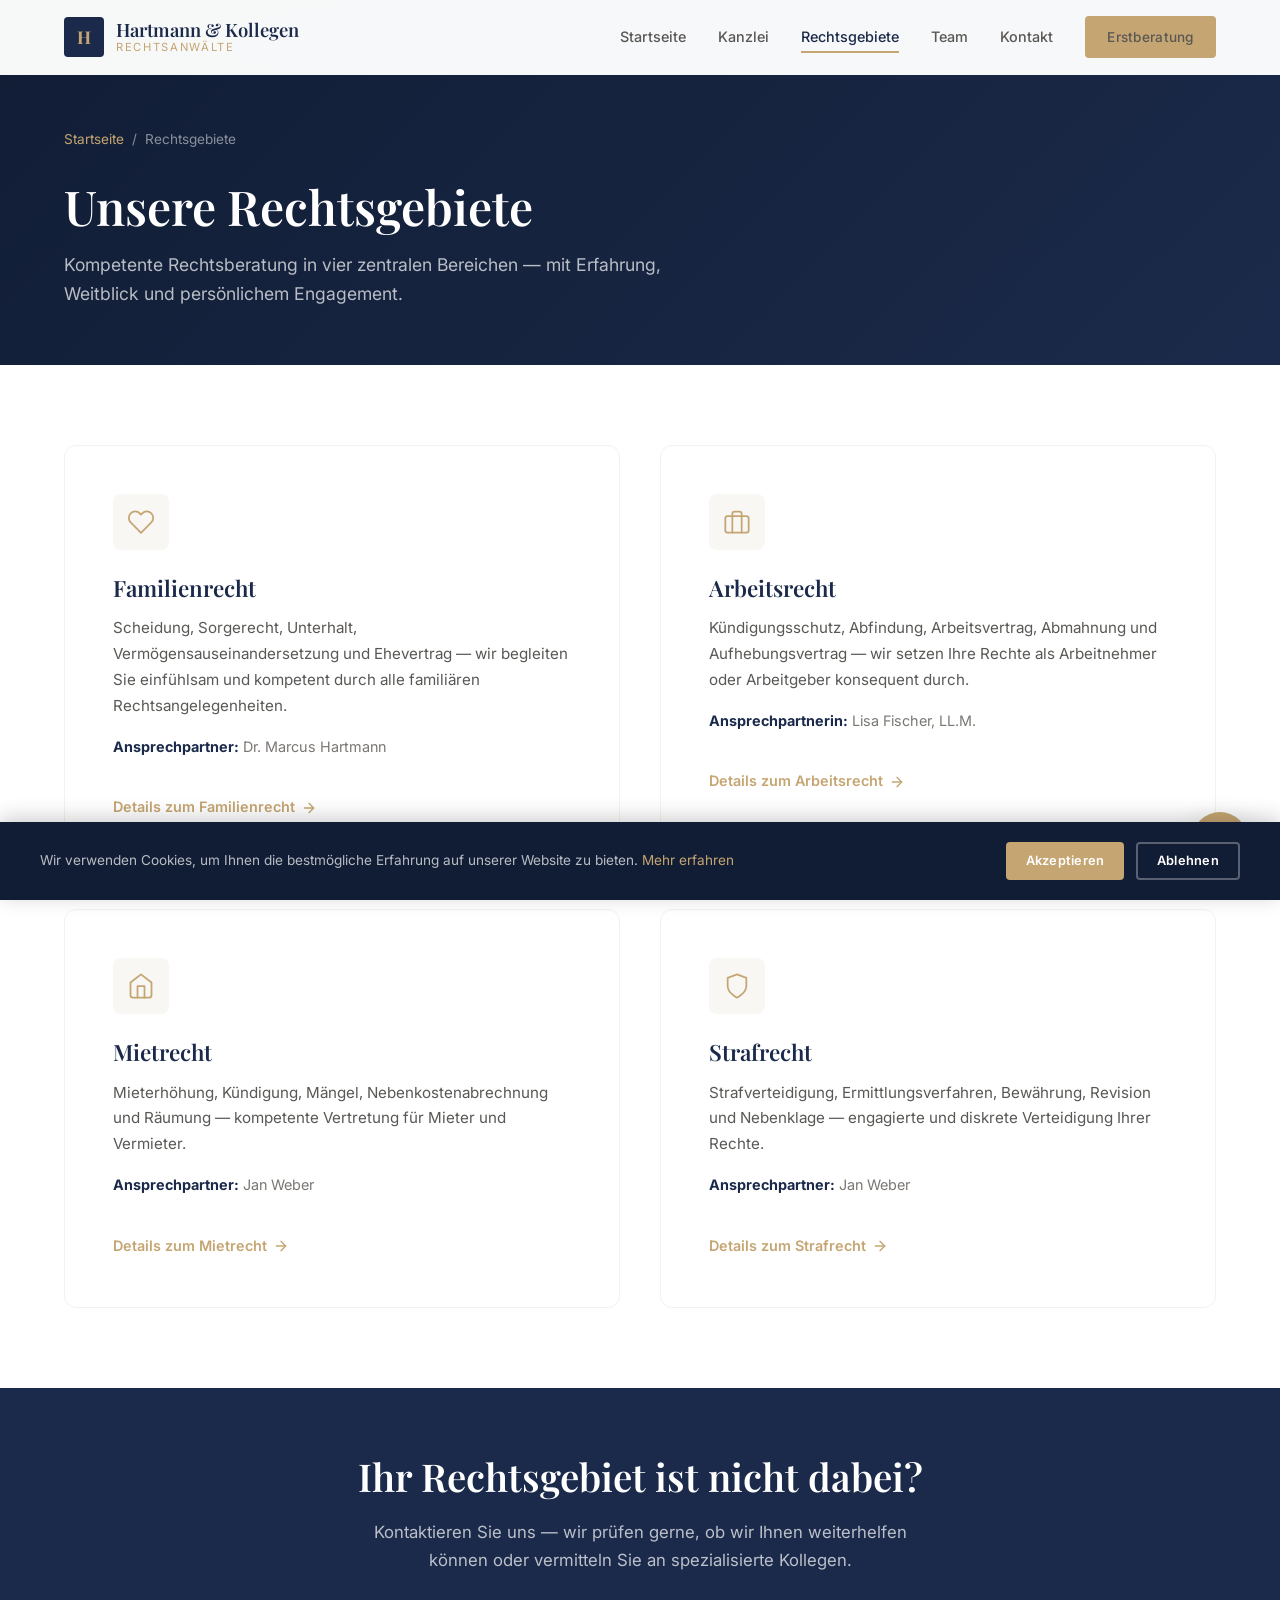
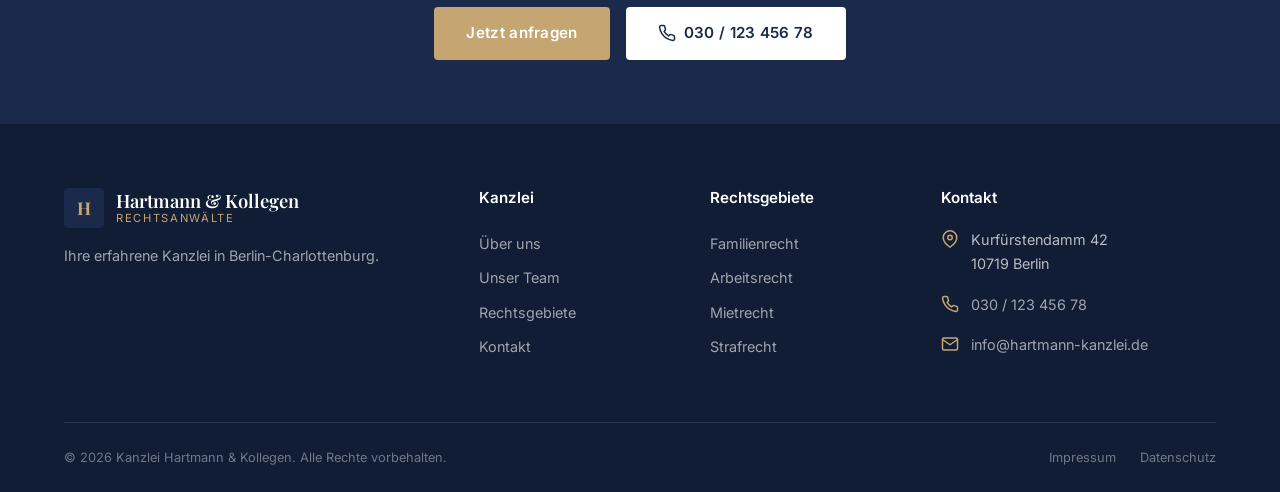
<file: rechtsgebiete.html>
<!DOCTYPE html>
<html lang="de">
<head>
  <meta charset="UTF-8">
  <meta name="viewport" content="width=device-width, initial-scale=1.0">
  <title>Rechtsgebiete — Hartmann & Kollegen | Rechtsanwälte Berlin</title>
  <meta name="description" content="Unsere Rechtsgebiete: Familienrecht, Arbeitsrecht, Mietrecht und Strafrecht. Kompetente Rechtsberatung in Berlin-Charlottenburg.">
  <link rel="stylesheet" href="styles.css">
</head>
<body>

  <header class="header">
    <div class="header-inner">
      <a href="index.html" class="logo"><div class="logo-icon">H</div><div class="logo-text">Hartmann & Kollegen<span>Rechtsanwälte</span></div></a>
      <nav class="nav">
        <a href="index.html">Startseite</a><a href="kanzlei.html">Kanzlei</a><a href="rechtsgebiete.html">Rechtsgebiete</a><a href="team.html">Team</a><a href="kontakt.html">Kontakt</a>
        <a href="kontakt.html" class="btn btn-gold">Erstberatung</a>
      </nav>
      <button class="menu-toggle" aria-label="Menü öffnen"><span></span><span></span><span></span></button>
    </div>
  </header>

  <section class="page-hero">
    <div class="container">
      <div class="breadcrumb"><a href="index.html">Startseite</a><span>/</span><span>Rechtsgebiete</span></div>
      <h1>Unsere Rechtsgebiete</h1>
      <p>Kompetente Rechtsberatung in vier zentralen Bereichen — mit Erfahrung, Weitblick und persönlichem Engagement.</p>
    </div>
  </section>

  <section class="section">
    <div class="container">
      <div class="grid-2" style="gap:2.5rem;">

        <!-- Familienrecht -->
        <div class="card fade-in" style="padding:3rem;">
          <div class="card-icon">
            <svg xmlns="http://www.w3.org/2000/svg" viewBox="0 0 24 24" fill="none" stroke="currentColor" stroke-width="1.5" stroke-linecap="round" stroke-linejoin="round"><path d="M20.84 4.61a5.5 5.5 0 0 0-7.78 0L12 5.67l-1.06-1.06a5.5 5.5 0 0 0-7.78 7.78l1.06 1.06L12 21.23l7.78-7.78 1.06-1.06a5.5 5.5 0 0 0 0-7.78z"/></svg>
          </div>
          <h3 style="font-size:1.4rem;">Familienrecht</h3>
          <p>Scheidung, Sorgerecht, Unterhalt, Vermögensauseinandersetzung und Ehevertrag — wir begleiten Sie einfühlsam und kompetent durch alle familiären Rechtsangelegenheiten.</p>
          <p style="font-size:.9rem;color:var(--text-light);margin-top:.5rem;"><strong style="color:var(--navy);">Ansprechpartner:</strong> Dr. Marcus Hartmann</p>
          <a href="familienrecht.html" class="card-link">Details zum Familienrecht <svg xmlns="http://www.w3.org/2000/svg" width="16" height="16" viewBox="0 0 24 24" fill="none" stroke="currentColor" stroke-width="2" stroke-linecap="round" stroke-linejoin="round"><line x1="5" y1="12" x2="19" y2="12"/><polyline points="12 5 19 12 12 19"/></svg></a>
        </div>

        <!-- Arbeitsrecht -->
        <div class="card fade-in fade-in-delay-1" style="padding:3rem;">
          <div class="card-icon">
            <svg xmlns="http://www.w3.org/2000/svg" viewBox="0 0 24 24" fill="none" stroke="currentColor" stroke-width="1.5" stroke-linecap="round" stroke-linejoin="round"><rect x="2" y="7" width="20" height="14" rx="2" ry="2"/><path d="M16 21V5a2 2 0 0 0-2-2h-4a2 2 0 0 0-2 2v16"/></svg>
          </div>
          <h3 style="font-size:1.4rem;">Arbeitsrecht</h3>
          <p>Kündigungsschutz, Abfindung, Arbeitsvertrag, Abmahnung und Aufhebungsvertrag — wir setzen Ihre Rechte als Arbeitnehmer oder Arbeitgeber konsequent durch.</p>
          <p style="font-size:.9rem;color:var(--text-light);margin-top:.5rem;"><strong style="color:var(--navy);">Ansprechpartnerin:</strong> Lisa Fischer, LL.M.</p>
          <a href="arbeitsrecht.html" class="card-link">Details zum Arbeitsrecht <svg xmlns="http://www.w3.org/2000/svg" width="16" height="16" viewBox="0 0 24 24" fill="none" stroke="currentColor" stroke-width="2" stroke-linecap="round" stroke-linejoin="round"><line x1="5" y1="12" x2="19" y2="12"/><polyline points="12 5 19 12 12 19"/></svg></a>
        </div>

        <!-- Mietrecht -->
        <div class="card fade-in fade-in-delay-2" style="padding:3rem;">
          <div class="card-icon">
            <svg xmlns="http://www.w3.org/2000/svg" viewBox="0 0 24 24" fill="none" stroke="currentColor" stroke-width="1.5" stroke-linecap="round" stroke-linejoin="round"><path d="M3 9l9-7 9 7v11a2 2 0 0 1-2 2H5a2 2 0 0 1-2-2z"/><polyline points="9 22 9 12 15 12 15 22"/></svg>
          </div>
          <h3 style="font-size:1.4rem;">Mietrecht</h3>
          <p>Mieterhöhung, Kündigung, Mängel, Nebenkostenabrechnung und Räumung — kompetente Vertretung für Mieter und Vermieter.</p>
          <p style="font-size:.9rem;color:var(--text-light);margin-top:.5rem;"><strong style="color:var(--navy);">Ansprechpartner:</strong> Jan Weber</p>
          <a href="mietrecht.html" class="card-link">Details zum Mietrecht <svg xmlns="http://www.w3.org/2000/svg" width="16" height="16" viewBox="0 0 24 24" fill="none" stroke="currentColor" stroke-width="2" stroke-linecap="round" stroke-linejoin="round"><line x1="5" y1="12" x2="19" y2="12"/><polyline points="12 5 19 12 12 19"/></svg></a>
        </div>

        <!-- Strafrecht -->
        <div class="card fade-in fade-in-delay-3" style="padding:3rem;">
          <div class="card-icon">
            <svg xmlns="http://www.w3.org/2000/svg" viewBox="0 0 24 24" fill="none" stroke="currentColor" stroke-width="1.5" stroke-linecap="round" stroke-linejoin="round"><path d="M12 22s8-4 8-10V5l-8-3-8 3v7c0 6 8 10 8 10z"/></svg>
          </div>
          <h3 style="font-size:1.4rem;">Strafrecht</h3>
          <p>Strafverteidigung, Ermittlungsverfahren, Bewährung, Revision und Nebenklage — engagierte und diskrete Verteidigung Ihrer Rechte.</p>
          <p style="font-size:.9rem;color:var(--text-light);margin-top:.5rem;"><strong style="color:var(--navy);">Ansprechpartner:</strong> Jan Weber</p>
          <a href="strafrecht.html" class="card-link">Details zum Strafrecht <svg xmlns="http://www.w3.org/2000/svg" width="16" height="16" viewBox="0 0 24 24" fill="none" stroke="currentColor" stroke-width="2" stroke-linecap="round" stroke-linejoin="round"><line x1="5" y1="12" x2="19" y2="12"/><polyline points="12 5 19 12 12 19"/></svg></a>
        </div>

      </div>
    </div>
  </section>

  <section class="cta-section">
    <div class="container fade-in">
      <h2>Ihr Rechtsgebiet ist nicht dabei?</h2>
      <p>Kontaktieren Sie uns — wir prüfen gerne, ob wir Ihnen weiterhelfen können oder vermitteln Sie an spezialisierte Kollegen.</p>
      <div class="cta-buttons">
        <a href="kontakt.html" class="btn btn-gold">Jetzt anfragen</a>
        <a href="tel:+493012345678" class="btn btn-white"><svg xmlns="http://www.w3.org/2000/svg" width="18" height="18" viewBox="0 0 24 24" fill="none" stroke="currentColor" stroke-width="2" stroke-linecap="round" stroke-linejoin="round"><path d="M22 16.92v3a2 2 0 0 1-2.18 2 19.79 19.79 0 0 1-8.63-3.07 19.5 19.5 0 0 1-6-6 19.79 19.79 0 0 1-3.07-8.67A2 2 0 0 1 4.11 2h3a2 2 0 0 1 2 1.72c.127.96.361 1.903.7 2.81a2 2 0 0 1-.45 2.11L8.09 9.91a16 16 0 0 0 6 6l1.27-1.27a2 2 0 0 1 2.11-.45c.907.339 1.85.573 2.81.7A2 2 0 0 1 22 16.92z"/></svg>030 / 123 456 78</a>
      </div>
    </div>
  </section>

  <footer class="footer">
    <div class="container">
      <div class="footer-grid">
        <div class="footer-about"><a href="index.html" class="logo" style="margin-bottom:1rem;"><div class="logo-icon">H</div><div class="logo-text" style="color:#fff;">Hartmann & Kollegen<span>Rechtsanwälte</span></div></a><p>Ihre erfahrene Kanzlei in Berlin-Charlottenburg.</p></div>
        <div class="footer-links"><h4>Kanzlei</h4><a href="kanzlei.html">Über uns</a><a href="team.html">Unser Team</a><a href="rechtsgebiete.html">Rechtsgebiete</a><a href="kontakt.html">Kontakt</a></div>
        <div class="footer-links"><h4>Rechtsgebiete</h4><a href="familienrecht.html">Familienrecht</a><a href="arbeitsrecht.html">Arbeitsrecht</a><a href="mietrecht.html">Mietrecht</a><a href="strafrecht.html">Strafrecht</a></div>
        <div><h4>Kontakt</h4><div class="footer-contact-item"><svg xmlns="http://www.w3.org/2000/svg" viewBox="0 0 24 24" fill="none" stroke="currentColor" stroke-width="2" stroke-linecap="round" stroke-linejoin="round"><path d="M21 10c0 7-9 13-9 13s-9-6-9-13a9 9 0 0 1 18 0z"/><circle cx="12" cy="10" r="3"/></svg><div>Kurfürstendamm 42<br>10719 Berlin</div></div><div class="footer-contact-item"><svg xmlns="http://www.w3.org/2000/svg" viewBox="0 0 24 24" fill="none" stroke="currentColor" stroke-width="2" stroke-linecap="round" stroke-linejoin="round"><path d="M22 16.92v3a2 2 0 0 1-2.18 2 19.79 19.79 0 0 1-8.63-3.07 19.5 19.5 0 0 1-6-6 19.79 19.79 0 0 1-3.07-8.67A2 2 0 0 1 4.11 2h3a2 2 0 0 1 2 1.72c.127.96.361 1.903.7 2.81a2 2 0 0 1-.45 2.11L8.09 9.91a16 16 0 0 0 6 6l1.27-1.27a2 2 0 0 1 2.11-.45c.907.339 1.85.573 2.81.7A2 2 0 0 1 22 16.92z"/></svg><a href="tel:+493012345678">030 / 123 456 78</a></div><div class="footer-contact-item"><svg xmlns="http://www.w3.org/2000/svg" viewBox="0 0 24 24" fill="none" stroke="currentColor" stroke-width="2" stroke-linecap="round" stroke-linejoin="round"><path d="M4 4h16c1.1 0 2 .9 2 2v12c0 1.1-.9 2-2 2H4c-1.1 0-2-.9-2-2V6c0-1.1.9-2 2-2z"/><polyline points="22,6 12,13 2,6"/></svg><a href="mailto:info@hartmann-kanzlei.de">info@hartmann-kanzlei.de</a></div></div>
      </div>
      <div class="footer-bottom"><span>&copy; 2026 Kanzlei Hartmann & Kollegen. Alle Rechte vorbehalten.</span><div class="footer-legal"><a href="impressum.html">Impressum</a><a href="datenschutz.html">Datenschutz</a></div></div>
    </div>
  </footer>

  <a href="tel:+493012345678" class="callback-btn" aria-label="Jetzt anrufen"><svg xmlns="http://www.w3.org/2000/svg" viewBox="0 0 24 24" fill="none" stroke="currentColor" stroke-width="2" stroke-linecap="round" stroke-linejoin="round"><path d="M22 16.92v3a2 2 0 0 1-2.18 2 19.79 19.79 0 0 1-8.63-3.07 19.5 19.5 0 0 1-6-6 19.79 19.79 0 0 1-3.07-8.67A2 2 0 0 1 4.11 2h3a2 2 0 0 1 2 1.72c.127.96.361 1.903.7 2.81a2 2 0 0 1-.45 2.11L8.09 9.91a16 16 0 0 0 6 6l1.27-1.27a2 2 0 0 1 2.11-.45c.907.339 1.85.573 2.81.7A2 2 0 0 1 22 16.92z"/></svg></a>
  <div class="cookie-banner"><div class="cookie-inner"><p>Wir verwenden Cookies, um Ihnen die bestmögliche Erfahrung auf unserer Website zu bieten. <a href="datenschutz.html">Mehr erfahren</a></p><div class="cookie-buttons"><button class="btn btn-gold cookie-accept">Akzeptieren</button><button class="btn btn-outline cookie-decline" style="border-color:rgba(255,255,255,.3);color:#fff;">Ablehnen</button></div></div></div>
  <script src="main.js"></script>
</body>
</html>
</file>
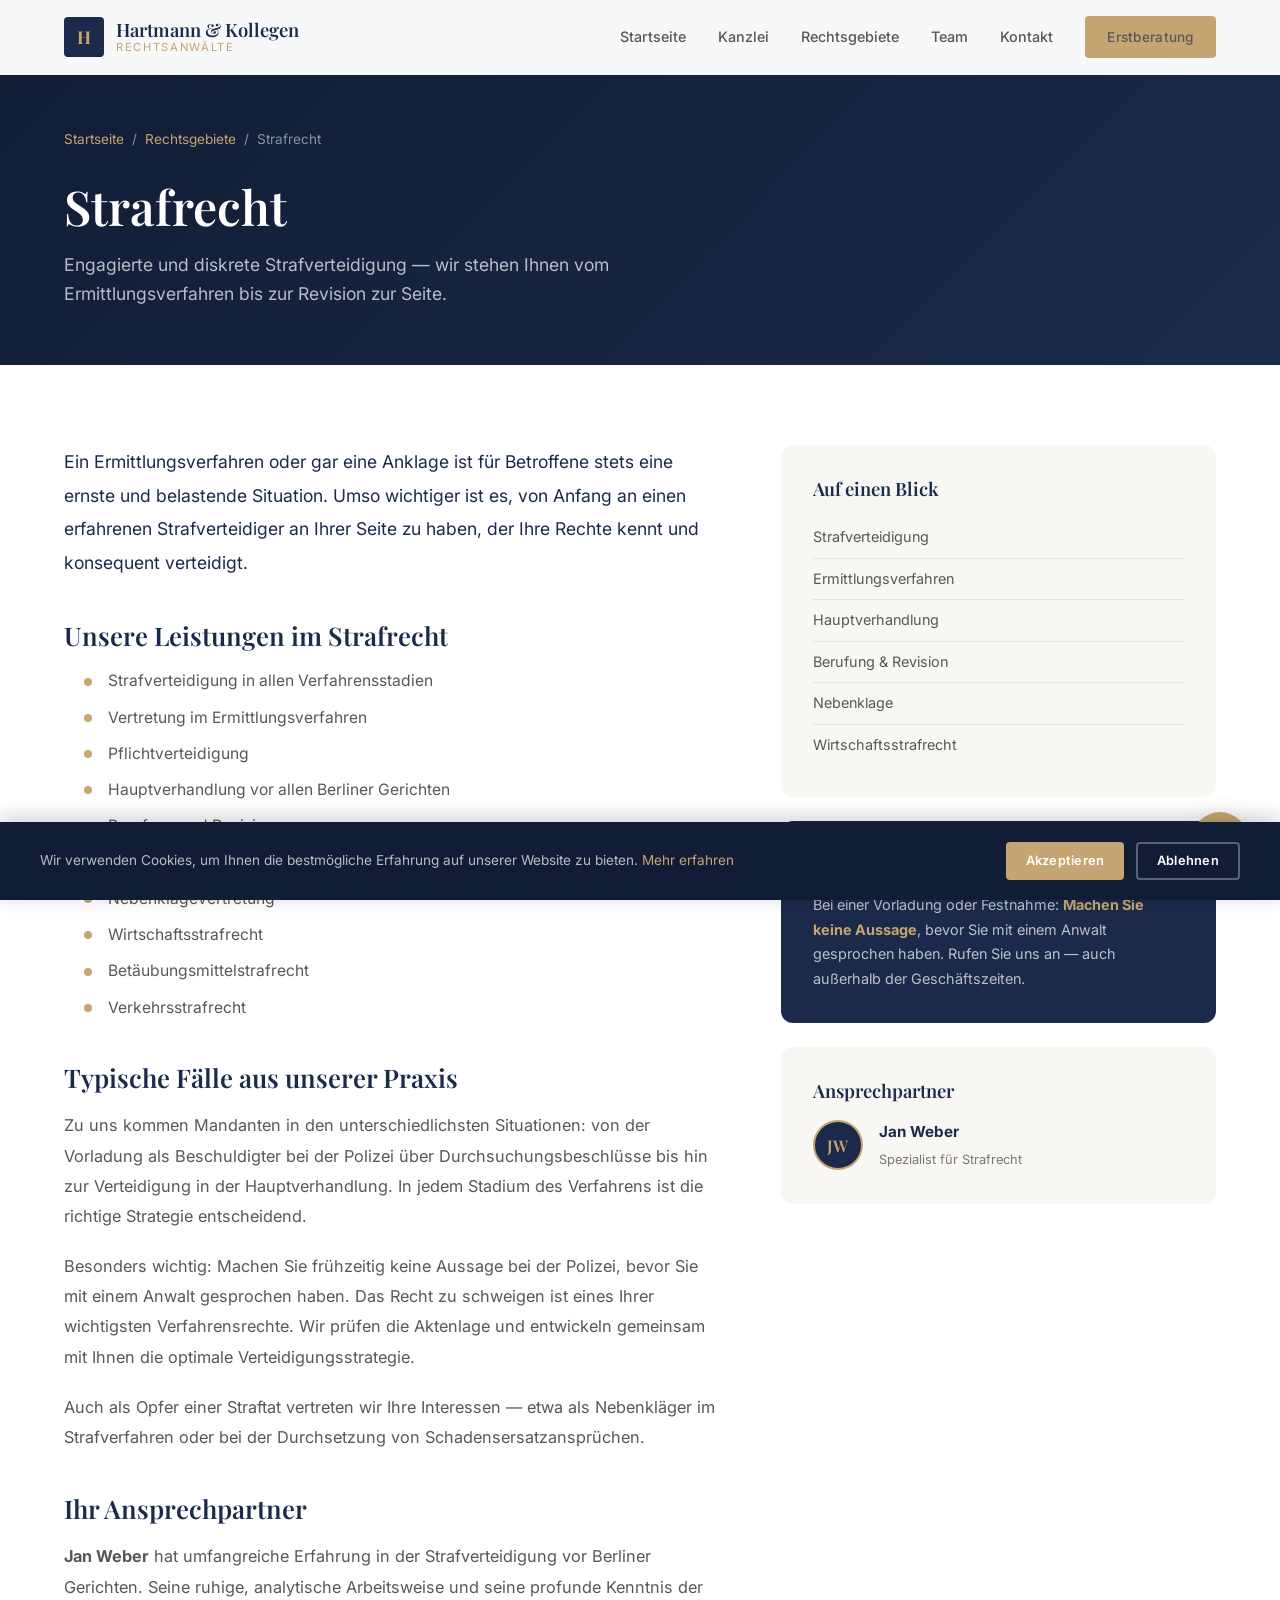
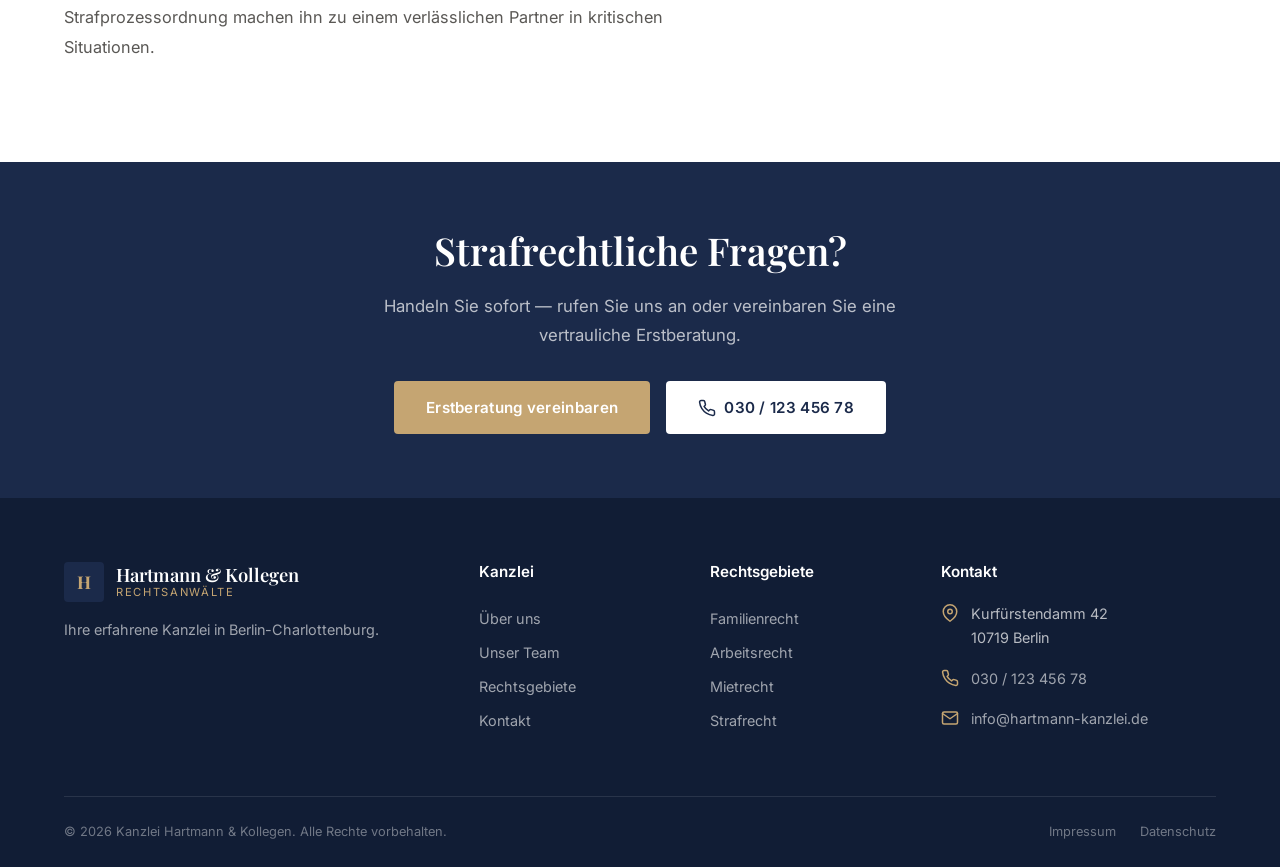
<file: strafrecht.html>
<!DOCTYPE html>
<html lang="de">
<head>
  <meta charset="UTF-8">
  <meta name="viewport" content="width=device-width, initial-scale=1.0">
  <title>Strafrecht — Hartmann & Kollegen | Rechtsanwälte Berlin</title>
  <meta name="description" content="Strafverteidigung in Berlin: Ermittlungsverfahren, Hauptverhandlung, Bewährung, Revision. Kanzlei Hartmann & Kollegen — engagiert und diskret.">
  <link rel="stylesheet" href="styles.css">
</head>
<body>

  <header class="header">
    <div class="header-inner">
      <a href="index.html" class="logo"><div class="logo-icon">H</div><div class="logo-text">Hartmann & Kollegen<span>Rechtsanwälte</span></div></a>
      <nav class="nav">
        <a href="index.html">Startseite</a><a href="kanzlei.html">Kanzlei</a><a href="rechtsgebiete.html">Rechtsgebiete</a><a href="team.html">Team</a><a href="kontakt.html">Kontakt</a>
        <a href="kontakt.html" class="btn btn-gold">Erstberatung</a>
      </nav>
      <button class="menu-toggle" aria-label="Menü öffnen"><span></span><span></span><span></span></button>
    </div>
  </header>

  <section class="page-hero">
    <div class="container">
      <div class="breadcrumb"><a href="index.html">Startseite</a><span>/</span><a href="rechtsgebiete.html">Rechtsgebiete</a><span>/</span><span>Strafrecht</span></div>
      <h1>Strafrecht</h1>
      <p>Engagierte und diskrete Strafverteidigung — wir stehen Ihnen vom Ermittlungsverfahren bis zur Revision zur Seite.</p>
    </div>
  </section>

  <section class="section">
    <div class="container">
      <div class="grid-2 detail-grid">
        <div class="detail-content fade-in">
          <p style="font-size:1.1rem;line-height:1.9;color:var(--text-primary);">Ein Ermittlungsverfahren oder gar eine Anklage ist für Betroffene stets eine ernste und belastende Situation. Umso wichtiger ist es, von Anfang an einen erfahrenen Strafverteidiger an Ihrer Seite zu haben, der Ihre Rechte kennt und konsequent verteidigt.</p>

          <h2>Unsere Leistungen im Strafrecht</h2>
          <ul>
            <li>Strafverteidigung in allen Verfahrensstadien</li>
            <li>Vertretung im Ermittlungsverfahren</li>
            <li>Pflichtverteidigung</li>
            <li>Hauptverhandlung vor allen Berliner Gerichten</li>
            <li>Berufung und Revision</li>
            <li>Bewährungsangelegenheiten</li>
            <li>Nebenklagevertretung</li>
            <li>Wirtschaftsstrafrecht</li>
            <li>Betäubungsmittelstrafrecht</li>
            <li>Verkehrsstrafrecht</li>
          </ul>

          <h2>Typische Fälle aus unserer Praxis</h2>
          <p>Zu uns kommen Mandanten in den unterschiedlichsten Situationen: von der Vorladung als Beschuldigter bei der Polizei über Durchsuchungsbeschlüsse bis hin zur Verteidigung in der Hauptverhandlung. In jedem Stadium des Verfahrens ist die richtige Strategie entscheidend.</p>
          <p>Besonders wichtig: Machen Sie frühzeitig keine Aussage bei der Polizei, bevor Sie mit einem Anwalt gesprochen haben. Das Recht zu schweigen ist eines Ihrer wichtigsten Verfahrensrechte. Wir prüfen die Aktenlage und entwickeln gemeinsam mit Ihnen die optimale Verteidigungsstrategie.</p>
          <p>Auch als Opfer einer Straftat vertreten wir Ihre Interessen — etwa als Nebenkläger im Strafverfahren oder bei der Durchsetzung von Schadensersatzansprüchen.</p>

          <h2>Ihr Ansprechpartner</h2>
          <p><strong>Jan Weber</strong> hat umfangreiche Erfahrung in der Strafverteidigung vor Berliner Gerichten. Seine ruhige, analytische Arbeitsweise und seine profunde Kenntnis der Strafprozessordnung machen ihn zu einem verlässlichen Partner in kritischen Situationen.</p>
        </div>

        <div class="detail-sidebar fade-in fade-in-delay-2">
          <div class="sidebar-card">
            <h4>Auf einen Blick</h4>
            <ul>
              <li>Strafverteidigung</li>
              <li>Ermittlungsverfahren</li>
              <li>Hauptverhandlung</li>
              <li>Berufung & Revision</li>
              <li>Nebenklage</li>
              <li>Wirtschaftsstrafrecht</li>
            </ul>
          </div>

          <div class="sidebar-card" style="background:var(--navy);border-radius:var(--radius-lg);">
            <h4 style="color:var(--white);">Wichtig: Schweigen Sie!</h4>
            <p style="color:rgba(255,255,255,.7);font-size:.9rem;">Bei einer Vorladung oder Festnahme: <strong style="color:var(--gold);">Machen Sie keine Aussage</strong>, bevor Sie mit einem Anwalt gesprochen haben. Rufen Sie uns an — auch außerhalb der Geschäftszeiten.</p>
          </div>

          <div class="sidebar-card">
            <h4>Ansprechpartner</h4>
            <div style="display:flex;align-items:center;gap:1rem;margin-top:1rem;">
              <div style="width:50px;height:50px;border-radius:50%;background:var(--navy);color:var(--gold);display:flex;align-items:center;justify-content:center;font-family:var(--font-heading);font-weight:600;font-size:1rem;border:2px solid var(--gold);">JW</div>
              <div>
                <strong style="display:block;font-size:.95rem;">Jan Weber</strong>
                <span style="font-size:.8rem;color:var(--text-light);">Spezialist für Strafrecht</span>
              </div>
            </div>
          </div>

        </div>
      </div>
    </div>
  </section>

  <section class="cta-section">
    <div class="container fade-in">
      <h2>Strafrechtliche Fragen?</h2>
      <p>Handeln Sie sofort — rufen Sie uns an oder vereinbaren Sie eine vertrauliche Erstberatung.</p>
      <div class="cta-buttons">
        <a href="kontakt.html" class="btn btn-gold">Erstberatung vereinbaren</a>
        <a href="tel:+493012345678" class="btn btn-white"><svg xmlns="http://www.w3.org/2000/svg" width="18" height="18" viewBox="0 0 24 24" fill="none" stroke="currentColor" stroke-width="2" stroke-linecap="round" stroke-linejoin="round"><path d="M22 16.92v3a2 2 0 0 1-2.18 2 19.79 19.79 0 0 1-8.63-3.07 19.5 19.5 0 0 1-6-6 19.79 19.79 0 0 1-3.07-8.67A2 2 0 0 1 4.11 2h3a2 2 0 0 1 2 1.72c.127.96.361 1.903.7 2.81a2 2 0 0 1-.45 2.11L8.09 9.91a16 16 0 0 0 6 6l1.27-1.27a2 2 0 0 1 2.11-.45c.907.339 1.85.573 2.81.7A2 2 0 0 1 22 16.92z"/></svg>030 / 123 456 78</a>
      </div>
    </div>
  </section>

  <footer class="footer">
    <div class="container">
      <div class="footer-grid">
        <div class="footer-about"><a href="index.html" class="logo" style="margin-bottom:1rem;"><div class="logo-icon">H</div><div class="logo-text" style="color:#fff;">Hartmann & Kollegen<span>Rechtsanwälte</span></div></a><p>Ihre erfahrene Kanzlei in Berlin-Charlottenburg.</p></div>
        <div class="footer-links"><h4>Kanzlei</h4><a href="kanzlei.html">Über uns</a><a href="team.html">Unser Team</a><a href="rechtsgebiete.html">Rechtsgebiete</a><a href="kontakt.html">Kontakt</a></div>
        <div class="footer-links"><h4>Rechtsgebiete</h4><a href="familienrecht.html">Familienrecht</a><a href="arbeitsrecht.html">Arbeitsrecht</a><a href="mietrecht.html">Mietrecht</a><a href="strafrecht.html">Strafrecht</a></div>
        <div><h4>Kontakt</h4><div class="footer-contact-item"><svg xmlns="http://www.w3.org/2000/svg" viewBox="0 0 24 24" fill="none" stroke="currentColor" stroke-width="2" stroke-linecap="round" stroke-linejoin="round"><path d="M21 10c0 7-9 13-9 13s-9-6-9-13a9 9 0 0 1 18 0z"/><circle cx="12" cy="10" r="3"/></svg><div>Kurfürstendamm 42<br>10719 Berlin</div></div><div class="footer-contact-item"><svg xmlns="http://www.w3.org/2000/svg" viewBox="0 0 24 24" fill="none" stroke="currentColor" stroke-width="2" stroke-linecap="round" stroke-linejoin="round"><path d="M22 16.92v3a2 2 0 0 1-2.18 2 19.79 19.79 0 0 1-8.63-3.07 19.5 19.5 0 0 1-6-6 19.79 19.79 0 0 1-3.07-8.67A2 2 0 0 1 4.11 2h3a2 2 0 0 1 2 1.72c.127.96.361 1.903.7 2.81a2 2 0 0 1-.45 2.11L8.09 9.91a16 16 0 0 0 6 6l1.27-1.27a2 2 0 0 1 2.11-.45c.907.339 1.85.573 2.81.7A2 2 0 0 1 22 16.92z"/></svg><a href="tel:+493012345678">030 / 123 456 78</a></div><div class="footer-contact-item"><svg xmlns="http://www.w3.org/2000/svg" viewBox="0 0 24 24" fill="none" stroke="currentColor" stroke-width="2" stroke-linecap="round" stroke-linejoin="round"><path d="M4 4h16c1.1 0 2 .9 2 2v12c0 1.1-.9 2-2 2H4c-1.1 0-2-.9-2-2V6c0-1.1.9-2 2-2z"/><polyline points="22,6 12,13 2,6"/></svg><a href="mailto:info@hartmann-kanzlei.de">info@hartmann-kanzlei.de</a></div></div>
      </div>
      <div class="footer-bottom"><span>&copy; 2026 Kanzlei Hartmann & Kollegen. Alle Rechte vorbehalten.</span><div class="footer-legal"><a href="impressum.html">Impressum</a><a href="datenschutz.html">Datenschutz</a></div></div>
    </div>
  </footer>

  <a href="tel:+493012345678" class="callback-btn" aria-label="Jetzt anrufen"><svg xmlns="http://www.w3.org/2000/svg" viewBox="0 0 24 24" fill="none" stroke="currentColor" stroke-width="2" stroke-linecap="round" stroke-linejoin="round"><path d="M22 16.92v3a2 2 0 0 1-2.18 2 19.79 19.79 0 0 1-8.63-3.07 19.5 19.5 0 0 1-6-6 19.79 19.79 0 0 1-3.07-8.67A2 2 0 0 1 4.11 2h3a2 2 0 0 1 2 1.72c.127.96.361 1.903.7 2.81a2 2 0 0 1-.45 2.11L8.09 9.91a16 16 0 0 0 6 6l1.27-1.27a2 2 0 0 1 2.11-.45c.907.339 1.85.573 2.81.7A2 2 0 0 1 22 16.92z"/></svg></a>
  <div class="cookie-banner"><div class="cookie-inner"><p>Wir verwenden Cookies, um Ihnen die bestmögliche Erfahrung auf unserer Website zu bieten. <a href="datenschutz.html">Mehr erfahren</a></p><div class="cookie-buttons"><button class="btn btn-gold cookie-accept">Akzeptieren</button><button class="btn btn-outline cookie-decline" style="border-color:rgba(255,255,255,.3);color:#fff;">Ablehnen</button></div></div></div>
  <script src="main.js"></script>
</body>
</html>
</file>
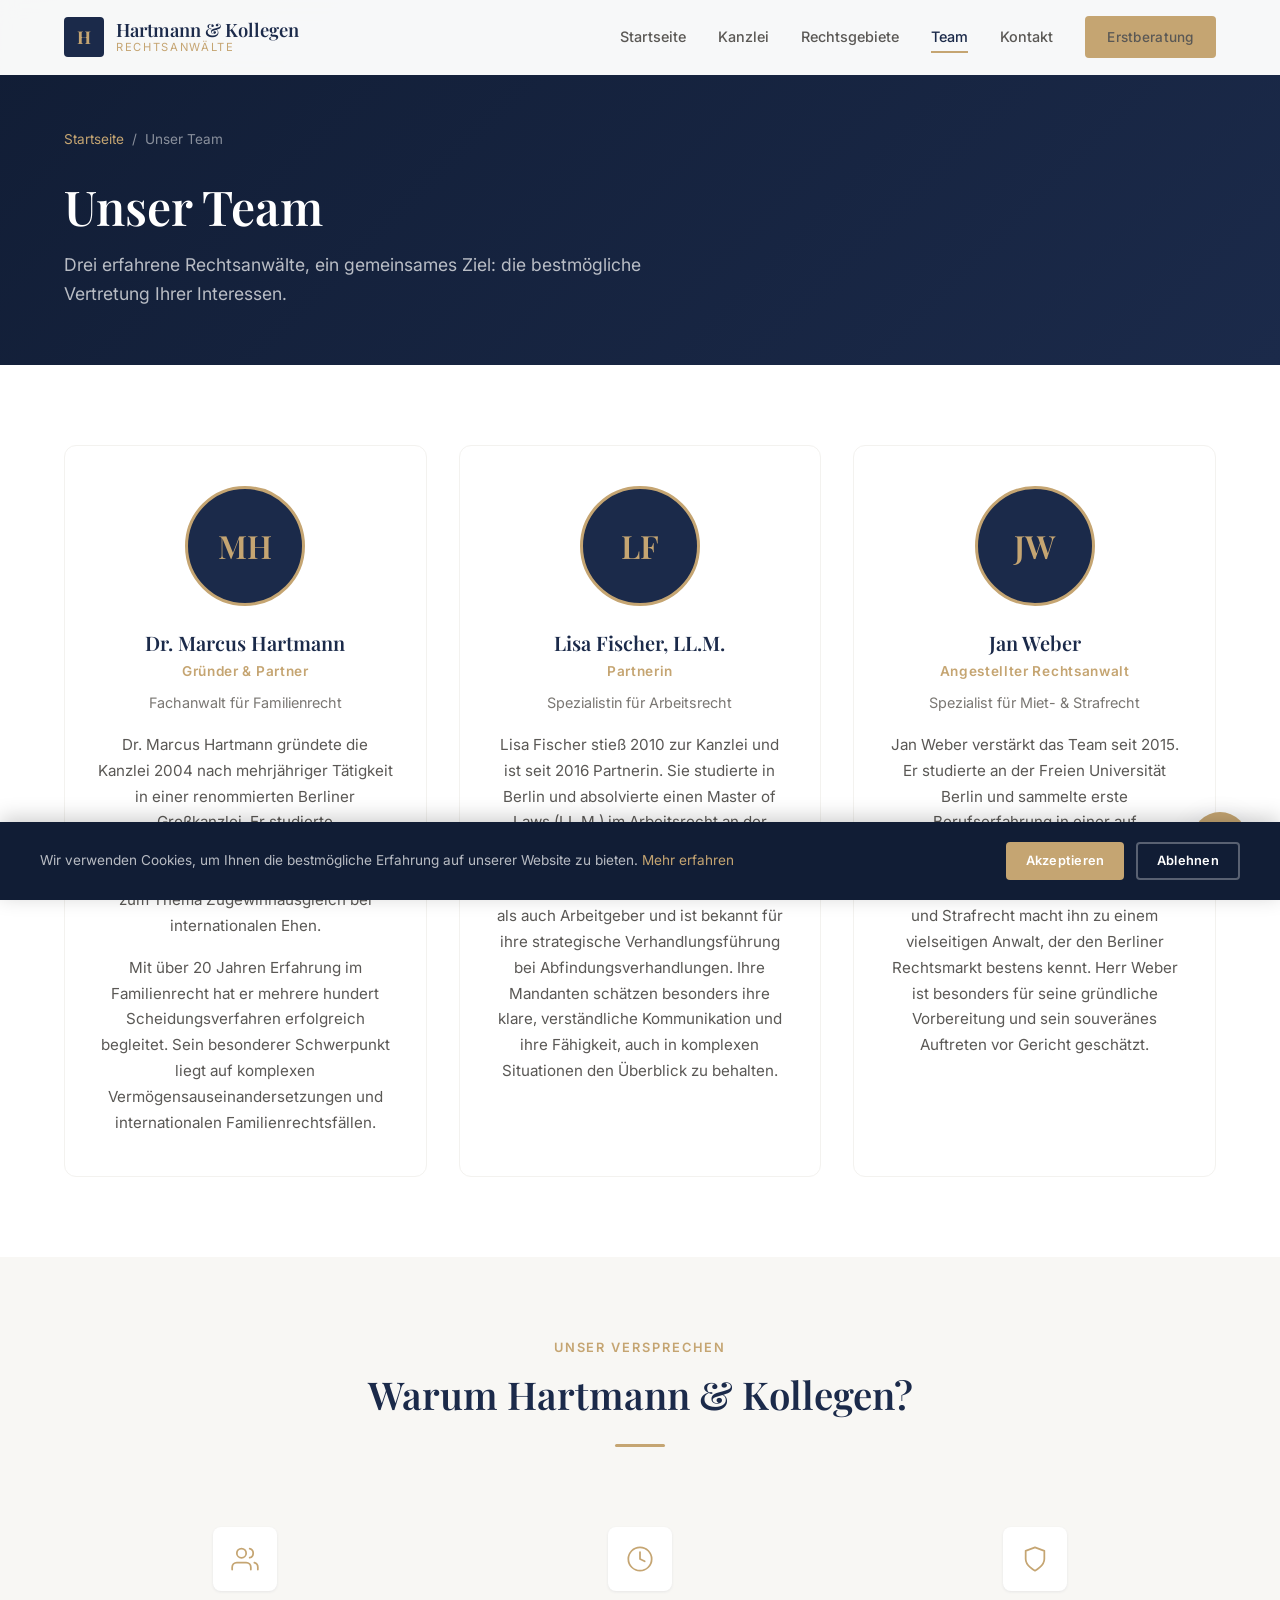
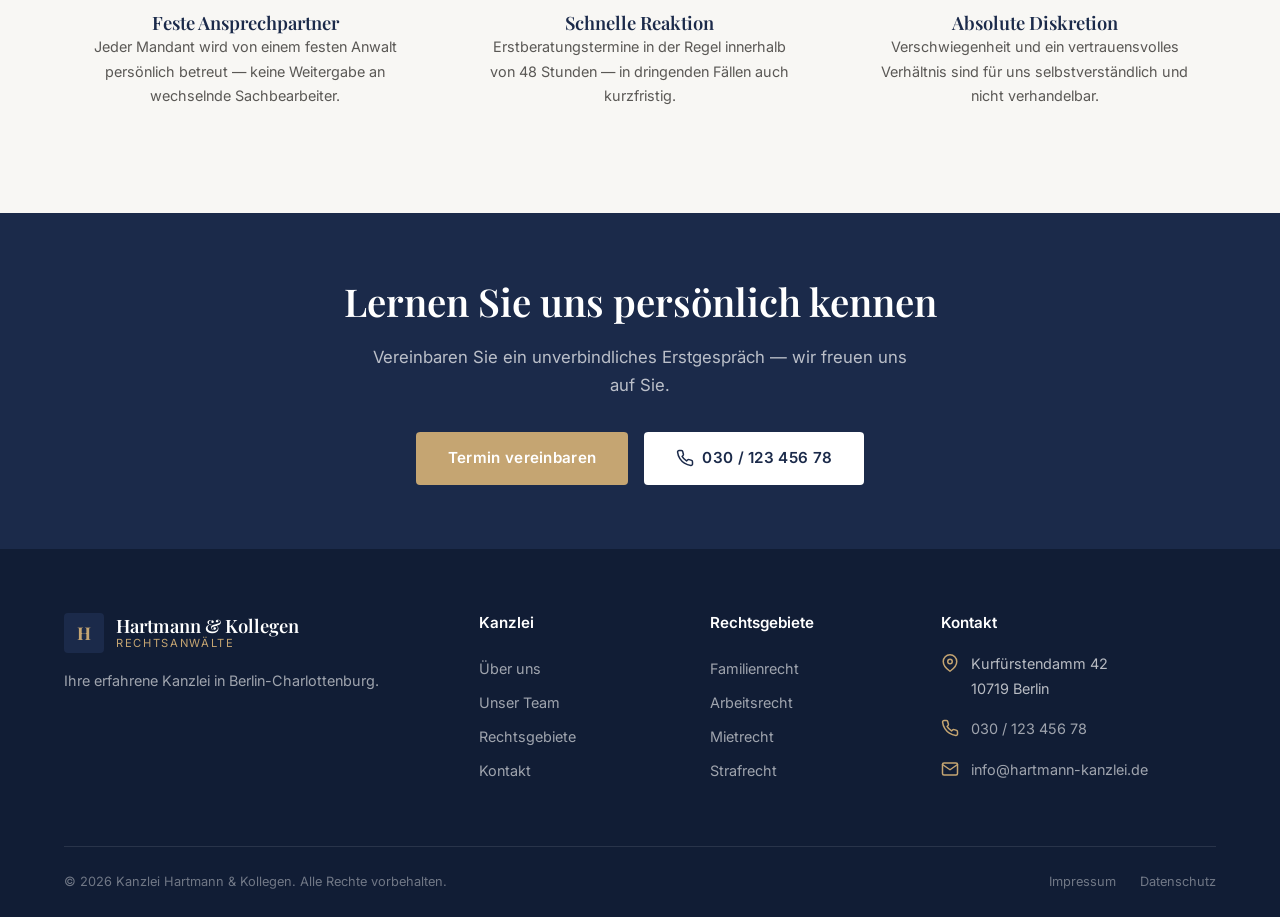
<file: team.html>
<!DOCTYPE html>
<html lang="de">
<head>
  <meta charset="UTF-8">
  <meta name="viewport" content="width=device-width, initial-scale=1.0">
  <title>Unser Team — Hartmann & Kollegen | Rechtsanwälte Berlin</title>
  <meta name="description" content="Lernen Sie das Team der Kanzlei Hartmann & Kollegen kennen — erfahrene Rechtsanwälte in Berlin-Charlottenburg.">
  <link rel="stylesheet" href="styles.css">
</head>
<body>

  <header class="header">
    <div class="header-inner">
      <a href="index.html" class="logo"><div class="logo-icon">H</div><div class="logo-text">Hartmann & Kollegen<span>Rechtsanwälte</span></div></a>
      <nav class="nav">
        <a href="index.html">Startseite</a><a href="kanzlei.html">Kanzlei</a><a href="rechtsgebiete.html">Rechtsgebiete</a><a href="team.html">Team</a><a href="kontakt.html">Kontakt</a>
        <a href="kontakt.html" class="btn btn-gold">Erstberatung</a>
      </nav>
      <button class="menu-toggle" aria-label="Menü öffnen"><span></span><span></span><span></span></button>
    </div>
  </header>

  <section class="page-hero">
    <div class="container">
      <div class="breadcrumb"><a href="index.html">Startseite</a><span>/</span><span>Unser Team</span></div>
      <h1>Unser Team</h1>
      <p>Drei erfahrene Rechtsanwälte, ein gemeinsames Ziel: die bestmögliche Vertretung Ihrer Interessen.</p>
    </div>
  </section>

  <section class="section">
    <div class="container">
      <div class="grid-3">

        <!-- Dr. Marcus Hartmann -->
        <div class="card team-card fade-in fade-in-delay-1">
          <div class="team-avatar">MH</div>
          <h3>Dr. Marcus Hartmann</h3>
          <div class="team-title">Gründer & Partner</div>
          <div class="team-spec">Fachanwalt für Familienrecht</div>
          <div class="team-bio">
            <p>Dr. Marcus Hartmann gründete die Kanzlei 2004 nach mehrjähriger Tätigkeit in einer renommierten Berliner Großkanzlei. Er studierte Rechtswissenschaften an der Humboldt-Universität zu Berlin und promovierte zum Thema Zugewinnausgleich bei internationalen Ehen.</p>
            <p style="margin-top:.75rem;">Mit über 20 Jahren Erfahrung im Familienrecht hat er mehrere hundert Scheidungsverfahren erfolgreich begleitet. Sein besonderer Schwerpunkt liegt auf komplexen Vermögensauseinandersetzungen und internationalen Familienrechtsfällen.</p>
          </div>
        </div>

        <!-- Lisa Fischer -->
        <div class="card team-card fade-in fade-in-delay-2">
          <div class="team-avatar">LF</div>
          <h3>Lisa Fischer, LL.M.</h3>
          <div class="team-title">Partnerin</div>
          <div class="team-spec">Spezialistin für Arbeitsrecht</div>
          <div class="team-bio">
            <p>Lisa Fischer stieß 2010 zur Kanzlei und ist seit 2016 Partnerin. Sie studierte in Berlin und absolvierte einen Master of Laws (LL.M.) im Arbeitsrecht an der Freien Universität Berlin.</p>
            <p style="margin-top:.75rem;">Frau Fischer berät sowohl Arbeitnehmer als auch Arbeitgeber und ist bekannt für ihre strategische Verhandlungsführung bei Abfindungsverhandlungen. Ihre Mandanten schätzen besonders ihre klare, verständliche Kommunikation und ihre Fähigkeit, auch in komplexen Situationen den Überblick zu behalten.</p>
          </div>
        </div>

        <!-- Jan Weber -->
        <div class="card team-card fade-in fade-in-delay-3">
          <div class="team-avatar">JW</div>
          <h3>Jan Weber</h3>
          <div class="team-title">Angestellter Rechtsanwalt</div>
          <div class="team-spec">Spezialist für Miet- & Strafrecht</div>
          <div class="team-bio">
            <p>Jan Weber verstärkt das Team seit 2015. Er studierte an der Freien Universität Berlin und sammelte erste Berufserfahrung in einer auf Strafverteidigung spezialisierten Kanzlei.</p>
            <p style="margin-top:.75rem;">Seine Doppelspezialisierung im Miet- und Strafrecht macht ihn zu einem vielseitigen Anwalt, der den Berliner Rechtsmarkt bestens kennt. Herr Weber ist besonders für seine gründliche Vorbereitung und sein souveränes Auftreten vor Gericht geschätzt.</p>
          </div>
        </div>

      </div>
    </div>
  </section>

  <!-- Warum wir -->
  <section class="section section-bg">
    <div class="container">
      <div class="section-header fade-in">
        <span class="overline">Unser Versprechen</span>
        <h2>Warum Hartmann & Kollegen?</h2>
        <div class="divider"></div>
      </div>

      <div class="grid-3">
        <div class="fade-in fade-in-delay-1" style="text-align:center;padding:1.5rem;">
          <div style="width:64px;height:64px;background:var(--white);border-radius:var(--radius-md);display:flex;align-items:center;justify-content:center;margin:0 auto 1.25rem;box-shadow:var(--shadow-sm);">
            <svg xmlns="http://www.w3.org/2000/svg" width="28" height="28" viewBox="0 0 24 24" fill="none" stroke="var(--gold)" stroke-width="1.5" stroke-linecap="round" stroke-linejoin="round"><path d="M17 21v-2a4 4 0 0 0-4-4H5a4 4 0 0 0-4 4v2"/><circle cx="9" cy="7" r="4"/><path d="M23 21v-2a4 4 0 0 0-3-3.87"/><path d="M16 3.13a4 4 0 0 1 0 7.75"/></svg>
          </div>
          <h4>Feste Ansprechpartner</h4>
          <p style="font-size:.9rem;">Jeder Mandant wird von einem festen Anwalt persönlich betreut — keine Weitergabe an wechselnde Sachbearbeiter.</p>
        </div>

        <div class="fade-in fade-in-delay-2" style="text-align:center;padding:1.5rem;">
          <div style="width:64px;height:64px;background:var(--white);border-radius:var(--radius-md);display:flex;align-items:center;justify-content:center;margin:0 auto 1.25rem;box-shadow:var(--shadow-sm);">
            <svg xmlns="http://www.w3.org/2000/svg" width="28" height="28" viewBox="0 0 24 24" fill="none" stroke="var(--gold)" stroke-width="1.5" stroke-linecap="round" stroke-linejoin="round"><circle cx="12" cy="12" r="10"/><polyline points="12 6 12 12 16 14"/></svg>
          </div>
          <h4>Schnelle Reaktion</h4>
          <p style="font-size:.9rem;">Erstberatungstermine in der Regel innerhalb von 48 Stunden — in dringenden Fällen auch kurzfristig.</p>
        </div>

        <div class="fade-in fade-in-delay-3" style="text-align:center;padding:1.5rem;">
          <div style="width:64px;height:64px;background:var(--white);border-radius:var(--radius-md);display:flex;align-items:center;justify-content:center;margin:0 auto 1.25rem;box-shadow:var(--shadow-sm);">
            <svg xmlns="http://www.w3.org/2000/svg" width="28" height="28" viewBox="0 0 24 24" fill="none" stroke="var(--gold)" stroke-width="1.5" stroke-linecap="round" stroke-linejoin="round"><path d="M12 22s8-4 8-10V5l-8-3-8 3v7c0 6 8 10 8 10z"/></svg>
          </div>
          <h4>Absolute Diskretion</h4>
          <p style="font-size:.9rem;">Verschwiegenheit und ein vertrauensvolles Verhältnis sind für uns selbstverständlich und nicht verhandelbar.</p>
        </div>
      </div>
    </div>
  </section>

  <section class="cta-section">
    <div class="container fade-in">
      <h2>Lernen Sie uns persönlich kennen</h2>
      <p>Vereinbaren Sie ein unverbindliches Erstgespräch — wir freuen uns auf Sie.</p>
      <div class="cta-buttons">
        <a href="kontakt.html" class="btn btn-gold">Termin vereinbaren</a>
        <a href="tel:+493012345678" class="btn btn-white"><svg xmlns="http://www.w3.org/2000/svg" width="18" height="18" viewBox="0 0 24 24" fill="none" stroke="currentColor" stroke-width="2" stroke-linecap="round" stroke-linejoin="round"><path d="M22 16.92v3a2 2 0 0 1-2.18 2 19.79 19.79 0 0 1-8.63-3.07 19.5 19.5 0 0 1-6-6 19.79 19.79 0 0 1-3.07-8.67A2 2 0 0 1 4.11 2h3a2 2 0 0 1 2 1.72c.127.96.361 1.903.7 2.81a2 2 0 0 1-.45 2.11L8.09 9.91a16 16 0 0 0 6 6l1.27-1.27a2 2 0 0 1 2.11-.45c.907.339 1.85.573 2.81.7A2 2 0 0 1 22 16.92z"/></svg>030 / 123 456 78</a>
      </div>
    </div>
  </section>

  <footer class="footer">
    <div class="container">
      <div class="footer-grid">
        <div class="footer-about"><a href="index.html" class="logo" style="margin-bottom:1rem;"><div class="logo-icon">H</div><div class="logo-text" style="color:#fff;">Hartmann & Kollegen<span>Rechtsanwälte</span></div></a><p>Ihre erfahrene Kanzlei in Berlin-Charlottenburg.</p></div>
        <div class="footer-links"><h4>Kanzlei</h4><a href="kanzlei.html">Über uns</a><a href="team.html">Unser Team</a><a href="rechtsgebiete.html">Rechtsgebiete</a><a href="kontakt.html">Kontakt</a></div>
        <div class="footer-links"><h4>Rechtsgebiete</h4><a href="familienrecht.html">Familienrecht</a><a href="arbeitsrecht.html">Arbeitsrecht</a><a href="mietrecht.html">Mietrecht</a><a href="strafrecht.html">Strafrecht</a></div>
        <div><h4>Kontakt</h4><div class="footer-contact-item"><svg xmlns="http://www.w3.org/2000/svg" viewBox="0 0 24 24" fill="none" stroke="currentColor" stroke-width="2" stroke-linecap="round" stroke-linejoin="round"><path d="M21 10c0 7-9 13-9 13s-9-6-9-13a9 9 0 0 1 18 0z"/><circle cx="12" cy="10" r="3"/></svg><div>Kurfürstendamm 42<br>10719 Berlin</div></div><div class="footer-contact-item"><svg xmlns="http://www.w3.org/2000/svg" viewBox="0 0 24 24" fill="none" stroke="currentColor" stroke-width="2" stroke-linecap="round" stroke-linejoin="round"><path d="M22 16.92v3a2 2 0 0 1-2.18 2 19.79 19.79 0 0 1-8.63-3.07 19.5 19.5 0 0 1-6-6 19.79 19.79 0 0 1-3.07-8.67A2 2 0 0 1 4.11 2h3a2 2 0 0 1 2 1.72c.127.96.361 1.903.7 2.81a2 2 0 0 1-.45 2.11L8.09 9.91a16 16 0 0 0 6 6l1.27-1.27a2 2 0 0 1 2.11-.45c.907.339 1.85.573 2.81.7A2 2 0 0 1 22 16.92z"/></svg><a href="tel:+493012345678">030 / 123 456 78</a></div><div class="footer-contact-item"><svg xmlns="http://www.w3.org/2000/svg" viewBox="0 0 24 24" fill="none" stroke="currentColor" stroke-width="2" stroke-linecap="round" stroke-linejoin="round"><path d="M4 4h16c1.1 0 2 .9 2 2v12c0 1.1-.9 2-2 2H4c-1.1 0-2-.9-2-2V6c0-1.1.9-2 2-2z"/><polyline points="22,6 12,13 2,6"/></svg><a href="mailto:info@hartmann-kanzlei.de">info@hartmann-kanzlei.de</a></div></div>
      </div>
      <div class="footer-bottom"><span>&copy; 2026 Kanzlei Hartmann & Kollegen. Alle Rechte vorbehalten.</span><div class="footer-legal"><a href="impressum.html">Impressum</a><a href="datenschutz.html">Datenschutz</a></div></div>
    </div>
  </footer>

  <a href="tel:+493012345678" class="callback-btn" aria-label="Jetzt anrufen"><svg xmlns="http://www.w3.org/2000/svg" viewBox="0 0 24 24" fill="none" stroke="currentColor" stroke-width="2" stroke-linecap="round" stroke-linejoin="round"><path d="M22 16.92v3a2 2 0 0 1-2.18 2 19.79 19.79 0 0 1-8.63-3.07 19.5 19.5 0 0 1-6-6 19.79 19.79 0 0 1-3.07-8.67A2 2 0 0 1 4.11 2h3a2 2 0 0 1 2 1.72c.127.96.361 1.903.7 2.81a2 2 0 0 1-.45 2.11L8.09 9.91a16 16 0 0 0 6 6l1.27-1.27a2 2 0 0 1 2.11-.45c.907.339 1.85.573 2.81.7A2 2 0 0 1 22 16.92z"/></svg></a>
  <div class="cookie-banner"><div class="cookie-inner"><p>Wir verwenden Cookies, um Ihnen die bestmögliche Erfahrung auf unserer Website zu bieten. <a href="datenschutz.html">Mehr erfahren</a></p><div class="cookie-buttons"><button class="btn btn-gold cookie-accept">Akzeptieren</button><button class="btn btn-outline cookie-decline" style="border-color:rgba(255,255,255,.3);color:#fff;">Ablehnen</button></div></div></div>
  <script src="main.js"></script>
</body>
</html>
</file>
<file: styles.css>
/* ============================================
   Kanzlei Hartmann & Kollegen — Stylesheet
   ============================================ */

/* --- Google Fonts --- */
@import url('https://fonts.googleapis.com/css2?family=Inter:wght@300;400;500;600;700&family=Playfair+Display:ital,wght@0,400;0,500;0,600;0,700;1,400;1,500&display=swap');

/* --- CSS Variables --- */
:root {
  --navy: #1B2A4A;
  --navy-light: #2A3D66;
  --navy-dark: #111D35;
  --gold: #C5A572;
  --gold-light: #D4BA8F;
  --gold-dark: #B08F5A;
  --white: #FFFFFF;
  --off-white: #F8F7F4;
  --gray-50: #FAFAF9;
  --gray-100: #F3F2EF;
  --gray-200: #E5E3DE;
  --gray-300: #D1CFC9;
  --gray-400: #A8A5A0;
  --gray-500: #7A7773;
  --gray-600: #5A5855;
  --gray-700: #3D3B39;
  --gray-800: #2A2826;
  --text-primary: #1B2A4A;
  --text-secondary: #5A5855;
  --text-light: #7A7773;
  --font-heading: 'Playfair Display', Georgia, serif;
  --font-body: 'Inter', -apple-system, sans-serif;
  --shadow-sm: 0 1px 3px rgba(27,42,74,0.08);
  --shadow-md: 0 4px 12px rgba(27,42,74,0.1);
  --shadow-lg: 0 8px 30px rgba(27,42,74,0.12);
  --shadow-xl: 0 16px 50px rgba(27,42,74,0.15);
  --radius-sm: 4px;
  --radius-md: 8px;
  --radius-lg: 12px;
  --transition: 0.3s ease;
  --max-width: 1200px;
}

/* --- Reset & Base --- */
*, *::before, *::after {
  box-sizing: border-box;
  margin: 0;
  padding: 0;
}

html {
  scroll-behavior: smooth;
  font-size: 16px;
}

body {
  font-family: var(--font-body);
  color: var(--text-primary);
  background: var(--white);
  line-height: 1.7;
  -webkit-font-smoothing: antialiased;
  -moz-osx-font-smoothing: grayscale;
}

img, svg {
  max-width: 100%;
  display: block;
}

a {
  color: var(--navy);
  text-decoration: none;
  transition: color var(--transition);
}

a:hover {
  color: var(--gold);
}

ul, ol {
  list-style: none;
}

h1, h2, h3, h4, h5 {
  font-family: var(--font-heading);
  font-weight: 600;
  line-height: 1.3;
  color: var(--navy);
}

h1 { font-size: clamp(2rem, 4vw, 3.2rem); }
h2 { font-size: clamp(1.6rem, 3vw, 2.4rem); }
h3 { font-size: clamp(1.2rem, 2vw, 1.6rem); }
h4 { font-size: 1.15rem; }

p {
  color: var(--text-secondary);
  margin-bottom: 1rem;
}

p:last-child {
  margin-bottom: 0;
}

.container {
  max-width: var(--max-width);
  margin: 0 auto;
  padding: 0 1.5rem;
}

/* --- Buttons --- */
.btn {
  display: inline-flex;
  align-items: center;
  gap: 0.5rem;
  padding: 0.85rem 2rem;
  font-family: var(--font-body);
  font-size: 0.95rem;
  font-weight: 600;
  border: none;
  border-radius: var(--radius-sm);
  cursor: pointer;
  transition: all var(--transition);
  text-decoration: none;
  letter-spacing: 0.02em;
}

.btn-gold {
  background: var(--gold);
  color: var(--white);
}

.btn-gold:hover {
  background: var(--gold-dark);
  color: var(--white);
  transform: translateY(-2px);
  box-shadow: var(--shadow-md);
}

.btn-outline {
  background: transparent;
  color: var(--gold);
  border: 2px solid var(--gold);
}

.btn-outline:hover {
  background: var(--gold);
  color: var(--white);
  transform: translateY(-2px);
}

.btn-white {
  background: var(--white);
  color: var(--navy);
}

.btn-white:hover {
  background: var(--off-white);
  color: var(--navy);
  transform: translateY(-2px);
  box-shadow: var(--shadow-md);
}

.btn-navy {
  background: var(--navy);
  color: var(--white);
}

.btn-navy:hover {
  background: var(--navy-light);
  color: var(--white);
  transform: translateY(-2px);
  box-shadow: var(--shadow-md);
}

.btn svg {
  width: 18px;
  height: 18px;
}

/* --- Header / Navigation --- */
.header {
  position: fixed;
  top: 0;
  left: 0;
  right: 0;
  z-index: 1000;
  background: rgba(255,255,255,0.97);
  backdrop-filter: blur(10px);
  transition: all var(--transition);
  border-bottom: 1px solid transparent;
}

.header.scrolled {
  border-bottom: 1px solid var(--gray-200);
  box-shadow: var(--shadow-sm);
}

.header-inner {
  display: flex;
  align-items: center;
  justify-content: space-between;
  padding: 1rem 1.5rem;
  max-width: var(--max-width);
  margin: 0 auto;
}

.logo {
  display: flex;
  align-items: center;
  gap: 0.75rem;
  text-decoration: none;
  color: var(--navy);
}

.logo-icon {
  width: 40px;
  height: 40px;
  background: var(--navy);
  border-radius: var(--radius-sm);
  display: flex;
  align-items: center;
  justify-content: center;
  color: var(--gold);
  font-family: var(--font-heading);
  font-weight: 700;
  font-size: 1.1rem;
}

.logo-text {
  font-family: var(--font-heading);
  font-weight: 600;
  font-size: 1.15rem;
  line-height: 1.2;
}

.logo-text span {
  display: block;
  font-family: var(--font-body);
  font-weight: 400;
  font-size: 0.7rem;
  color: var(--gold);
  letter-spacing: 0.15em;
  text-transform: uppercase;
}

.nav {
  display: flex;
  align-items: center;
  gap: 2rem;
}

.nav a {
  font-size: 0.9rem;
  font-weight: 500;
  color: var(--text-secondary);
  transition: color var(--transition);
  position: relative;
}

.nav a::after {
  content: '';
  position: absolute;
  bottom: -4px;
  left: 0;
  width: 0;
  height: 2px;
  background: var(--gold);
  transition: width var(--transition);
}

.nav a:hover,
.nav a.active {
  color: var(--navy);
}

.nav a:hover::after,
.nav a.active::after {
  width: 100%;
}

.nav .btn {
  padding: 0.6rem 1.4rem;
  font-size: 0.85rem;
}

/* Mobile Menu */
.menu-toggle {
  display: none;
  flex-direction: column;
  gap: 5px;
  background: none;
  border: none;
  cursor: pointer;
  padding: 4px;
}

.menu-toggle span {
  display: block;
  width: 24px;
  height: 2px;
  background: var(--navy);
  transition: all var(--transition);
  border-radius: 2px;
}

.menu-toggle.active span:nth-child(1) {
  transform: rotate(45deg) translate(5px, 5px);
}

.menu-toggle.active span:nth-child(2) {
  opacity: 0;
}

.menu-toggle.active span:nth-child(3) {
  transform: rotate(-45deg) translate(5px, -5px);
}

/* --- Hero Section --- */
.hero {
  background: var(--navy);
  color: var(--white);
  padding: 10rem 0 6rem;
  position: relative;
  overflow: hidden;
}

.hero::before {
  content: '';
  position: absolute;
  top: 0;
  left: 0;
  right: 0;
  bottom: 0;
  background: linear-gradient(135deg, var(--navy-dark) 0%, var(--navy) 50%, var(--navy-light) 100%);
  z-index: 0;
}

.hero .container {
  position: relative;
  z-index: 1;
}

.hero-content {
  max-width: 700px;
}

.hero-badge {
  display: inline-block;
  padding: 0.4rem 1rem;
  background: rgba(197,165,114,0.15);
  color: var(--gold);
  font-size: 0.8rem;
  font-weight: 600;
  letter-spacing: 0.1em;
  text-transform: uppercase;
  border-radius: 100px;
  border: 1px solid rgba(197,165,114,0.3);
  margin-bottom: 1.5rem;
}

.hero h1 {
  color: var(--white);
  font-size: clamp(2.5rem, 5vw, 4rem);
  font-weight: 700;
  line-height: 1.15;
  margin-bottom: 1.5rem;
}

.hero h1 .gold {
  color: var(--gold);
}

.hero p {
  color: rgba(255,255,255,0.75);
  font-size: 1.15rem;
  line-height: 1.8;
  margin-bottom: 2.5rem;
  max-width: 560px;
}

.hero-buttons {
  display: flex;
  gap: 1rem;
  flex-wrap: wrap;
}

.hero-decoration {
  position: absolute;
  right: -100px;
  top: 50%;
  transform: translateY(-50%);
  width: 500px;
  height: 500px;
  border: 1px solid rgba(197,165,114,0.1);
  border-radius: 50%;
  z-index: 0;
}

.hero-decoration::before {
  content: '';
  position: absolute;
  top: 40px;
  left: 40px;
  right: 40px;
  bottom: 40px;
  border: 1px solid rgba(197,165,114,0.08);
  border-radius: 50%;
}

/* --- Page Hero (Unterseiten) --- */
.page-hero {
  background: var(--navy);
  color: var(--white);
  padding: 8rem 0 3.5rem;
  position: relative;
  overflow: hidden;
}

.page-hero::before {
  content: '';
  position: absolute;
  top: 0;
  left: 0;
  right: 0;
  bottom: 0;
  background: linear-gradient(135deg, var(--navy-dark), var(--navy));
}

.page-hero .container {
  position: relative;
  z-index: 1;
}

.page-hero h1 {
  color: var(--white);
  font-size: clamp(2rem, 4vw, 3rem);
  margin-bottom: 0.75rem;
}

.page-hero p {
  color: rgba(255,255,255,0.7);
  font-size: 1.1rem;
  max-width: 600px;
}

.breadcrumb {
  display: flex;
  gap: 0.5rem;
  align-items: center;
  margin-bottom: 1.5rem;
  font-size: 0.85rem;
}

.breadcrumb a {
  color: var(--gold);
}

.breadcrumb a:hover {
  color: var(--gold-light);
}

.breadcrumb span {
  color: rgba(255,255,255,0.5);
}

/* --- Sections --- */
.section {
  padding: 5rem 0;
}

.section-sm {
  padding: 3.5rem 0;
}

.section-bg {
  background: var(--off-white);
}

.section-header {
  text-align: center;
  max-width: 650px;
  margin: 0 auto 3.5rem;
}

.section-header .overline {
  display: block;
  color: var(--gold);
  font-size: 0.8rem;
  font-weight: 600;
  letter-spacing: 0.15em;
  text-transform: uppercase;
  margin-bottom: 0.75rem;
}

.section-header h2 {
  margin-bottom: 1rem;
}

.section-header p {
  color: var(--text-light);
  font-size: 1.05rem;
}

.divider {
  width: 50px;
  height: 3px;
  background: var(--gold);
  margin: 1.5rem auto;
  border-radius: 2px;
}

/* --- Cards --- */
.card {
  background: var(--white);
  border-radius: var(--radius-lg);
  padding: 2.5rem;
  transition: all var(--transition);
  border: 1px solid var(--gray-100);
}

.card:hover {
  box-shadow: var(--shadow-lg);
  transform: translateY(-4px);
  border-color: transparent;
}

.card-icon {
  width: 56px;
  height: 56px;
  background: var(--off-white);
  border-radius: var(--radius-md);
  display: flex;
  align-items: center;
  justify-content: center;
  margin-bottom: 1.5rem;
  color: var(--gold);
  transition: all var(--transition);
}

.card:hover .card-icon {
  background: var(--navy);
}

.card-icon svg {
  width: 28px;
  height: 28px;
  stroke: var(--gold);
  stroke-width: 1.5;
  fill: none;
}

.card h3 {
  margin-bottom: 0.75rem;
  font-size: 1.25rem;
}

.card p {
  font-size: 0.95rem;
  line-height: 1.7;
}

.card-link {
  display: inline-flex;
  align-items: center;
  gap: 0.4rem;
  color: var(--gold);
  font-weight: 600;
  font-size: 0.9rem;
  margin-top: 1.25rem;
  transition: gap var(--transition);
}

.card-link:hover {
  color: var(--gold-dark);
  gap: 0.7rem;
}

.card-link svg {
  width: 16px;
  height: 16px;
}

/* --- Grid Layouts --- */
.grid-2 {
  display: grid;
  grid-template-columns: repeat(2, 1fr);
  gap: 2rem;
}

.grid-3 {
  display: grid;
  grid-template-columns: repeat(3, 1fr);
  gap: 2rem;
}

.grid-4 {
  display: grid;
  grid-template-columns: repeat(4, 1fr);
  gap: 2rem;
}

/* --- Testimonials --- */
.testimonial {
  background: var(--white);
  border-radius: var(--radius-lg);
  padding: 2.5rem;
  border: 1px solid var(--gray-100);
  position: relative;
}

.testimonial-stars {
  display: flex;
  gap: 0.25rem;
  margin-bottom: 1rem;
}

.testimonial-stars svg {
  width: 18px;
  height: 18px;
  fill: var(--gold);
  stroke: none;
}

.testimonial-text {
  font-size: 1rem;
  font-style: italic;
  line-height: 1.8;
  color: var(--text-secondary);
  margin-bottom: 1.5rem;
}

.testimonial-author {
  font-weight: 600;
  color: var(--navy);
  font-size: 0.95rem;
}

.testimonial-role {
  color: var(--text-light);
  font-size: 0.85rem;
}

.testimonial-note {
  text-align: center;
  color: var(--text-light);
  font-size: 0.8rem;
  font-style: italic;
  margin-top: 2rem;
  padding-top: 1.5rem;
  border-top: 1px solid var(--gray-200);
}

/* --- Team --- */
.team-card {
  text-align: center;
  padding: 2.5rem 2rem;
}

.team-avatar {
  width: 120px;
  height: 120px;
  border-radius: 50%;
  background: var(--navy);
  color: var(--gold);
  display: flex;
  align-items: center;
  justify-content: center;
  font-family: var(--font-heading);
  font-size: 2rem;
  font-weight: 600;
  margin: 0 auto 1.5rem;
  border: 3px solid var(--gold);
  transition: all var(--transition);
}

.team-card:hover .team-avatar {
  transform: scale(1.05);
  box-shadow: 0 0 0 6px rgba(197,165,114,0.15);
}

.team-card h3 {
  margin-bottom: 0.25rem;
}

.team-card .team-title {
  color: var(--gold);
  font-size: 0.85rem;
  font-weight: 600;
  letter-spacing: 0.05em;
  margin-bottom: 0.5rem;
}

.team-card .team-spec {
  color: var(--text-light);
  font-size: 0.9rem;
  margin-bottom: 1rem;
}

.team-card .team-bio {
  font-size: 0.9rem;
  line-height: 1.7;
}

/* --- FAQ --- */
.faq-item {
  border-bottom: 1px solid var(--gray-200);
  padding: 1.5rem 0;
}

.faq-question {
  display: flex;
  justify-content: space-between;
  align-items: center;
  cursor: pointer;
  gap: 1rem;
  background: none;
  border: none;
  width: 100%;
  text-align: left;
  font-family: var(--font-body);
  font-size: 1.05rem;
  font-weight: 600;
  color: var(--navy);
  padding: 0;
  transition: color var(--transition);
}

.faq-question:hover {
  color: var(--gold);
}

.faq-question svg {
  width: 20px;
  height: 20px;
  flex-shrink: 0;
  stroke: var(--gold);
  transition: transform var(--transition);
}

.faq-item.active .faq-question svg {
  transform: rotate(180deg);
}

.faq-answer {
  max-height: 0;
  overflow: hidden;
  transition: max-height 0.4s ease, padding 0.4s ease;
}

.faq-item.active .faq-answer {
  max-height: 300px;
  padding-top: 1rem;
}

.faq-answer p {
  font-size: 0.95rem;
  line-height: 1.8;
}

/* --- Contact Form --- */
.form-group {
  margin-bottom: 1.5rem;
}

.form-group label {
  display: block;
  font-weight: 600;
  font-size: 0.9rem;
  color: var(--navy);
  margin-bottom: 0.5rem;
}

.form-group input,
.form-group select,
.form-group textarea {
  width: 100%;
  padding: 0.85rem 1rem;
  font-family: var(--font-body);
  font-size: 0.95rem;
  border: 1px solid var(--gray-300);
  border-radius: var(--radius-sm);
  transition: border-color var(--transition), box-shadow var(--transition);
  background: var(--white);
  color: var(--text-primary);
}

.form-group input:focus,
.form-group select:focus,
.form-group textarea:focus {
  outline: none;
  border-color: var(--gold);
  box-shadow: 0 0 0 3px rgba(197,165,114,0.15);
}

.form-group textarea {
  resize: vertical;
  min-height: 140px;
}

.checkbox-group {
  display: flex;
  align-items: flex-start;
  gap: 0.75rem;
}

.checkbox-group input[type="checkbox"] {
  width: auto;
  margin-top: 0.25rem;
  accent-color: var(--gold);
}

.checkbox-group label {
  font-weight: 400;
  font-size: 0.85rem;
  color: var(--text-secondary);
  margin-bottom: 0;
}

/* --- Footer --- */
.footer {
  background: var(--navy-dark);
  color: rgba(255,255,255,0.7);
  padding: 4rem 0 0;
}

.footer-grid {
  display: grid;
  grid-template-columns: 2fr 1fr 1fr 1.5fr;
  gap: 3rem;
  padding-bottom: 3rem;
  border-bottom: 1px solid rgba(255,255,255,0.1);
}

.footer h4 {
  color: var(--white);
  font-family: var(--font-body);
  font-weight: 600;
  font-size: 0.95rem;
  margin-bottom: 1.25rem;
}

.footer-about p {
  font-size: 0.9rem;
  line-height: 1.7;
  color: rgba(255,255,255,0.6);
  margin-bottom: 1rem;
}

.footer-links a {
  display: block;
  color: rgba(255,255,255,0.6);
  font-size: 0.9rem;
  padding: 0.3rem 0;
  transition: color var(--transition);
}

.footer-links a:hover {
  color: var(--gold);
}

.footer-contact-item {
  display: flex;
  align-items: flex-start;
  gap: 0.75rem;
  margin-bottom: 1rem;
  font-size: 0.9rem;
}

.footer-contact-item svg {
  width: 18px;
  height: 18px;
  stroke: var(--gold);
  flex-shrink: 0;
  margin-top: 2px;
}

.footer-contact-item a {
  color: rgba(255,255,255,0.6);
}

.footer-contact-item a:hover {
  color: var(--gold);
}

.footer-bottom {
  padding: 1.5rem 0;
  display: flex;
  justify-content: space-between;
  align-items: center;
  font-size: 0.8rem;
  color: rgba(255,255,255,0.4);
}

.footer-bottom a {
  color: rgba(255,255,255,0.4);
}

.footer-bottom a:hover {
  color: var(--gold);
}

.footer-legal {
  display: flex;
  gap: 1.5rem;
}

/* --- Callback Button (Fixed) --- */
.callback-btn {
  position: fixed;
  bottom: 2rem;
  right: 2rem;
  z-index: 900;
  background: var(--gold);
  color: var(--white);
  width: 56px;
  height: 56px;
  border-radius: 50%;
  display: flex;
  align-items: center;
  justify-content: center;
  box-shadow: var(--shadow-lg);
  transition: all var(--transition);
  text-decoration: none;
  border: none;
  cursor: pointer;
}

.callback-btn:hover {
  background: var(--gold-dark);
  transform: scale(1.1);
  color: var(--white);
  box-shadow: var(--shadow-xl);
}

.callback-btn svg {
  width: 24px;
  height: 24px;
}

/* --- Cookie Banner --- */
.cookie-banner {
  position: fixed;
  bottom: 0;
  left: 0;
  right: 0;
  background: var(--navy-dark);
  color: rgba(255,255,255,0.8);
  padding: 1.25rem 1.5rem;
  z-index: 9999;
  transform: translateY(100%);
  transition: transform 0.5s ease;
  box-shadow: 0 -4px 20px rgba(0,0,0,0.2);
}

.cookie-banner.visible {
  transform: translateY(0);
}

.cookie-inner {
  max-width: var(--max-width);
  margin: 0 auto;
  display: flex;
  align-items: center;
  justify-content: space-between;
  gap: 2rem;
}

.cookie-inner p {
  font-size: 0.85rem;
  color: rgba(255,255,255,0.7);
  margin: 0;
}

.cookie-inner a {
  color: var(--gold);
}

.cookie-buttons {
  display: flex;
  gap: 0.75rem;
  flex-shrink: 0;
}

.cookie-buttons .btn {
  padding: 0.6rem 1.2rem;
  font-size: 0.8rem;
}

/* --- Animations --- */
.fade-in {
  opacity: 0;
  transform: translateY(30px);
  transition: opacity 0.6s ease, transform 0.6s ease;
}

.fade-in.visible {
  opacity: 1;
  transform: translateY(0);
}

.fade-in-delay-1 { transition-delay: 0.1s; }
.fade-in-delay-2 { transition-delay: 0.2s; }
.fade-in-delay-3 { transition-delay: 0.3s; }
.fade-in-delay-4 { transition-delay: 0.4s; }

/* --- Detail Page Content --- */
.detail-grid {
  grid-template-columns: 1.5fr 1fr;
  gap: 4rem;
}

.detail-content {
  max-width: 800px;
}

.detail-content h2 {
  margin-top: 2.5rem;
  margin-bottom: 1rem;
  font-size: 1.6rem;
}

.detail-content p {
  font-size: 1.02rem;
  line-height: 1.85;
  margin-bottom: 1.25rem;
}

.detail-content ul {
  margin: 1rem 0 1.5rem 1.25rem;
  list-style: none;
}

.detail-content ul li {
  position: relative;
  padding-left: 1.5rem;
  margin-bottom: 0.6rem;
  color: var(--text-secondary);
  font-size: 0.98rem;
}

.detail-content ul li::before {
  content: '';
  position: absolute;
  left: 0;
  top: 0.6em;
  width: 8px;
  height: 8px;
  background: var(--gold);
  border-radius: 50%;
}

.detail-sidebar {
  position: sticky;
  top: 6rem;
}

.sidebar-card {
  background: var(--off-white);
  border-radius: var(--radius-lg);
  padding: 2rem;
  margin-bottom: 1.5rem;
}

.sidebar-card h4 {
  font-family: var(--font-heading);
  margin-bottom: 1rem;
}

.sidebar-card ul {
  list-style: none;
}

.sidebar-card ul li {
  padding: 0.5rem 0;
  border-bottom: 1px solid var(--gray-200);
  font-size: 0.9rem;
  color: var(--text-secondary);
}

.sidebar-card ul li:last-child {
  border-bottom: none;
}

.sidebar-cta {
  background: var(--navy);
  color: var(--white);
  border-radius: var(--radius-lg);
  padding: 2rem;
  text-align: center;
}

.sidebar-cta h4 {
  color: var(--white);
  margin-bottom: 0.75rem;
}

.sidebar-cta p {
  color: rgba(255,255,255,0.7);
  font-size: 0.9rem;
  margin-bottom: 1.25rem;
}

/* --- Legal Pages --- */
.legal-content {
  max-width: 800px;
  margin: 0 auto;
}

.legal-content h2 {
  margin-top: 2.5rem;
  margin-bottom: 0.75rem;
  font-size: 1.4rem;
}

.legal-content h3 {
  margin-top: 1.5rem;
  margin-bottom: 0.5rem;
  font-size: 1.15rem;
}

.legal-content p {
  font-size: 0.95rem;
  line-height: 1.8;
  margin-bottom: 1rem;
}

.legal-content ul {
  margin: 0.75rem 0 1.25rem 1.25rem;
  list-style: disc;
}

.legal-content ul li {
  font-size: 0.95rem;
  line-height: 1.7;
  color: var(--text-secondary);
  margin-bottom: 0.35rem;
}

/* --- Contact Page --- */
.contact-grid {
  display: grid;
  grid-template-columns: 1.2fr 1fr;
  gap: 3rem;
}

.contact-info-card {
  display: flex;
  align-items: flex-start;
  gap: 1rem;
  padding: 1.25rem 0;
  border-bottom: 1px solid var(--gray-100);
}

.contact-info-card:last-child {
  border-bottom: none;
}

.contact-info-card svg {
  width: 22px;
  height: 22px;
  stroke: var(--gold);
  flex-shrink: 0;
  margin-top: 2px;
}

.contact-info-card h4 {
  font-family: var(--font-body);
  font-size: 0.95rem;
  margin-bottom: 0.25rem;
}

.contact-info-card p,
.contact-info-card a {
  font-size: 0.9rem;
  color: var(--text-secondary);
}

.map-container {
  border-radius: var(--radius-lg);
  overflow: hidden;
  height: 300px;
  margin-top: 2rem;
  border: 1px solid var(--gray-200);
}

.map-container iframe {
  width: 100%;
  height: 100%;
  border: 0;
}

.map-placeholder {
  width: 100%;
  height: 100%;
  display: flex;
  flex-direction: column;
  align-items: center;
  justify-content: center;
  background: var(--off-white);
  text-align: center;
  padding: 2rem;
}

/* --- Stats --- */
.stats-row {
  display: grid;
  grid-template-columns: repeat(4, 1fr);
  gap: 2rem;
  text-align: center;
  padding: 3rem 0;
}

.stat-item .stat-number {
  font-family: var(--font-heading);
  font-size: 2.5rem;
  font-weight: 700;
  color: var(--gold);
  line-height: 1;
  margin-bottom: 0.5rem;
}

.stat-item .stat-label {
  font-size: 0.9rem;
  color: var(--text-light);
}

/* --- CTA Section --- */
.cta-section {
  background: var(--navy);
  color: var(--white);
  padding: 4rem 0;
  text-align: center;
}

.cta-section h2 {
  color: var(--white);
  margin-bottom: 1rem;
}

.cta-section p {
  color: rgba(255,255,255,0.7);
  font-size: 1.05rem;
  max-width: 550px;
  margin: 0 auto 2rem;
}

.cta-buttons {
  display: flex;
  justify-content: center;
  gap: 1rem;
  flex-wrap: wrap;
}

/* ============================================
   Responsive
   ============================================ */
@media (max-width: 1024px) {
  .grid-4 {
    grid-template-columns: repeat(2, 1fr);
  }

  .footer-grid {
    grid-template-columns: repeat(2, 1fr);
  }

  .stats-row {
    grid-template-columns: repeat(2, 1fr);
    gap: 2rem 1rem;
  }
}

@media (max-width: 768px) {
  .nav {
    position: fixed;
    top: 0;
    right: -100%;
    width: 80%;
    max-width: 320px;
    height: 100vh;
    background: var(--white);
    flex-direction: column;
    justify-content: center;
    align-items: flex-start;
    padding: 2rem;
    gap: 1.5rem;
    box-shadow: var(--shadow-xl);
    transition: right var(--transition);
  }

  .nav.open {
    right: 0;
  }

  .nav a::after {
    display: none;
  }

  .menu-toggle {
    display: flex;
  }

  .hero {
    padding: 8rem 0 4rem;
  }

  .hero h1 {
    font-size: 2.2rem;
  }

  .hero-decoration {
    display: none;
  }

  .page-hero {
    padding: 7rem 0 2.5rem;
  }

  .section {
    padding: 3.5rem 0;
  }

  .grid-2,
  .grid-3,
  .detail-grid {
    grid-template-columns: 1fr;
    gap: 2rem;
  }

  .grid-4 {
    grid-template-columns: 1fr;
  }

  .contact-grid {
    grid-template-columns: 1fr;
  }

  .footer-grid {
    grid-template-columns: 1fr;
    gap: 2rem;
  }

  .footer-bottom {
    flex-direction: column;
    gap: 0.75rem;
    text-align: center;
  }

  .cookie-inner {
    flex-direction: column;
    text-align: center;
    gap: 1rem;
  }

  .stats-row {
    grid-template-columns: repeat(2, 1fr);
  }

  .detail-content {
    order: 1;
  }

  .detail-sidebar {
    order: 2;
    position: static;
  }
}

@media (max-width: 480px) {
  .hero-buttons {
    flex-direction: column;
  }

  .hero-buttons .btn {
    width: 100%;
    justify-content: center;
  }

  .cta-buttons {
    flex-direction: column;
    align-items: center;
  }

  .stats-row {
    grid-template-columns: 1fr 1fr;
  }
}
</file>
